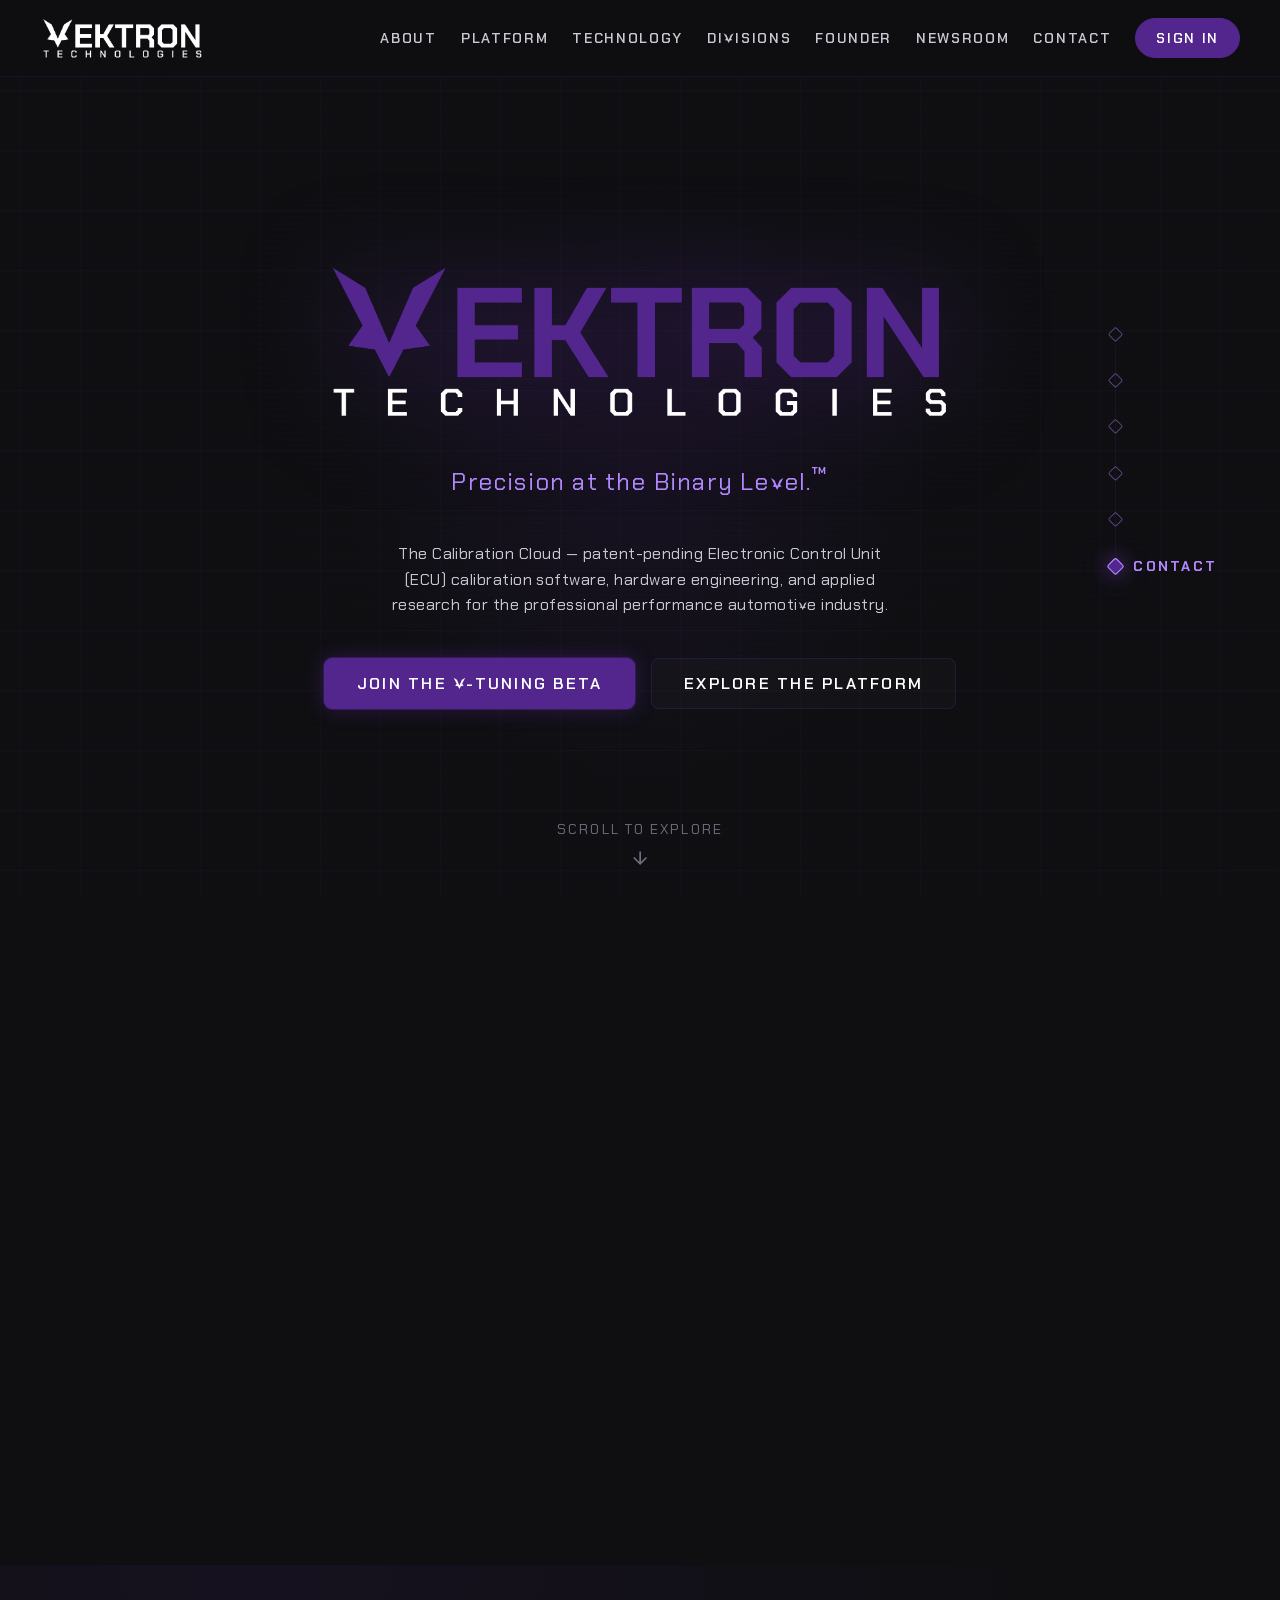
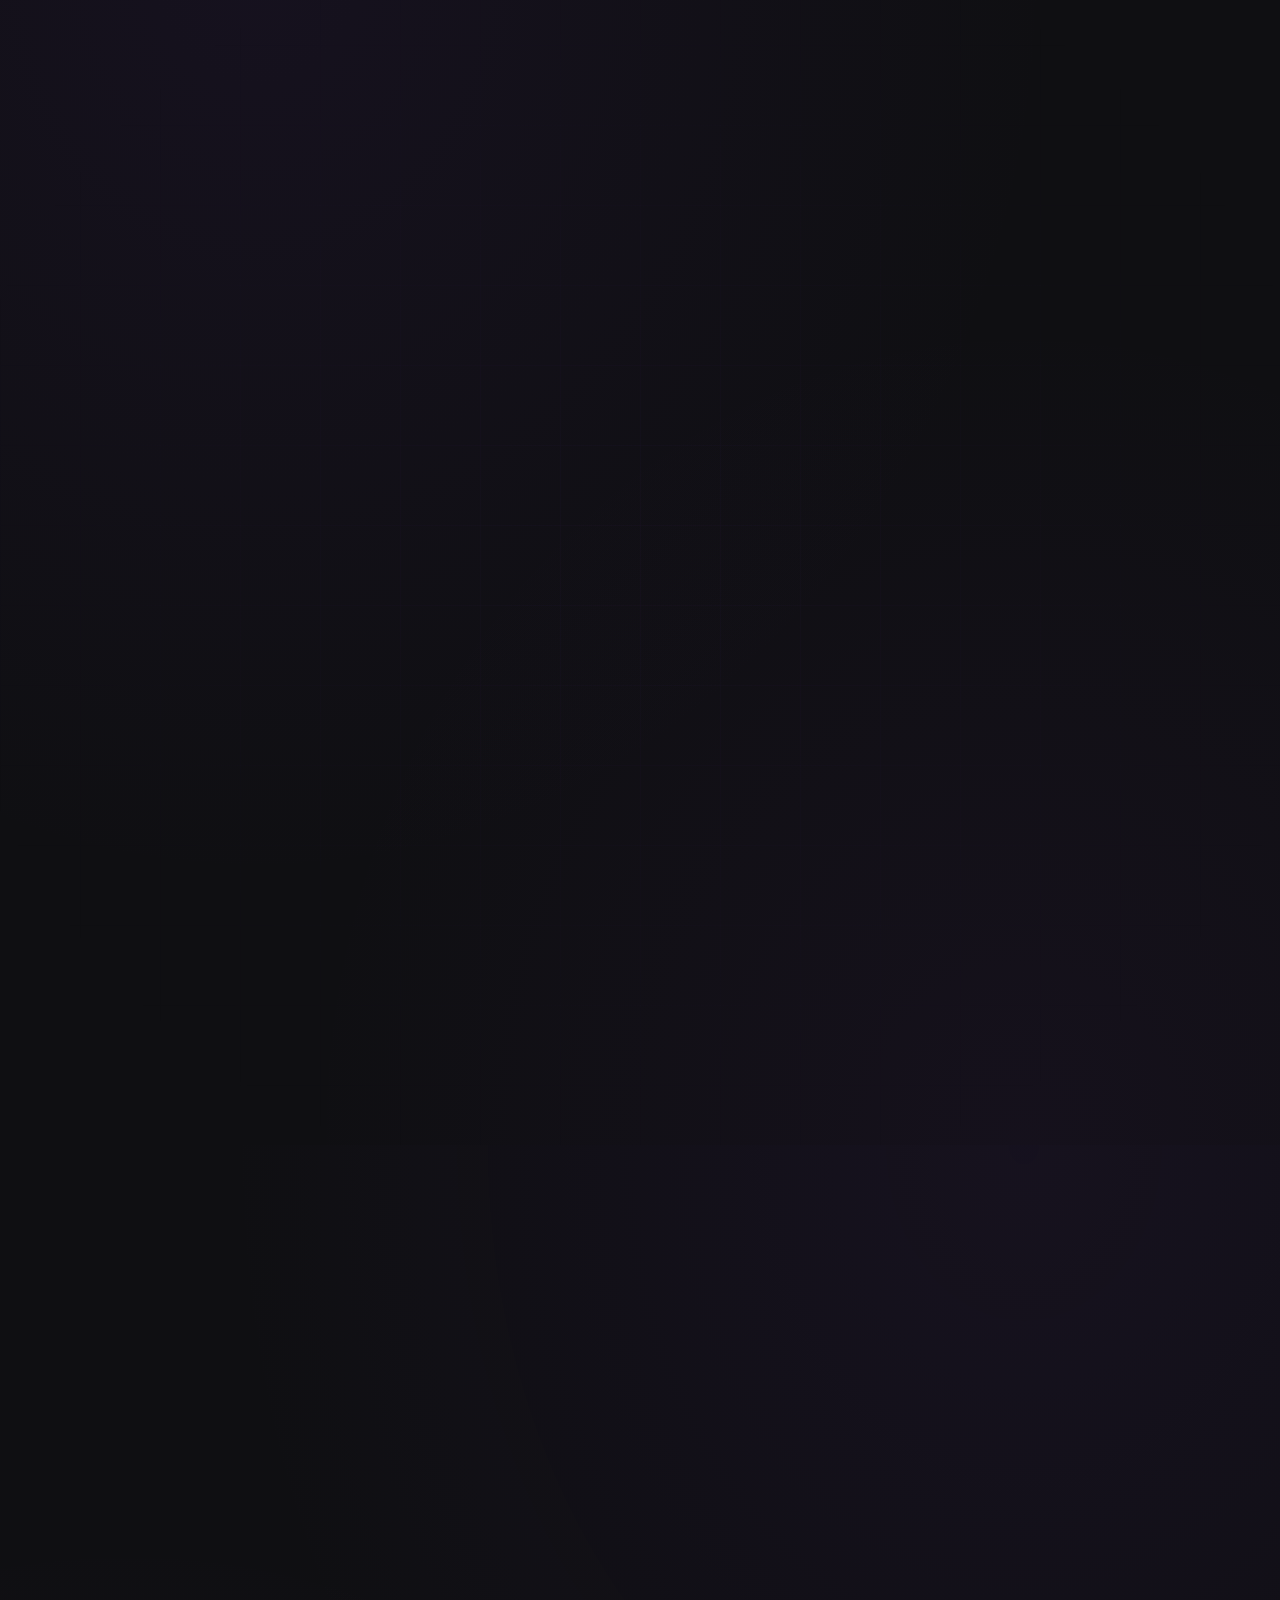
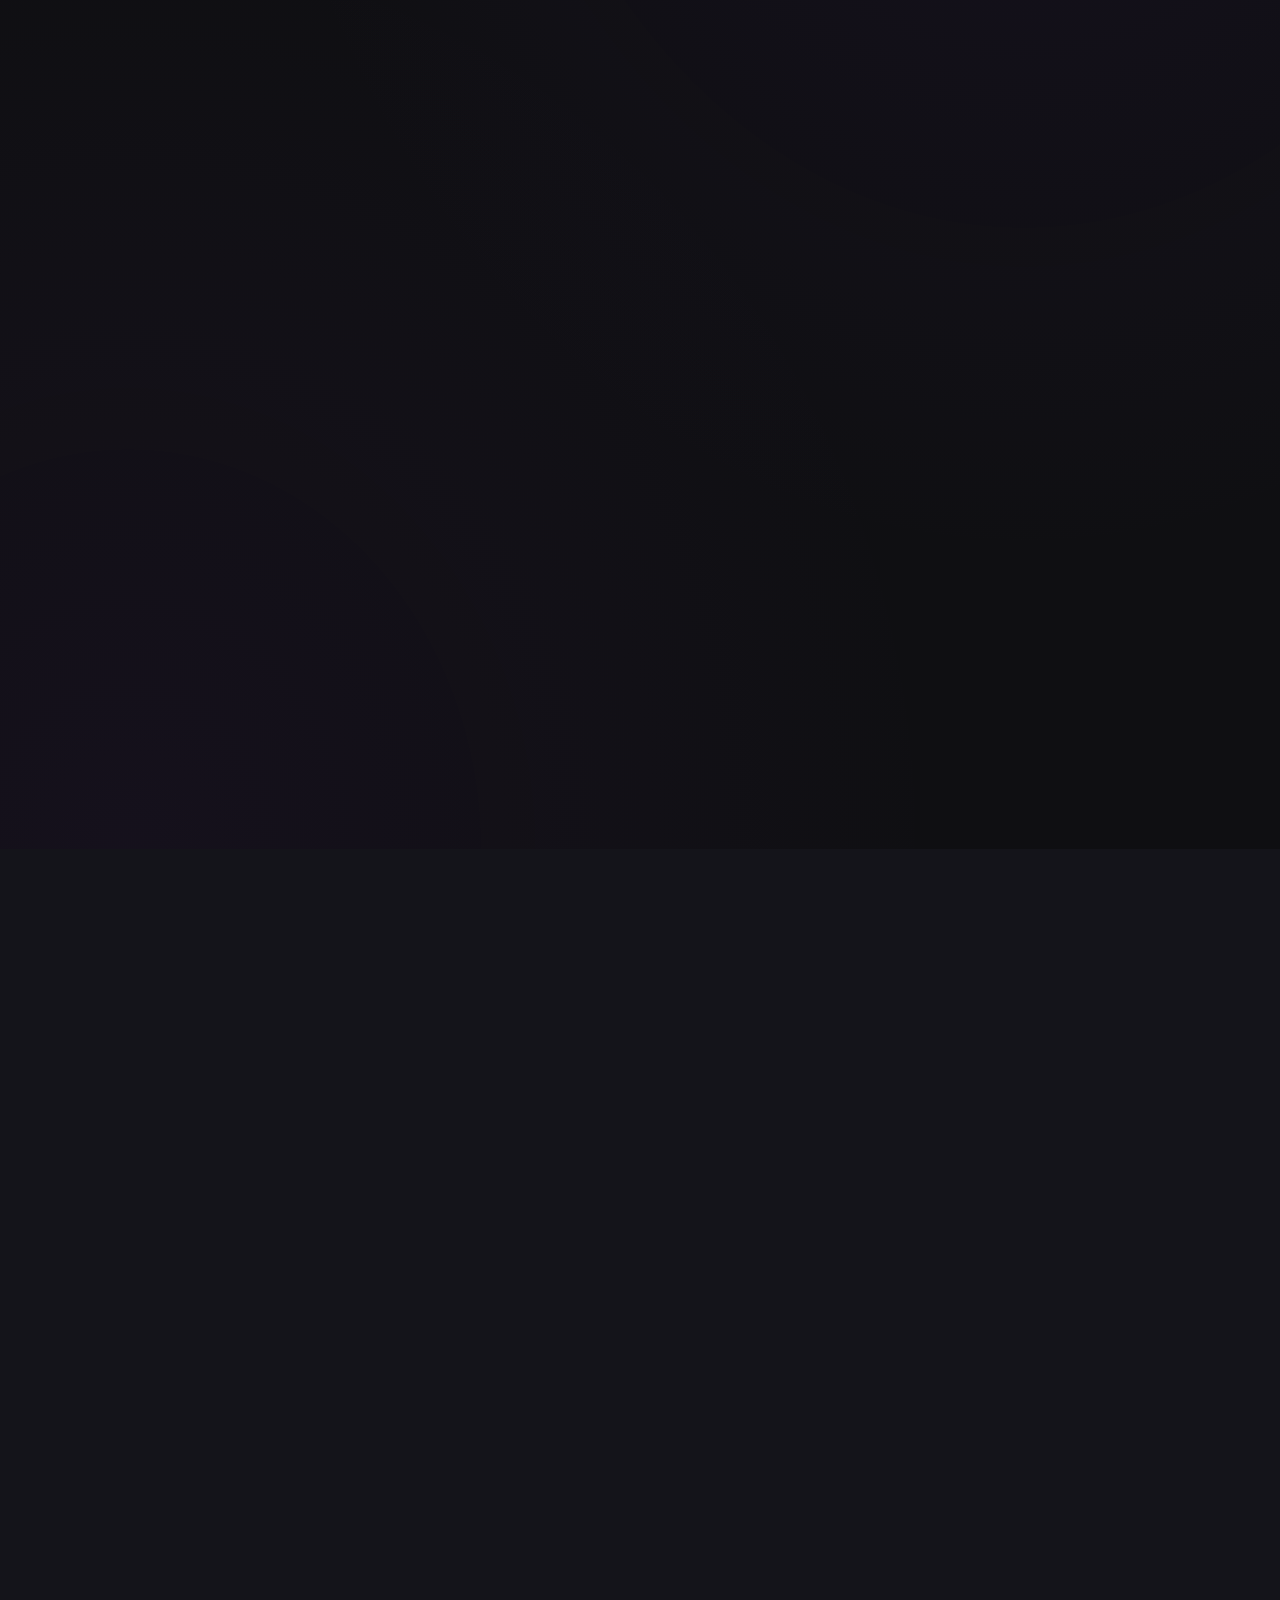
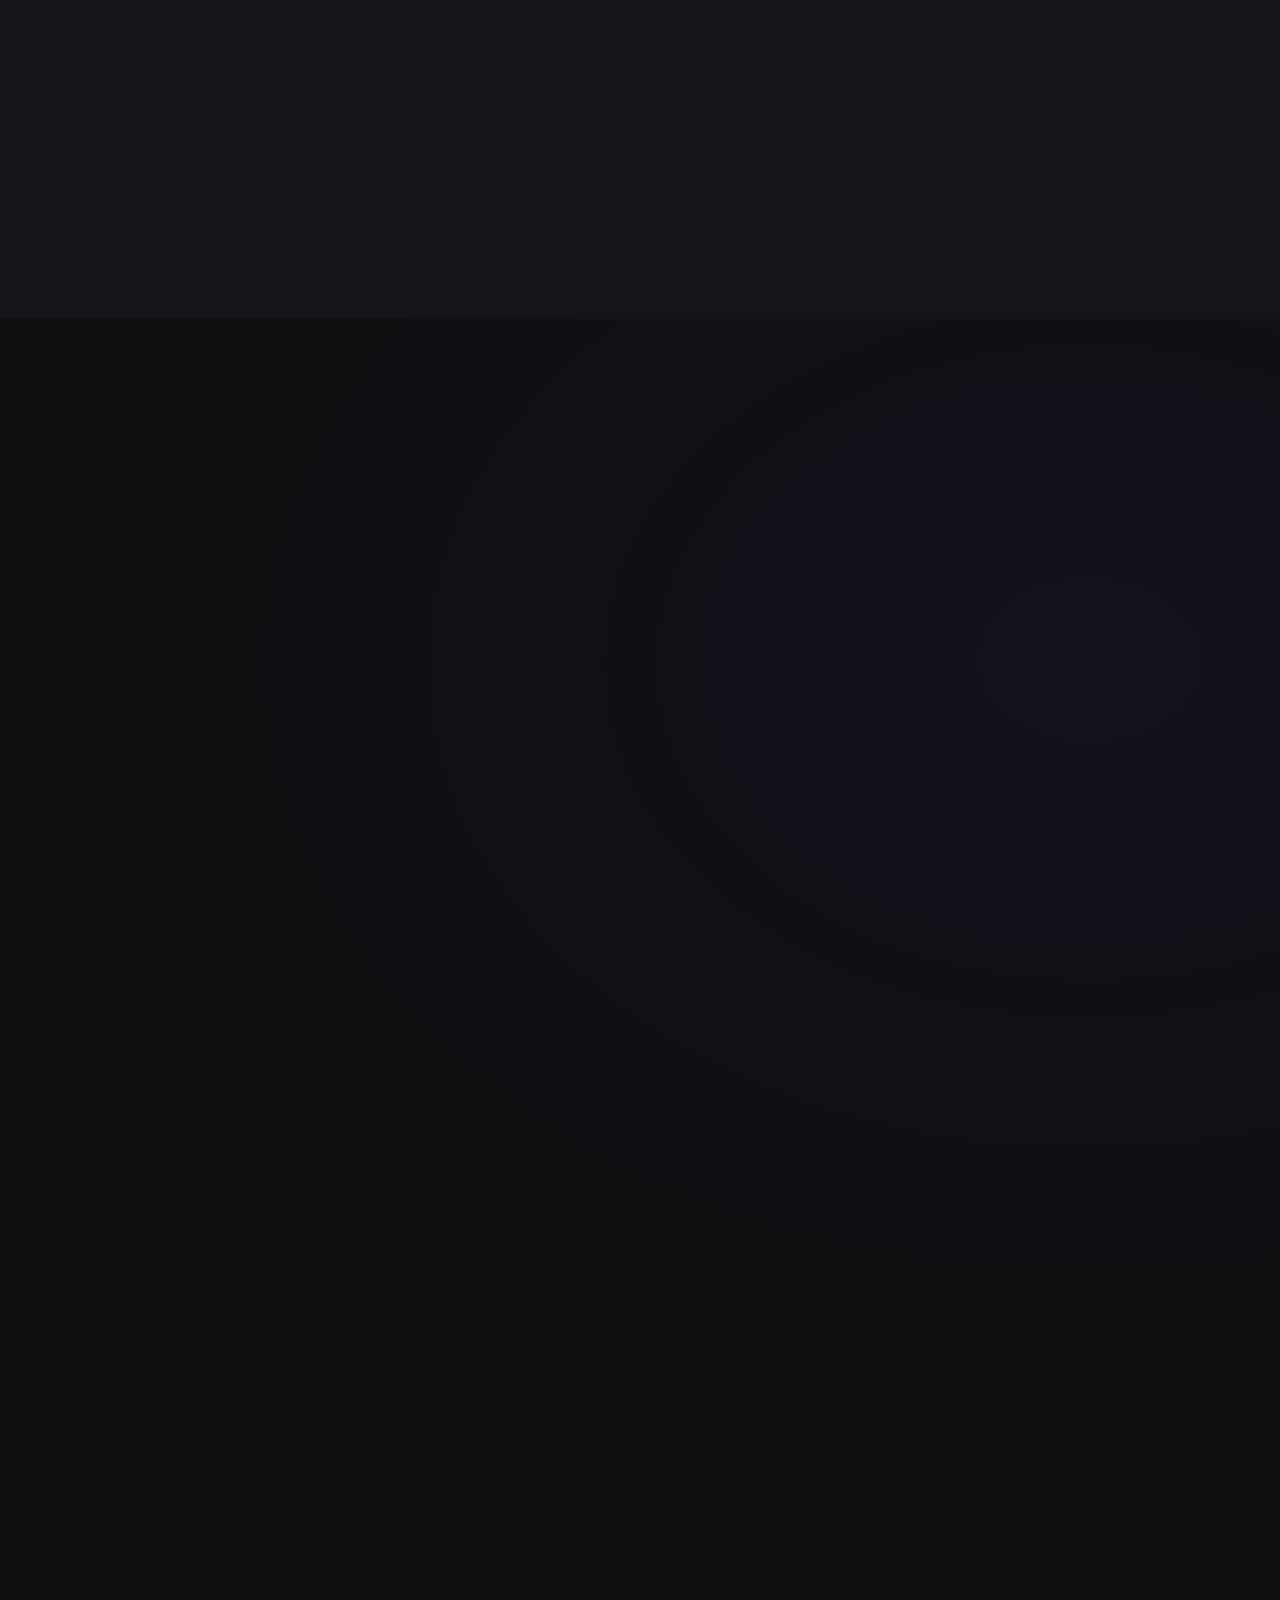
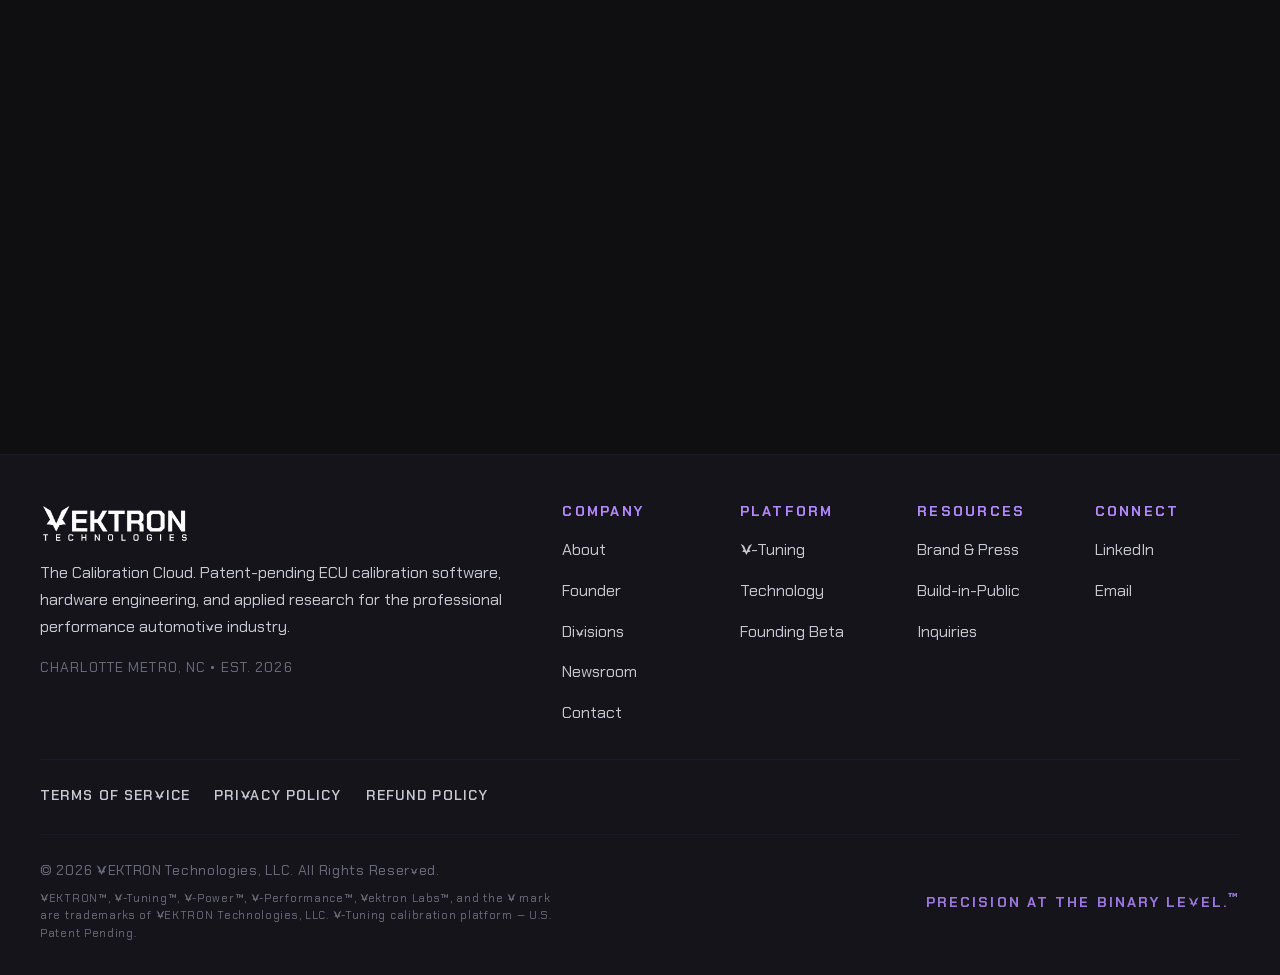
<file: index.html>
<!DOCTYPE html>
<html lang="en" data-theme="dark">
<head>
<meta charset="UTF-8">
<meta name="viewport" content="width=device-width, initial-scale=1.0">
<title>VEKTRON Technologies — Precision at the Binary Level.™</title>
<meta name="description" content="VEKTRON Technologies, LLC is an automotive technology company in the Charlotte Metro area. We build the Calibration Cloud — patent-pending V-Tuning software, V-Power hardware, and engineering services for the performance automotive industry.">
<meta name="theme-color" content="#53268E">

<!-- Canonical -->
<link rel="canonical" href="https://vektrontechnologies.com/">

<!-- Open Graph -->
<meta property="og:title" content="VEKTRON Technologies — Precision at the Binary Level.™">
<meta property="og:description" content="The Calibration Cloud. Patent-pending V-Tuning software, V-Power hardware, and engineering services from VEKTRON Technologies, LLC.">
<meta property="og:type" content="website">
<meta property="og:url" content="https://vektrontechnologies.com/">
<meta property="og:site_name" content="VEKTRON Technologies">
<meta property="og:image" content="https://vektrontechnologies.com/assets/social/og_card.png">
<meta property="og:image:width" content="1200">
<meta property="og:image:height" content="630">
<meta name="twitter:card" content="summary_large_image">
<meta name="twitter:title" content="VEKTRON Technologies — Precision at the Binary Level.™">
<meta name="twitter:description" content="The Calibration Cloud. Patent-pending V-Tuning software and V-Power hardware engineering.">
<meta name="twitter:image" content="https://vektrontechnologies.com/assets/social/og_card.png">

<!-- Favicons (V mark v9 — Obsidian Plate, Vektron Violet V, 14% squircle) -->
<link rel="icon" type="image/x-icon" href="./assets/favicon/favicon.ico?v=21">
<link rel="icon" type="image/svg+xml" href="./assets/brand/v_favicon_obsidian_plate.svg?v=21">
<link rel="icon" type="image/png" sizes="16x16" href="./assets/favicon/favicon-16.png?v=21">
<link rel="icon" type="image/png" sizes="32x32" href="./assets/favicon/favicon-32.png?v=21">
<link rel="icon" type="image/png" sizes="192x192" href="./assets/favicon/favicon-192.png?v=21">
<link rel="icon" type="image/png" sizes="512x512" href="./assets/favicon/favicon-512.png?v=21">
<link rel="apple-touch-icon" sizes="180x180" href="./assets/favicon/apple-touch-icon.png?v=21">

<!-- Stylesheets -->
<link rel="stylesheet" href="./base.css?v=24">
<link rel="stylesheet" href="./style.css?v=24">

<!-- Structured data — Organization schema for richer search results -->
<script type="application/ld+json">
{
  "@context": "https://schema.org",
  "@type": "Organization",
  "name": "VEKTRON Technologies, LLC",
  "alternateName": "VEKTRON",
  "url": "https://vektrontechnologies.com/",
  "logo": "https://vektrontechnologies.com/assets/brand/signature_vektron_violet_tech_white_1600.png",
  "slogan": "Precision at the Binary Level.",
  "description": "VEKTRON Technologies, LLC is an automotive technology company building the Calibration Cloud — patent-pending V-Tuning ECU calibration software, V-Power hardware engineering, and applied research for the professional performance automotive industry.",
  "foundingDate": "2026",
  "founders": [{
    "@type": "Person",
    "name": "Markell Winters-Edwards",
    "jobTitle": "Founder & CEO",
    "sameAs": "https://linkedin.com/in/markellwinters"
  }],
  "address": {
    "@type": "PostalAddress",
    "addressRegion": "NC",
    "addressLocality": "Charlotte Metro",
    "addressCountry": "US"
  },
  "email": "info@vektrontechnologies.com",
  "knowsAbout": ["ECU calibration", "Automotive tuning", "Embedded systems engineering", "Bosch ECU architectures", "Performance automotive software"],
  "sameAs": ["https://linkedin.com/in/markellwinters"]
}
</script>
</head>
<body>

  <!-- ========== HEADER ========== -->
  <header class="site-header" role="banner">
    <div class="header-inner">
      <a href="#hero" class="header-logo" aria-label="VEKTRON Technologies — Home">
        <img src="./assets/brand/signature_transparent_white.png" alt="VEKTRON Technologies" width="180" height="48">
      </a>

      <button class="nav-toggle" aria-label="Toggle navigation" aria-expanded="false">
        <span></span><span></span><span></span>
      </button>

      <nav>
        <ul class="header-nav" role="list">
          <li><a href="#about">About</a></li>
          <li><a href="#platform">Platform</a></li>
          <li><a href="#technology">Technology</a></li>
          <li><a href="#divisions">Divisions</a></li>
          <li><a href="#founder">Founder</a></li>
          <li><a href="./newsroom.html">Newsroom</a></li>
          <li><a href="#contact">Contact</a></li>
          <li class="nav-signin-li"><a href="https://app.vektrontech.dev" class="nav-signin" rel="noopener">Sign In</a></li>
        </ul>
      </nav>
    </div>
    <!-- Scroll progress meter — thin Plasma rail under the header -->
    <div class="scroll-progress" aria-hidden="true"><span class="scroll-progress-bar"></span></div>
  </header>

  <!-- ========== CHAPTER INDEX RAIL (desktop) ==========
       VEKTRON-native vertical waypoint rail. Diamond nodes (the brand's
       45° feature-bullet motif), not numerals — deliberately NOT a
       Perplexity-style numbered TOC. Tracks scroll via IntersectionObserver. -->
  <nav class="chapter-rail" aria-label="Section navigation">
    <ul role="list">
      <li><a href="#about" data-rail="about"><span class="rail-node" aria-hidden="true"></span><span class="rail-label">About</span></a></li>
      <li><a href="#platform" data-rail="platform"><span class="rail-node" aria-hidden="true"></span><span class="rail-label">Platform</span></a></li>
      <li><a href="#technology" data-rail="technology"><span class="rail-node" aria-hidden="true"></span><span class="rail-label">Technology</span></a></li>
      <li><a href="#divisions" data-rail="divisions"><span class="rail-node" aria-hidden="true"></span><span class="rail-label">Divisions</span></a></li>
      <li><a href="#founder" data-rail="founder"><span class="rail-node" aria-hidden="true"></span><span class="rail-label">Founder</span></a></li>
      <li><a href="#contact" data-rail="contact"><span class="rail-node" aria-hidden="true"></span><span class="rail-label">Contact</span></a></li>
    </ul>
  </nav>


  <!-- ========== HERO ========== -->
  <section class="hero scanlines" id="hero" aria-label="Hero">
    <div class="grid-overlay"></div>
    <div class="hero-ambient"></div>

    <div class="hero-content" data-hero-stage>
      <h1 class="sr-only">VEKTRON Technologies — Precision at the Binary Level. The Calibration Cloud for professional ECU tuning.</h1>
      <img src="./assets/brand/signature_vektron_violet_tech_white.png?v=8" alt="VEKTRON Technologies" class="hero-logo" width="800" height="214">
      <p class="hero-tagline"><em>Precision at the Binary <span class="nowrap-tm">Level.<sup aria-label="trademark">™</sup></span></em></p>
      <p class="hero-sub">The Calibration Cloud — patent-pending Electronic Control Unit (ECU) calibration software, hardware engineering, and applied research for the professional performance automotive industry.</p>

      <div class="hero-cta-row">
        <a class="hero-cta hero-cta--primary" href="./beta.html">Join the V-Tuning Beta</a>
        <a class="hero-cta hero-cta--ghost" href="#platform">Explore the Platform</a>
      </div>
    </div>

    <div class="scroll-indicator" aria-hidden="true">
      <span>Scroll to explore</span>
      <svg viewBox="0 0 24 24" fill="none" stroke="currentColor" stroke-width="2" stroke-linecap="round">
        <path d="M12 5v14M5 12l7 7 7-7"/>
      </svg>
    </div>
  </section>


  <!-- ========== ABOUT ========== -->
  <section class="about" id="about" aria-labelledby="about-heading">
    <div class="about-content">
      <div class="reveal">
        <div class="section-label" aria-hidden="true">About Us</div>
        <h2 id="about-heading" class="section-title">Engineering the Future of Calibration</h2>
        <p class="section-desc">
          VEKTRON<sup>™</sup> Technologies, LLC is an automotive technology company founded in 2026 and headquartered in the Charlotte Metro area. We are building a vertically integrated platform for the modern performance industry — a patent-pending software cloud, custom hardware, applied research, and professional services — all under one disciplined brand. We exist to give serious tuners, shops, and OEM partners tools built to a higher standard than the industry has had access to until now.
        </p>
      </div>

      <div class="stats-row reveal">
        <div class="stat-item">
          <div class="stat-value" data-target="4" data-suffix="">0</div>
          <div class="stat-label">Divisions</div>
        </div>
        <div class="stat-item">
          <div class="stat-value" data-target="1" data-suffix="">0</div>
          <div class="stat-label">Patent Pending</div>
        </div>
        <div class="stat-item">
          <div class="stat-value" data-target="5" data-suffix="">0</div>
          <div class="stat-label">Languages</div>
        </div>
        <div class="stat-item">
          <div class="stat-value" data-target="2026" data-suffix="">0</div>
          <div class="stat-label">Established</div>
        </div>
      </div>
    </div>
  </section>


  <!-- ========== PLATFORM / V-TUNING ========== -->
  <section class="platform" id="platform" aria-labelledby="platform-heading">
    <div class="container">
      <div class="platform-grid">

        <div class="reveal">
          <div class="section-label" aria-hidden="true">Flagship Platform</div>
          <h2 id="platform-heading" class="section-title">V-Tuning — The Calibration Cloud</h2>
          <p class="section-desc">
            V-Tuning by VEKTRON is our flagship cloud platform for professional ECU calibration. Built from the binary up by working tuners, it consolidates the workflow that today's industry spreads across half a dozen disconnected tools — into one safety-focused, multi-platform environment designed for shops that need to ship clean tunes every day.
          </p>

          <ul class="platform-features" role="list">
            <li><span class="feature-bullet" aria-hidden="true"></span><div><strong>Patent-Pending Architecture</strong><span>Provisional patent on file with the USPTO — our calibration engine and safety systems are protected intellectual property.</span></div></li>
            <li><span class="feature-bullet" aria-hidden="true"></span><div><strong>Multi-Platform &amp; Multi-Language</strong><span>Cross-platform support designed for a global tuner community, with multi-language UI from day one.</span></div></li>
            <li><span class="feature-bullet" aria-hidden="true"></span><div><strong>Safety-First by Design</strong><span>Guardrails, validation, and rollback baked into the workflow — not added on as an afterthought.</span></div></li>
            <li><span class="feature-bullet" aria-hidden="true"></span><div><strong>Built for Shops</strong><span>Individual and enterprise tiers planned — designed to scale from solo tuner to multi-bay operation.</span></div></li>
          </ul>

          <div class="platform-meta">
            <span class="platform-badge">Patent Pending <span class="cyber-sep" aria-hidden="true">::</span> USPTO</span>
            <span class="platform-badge platform-badge--soft">Launching 2026</span>
          </div>

          <div class="hero-cta-row" style="margin-top:1.6rem">
            <a class="hero-cta hero-cta--primary" href="./beta.html">Reserve Your Founding Beta Seat</a>
          </div>
        </div>

        <aside class="platform-card reveal" aria-label="V-Tuning summary">
          <div class="platform-card-mark platform-card-mark--glitch" aria-hidden="true">
            <img src="./assets/brand/v_mark.svg" alt="" width="160" height="120">
          </div>
          <div class="platform-card-name">V-Tuning</div>
          <div class="platform-card-tagline">The Calibration Cloud.</div>
          <div class="platform-card-stack">
            <div><span>Type</span><strong>SaaS Platform</strong></div>
            <div><span>Audience</span><strong>Pro Tuners &amp; Shops</strong></div>
            <div><span>Status</span><strong>Patent Pending</strong></div>
            <div><span>Launch</span><strong>2026</strong></div>
          </div>
        </aside>

      </div>
    </div>
  </section>


  <!-- ========== TECHNOLOGY / CAPABILITIES ========== -->
  <section class="technology" id="technology" aria-labelledby="technology-heading">
    <div class="container">
      <div class="reveal">
        <div class="section-label" aria-hidden="true">The Engineering</div>
        <h2 id="technology-heading" class="section-title">Built From the Binary Up</h2>
        <p class="section-desc">
          VEKTRON is engineered at the level most tools never reach — the raw calibration binary itself. Where the industry stitches together a half-dozen disconnected utilities, we build one disciplined system around the data. These are the capabilities that define the platform; the methods behind them are protected intellectual property.
        </p>
      </div>

      <div class="tech-grid">
        <article class="tech-card reveal">
          <div class="tech-card-mark" aria-hidden="true">
            <svg viewBox="0 0 24 24" fill="none" stroke="currentColor" stroke-width="1.5" stroke-linecap="round" stroke-linejoin="round"><path d="M9 3H5a2 2 0 0 0-2 2v4m6-6h10a2 2 0 0 1 2 2v4M9 3v18m0 0H5a2 2 0 0 1-2-2v-4m6 6h10a2 2 0 0 0 2-2v-4"/><path d="M3 9h18M3 15h18"/></svg>
          </div>
          <h3 class="tech-card-title">Binary-Level Calibration</h3>
          <p class="tech-card-desc">Direct work with the calibration data inside the ECU — not a thin wrapper over someone else's editor. Maps, scaling, and structure are surfaced as real, human-readable math.</p>
        </article>

        <article class="tech-card reveal">
          <div class="tech-card-mark" aria-hidden="true">
            <svg viewBox="0 0 24 24" fill="none" stroke="currentColor" stroke-width="1.5" stroke-linecap="round" stroke-linejoin="round"><path d="M12 22s8-4 8-10V5l-8-3-8 3v7c0 6 8 10 8 10z"/><path d="m9 12 2 2 4-4"/></svg>
          </div>
          <h3 class="tech-card-title">Safety Systems by Design</h3>
          <p class="tech-card-desc">Validation, guardrails, and integrity checks are part of the workflow itself — not bolted on afterward. The platform is built to catch the mistake before it ever reaches the vehicle.</p>
        </article>

        <article class="tech-card reveal">
          <div class="tech-card-mark" aria-hidden="true">
            <svg viewBox="0 0 24 24" fill="none" stroke="currentColor" stroke-width="1.5" stroke-linecap="round" stroke-linejoin="round"><circle cx="12" cy="12" r="10"/><path d="M2 12h20M12 2a15.3 15.3 0 0 1 4 10 15.3 15.3 0 0 1-4 10 15.3 15.3 0 0 1-4-10 15.3 15.3 0 0 1 4-10z"/></svg>
          </div>
          <h3 class="tech-card-title">Multi-Platform Architecture</h3>
          <p class="tech-card-desc">One environment designed to span ECU families and tooling, with multi-language support from day one. Built for a global tuner community, not a single bench.</p>
        </article>

        <article class="tech-card reveal">
          <div class="tech-card-mark" aria-hidden="true">
            <svg viewBox="0 0 24 24" fill="none" stroke="currentColor" stroke-width="1.5" stroke-linecap="round" stroke-linejoin="round"><path d="M21 16V8a2 2 0 0 0-1-1.73l-7-4a2 2 0 0 0-2 0l-7 4A2 2 0 0 0 3 8v8a2 2 0 0 0 1 1.73l7 4a2 2 0 0 0 2 0l7-4A2 2 0 0 0 21 16z"/><path d="m3.3 7 8.7 5 8.7-5M12 22V12"/></svg>
          </div>
          <h3 class="tech-card-title">The Calibration Cloud</h3>
          <p class="tech-card-desc">A cloud-native backbone for the entire calibration workflow — project state, history, and collaboration in one place, engineered to scale from a solo tuner to a multi-bay shop.</p>
        </article>
      </div>

      <div class="tech-statement reveal">
        <p>Every layer is held to one standard: <strong>precision at the binary level.</strong> The underlying methods are protected, patent-pending intellectual property.</p>
      </div>
    </div>
  </section>


  <!-- ========== DIVISIONS ========== -->
  <section class="divisions" id="divisions" aria-labelledby="divisions-heading">
    <div class="container">
      <div class="reveal">
        <div class="section-label" aria-hidden="true">Our Divisions</div>
        <h2 id="divisions-heading" class="section-title">One Brand. Four Disciplines.</h2>
        <p class="section-desc">VEKTRON operates as a vertically integrated holding for software, hardware, applied research, and professional services. Each division shares the same engineering standard and the same brand discipline.</p>
      </div>

      <div class="divisions-grid">

        <div class="division-card division-card--v-tuning reveal">
          <div class="division-card-mark" aria-hidden="true">
            <img src="./assets/brand/v_mark.svg" alt="" width="48" height="36">
          </div>
          <h3 class="division-card-name">V-Tuning<sup>™</sup></h3>
          <div class="division-card-subtitle">Calibration Software · SaaS</div>
          <p class="division-card-desc">Our flagship patent-pending ECU calibration platform. Professional-grade workflow, multi-language support, and safety systems engineered for shops that ship daily.</p>
          <div class="division-card-badge">Patent Pending</div>
        </div>

        <div class="division-card division-card--v-power reveal">
          <div class="division-card-mark" aria-hidden="true">
            <img src="./assets/brand/v_mark.svg" alt="" width="48" height="36">
          </div>
          <h3 class="division-card-name">V-Power<sup>™</sup></h3>
          <div class="division-card-subtitle">Hardware Engineering</div>
          <p class="division-card-desc">Custom ECU hardware, retrofit and adapter kits, and fabricated automotive components. Bridging vintage craftsmanship with modern embedded engineering.</p>
        </div>

        <div class="division-card division-card--v-performance reveal">
          <div class="division-card-mark" aria-hidden="true">
            <img src="./assets/brand/v_mark.svg" alt="" width="48" height="36">
          </div>
          <h3 class="division-card-name">V-Performance<sup>™</sup></h3>
          <div class="division-card-subtitle">Training &amp; Certification</div>
          <p class="division-card-desc">Professional tuner education, enterprise licensing for shops and dealerships, and consulting services for the performance automotive industry.</p>
        </div>

        <div class="division-card division-card--labs reveal">
          <div class="division-card-mark" aria-hidden="true">
            <img src="./assets/brand/v_mark.svg" alt="" width="48" height="36">
          </div>
          <h3 class="division-card-name">Vektron Labs<sup>™</sup></h3>
          <div class="division-card-subtitle">Research &amp; Development</div>
          <p class="division-card-desc">Our applied-research division. We prototype the next generation of calibration tooling, embedded systems, and platform abstractions before they ship into product.</p>
        </div>

      </div>
    </div>
  </section>


  <!-- ========== FOUNDER ========== -->
  <section class="founder" id="founder" aria-labelledby="founder-heading">
    <div class="container">
      <div class="founder-grid">
        <div class="founder-photo reveal">
          <img src="./assets/founder/markell_winters_edwards.png" alt="Markell Winters-Edwards, Founder &amp; CEO of VEKTRON Technologies" width="520" height="650" loading="lazy">
        </div>
        <div class="founder-copy reveal">
          <div class="section-label" aria-hidden="true">Founder</div>
          <h2 id="founder-heading" class="section-title">Built by a Tuner. Engineered Like a Defense Contractor.</h2>

          <blockquote class="founder-quote">
            <p>I built VEKTRON because the gap between cars and the people who fix them keeps widening. Mechanics are racing to keep up with technology the OEMs lock down tighter every year, and tuners like me have been stuck with tools that feel like they were designed in another decade. I wanted something simple — sliders, real math, real logs, no guesswork — just to make my Jetta run the way I knew it could. The deeper I went, the more obvious it became: calibration should be intelligent by now. V-Tuning is that future. It’s the dream I’m turning into a platform, so the next generation of tuners and shops doesn’t have to start from scratch the way I did.</p>
            <cite>Markell Winters-Edwards <span class="cyber-sep" aria-hidden="true">::</span> Founder &amp; CEO</cite>
          </blockquote>

          <p class="section-desc">
            VEKTRON Technologies was founded by <strong>Markell Winters-Edwards</strong> — Founder, CEO, and Lead Engineer. Drawing on a background in embedded systems, cybersecurity, and disciplined product development, Markell built VEKTRON to bring professional, vertically integrated tooling to an industry that has been underserved for too long. Every piece of the brand — from the V mark to the Nyctos typeface to the patent-pending calibration architecture — is held to a single standard: precision at the binary level.
          </p>
          <div class="founder-meta">
            <a class="founder-link" href="https://linkedin.com/in/markellwinters" target="_blank" rel="noopener noreferrer">LinkedIn → markellwinters</a>
            <span class="founder-divider" aria-hidden="true"></span>
            <span class="founder-location">Charlotte Metro · NC</span>
          </div>
        </div>
      </div>
    </div>
  </section>


  <!-- ========== CONTACT ========== -->
  <section class="contact-section" id="contact" aria-labelledby="contact-heading">
    <div class="container">
      <div class="reveal">
        <div class="section-label" aria-hidden="true">Get in Touch</div>
        <h2 id="contact-heading" class="section-title">Contact VEKTRON</h2>
        <p class="section-desc">For platform inquiries, enterprise licensing, hardware projects, partnerships, or press — we would love to hear from you.</p>
      </div>

      <div class="contact-grid reveal">
        <div class="contact-card">
          <div class="contact-card-icon">
            <svg viewBox="0 0 24 24" fill="none" stroke="currentColor" stroke-width="1.5" stroke-linecap="round" stroke-linejoin="round">
              <path d="M4 4h16c1.1 0 2 .9 2 2v12c0 1.1-.9 2-2 2H4c-1.1 0-2-.9-2-2V6c0-1.1.9-2 2-2z"/>
              <polyline points="22,6 12,13 2,6"/>
            </svg>
          </div>
          <h3 class="contact-card-title">Email</h3>
          <a href="mailto:info@vektrontechnologies.com" class="contact-card-link">info@vektrontechnologies.com</a>
        </div>

        <div class="contact-card">
          <div class="contact-card-icon">
            <svg viewBox="0 0 24 24" fill="none" stroke="currentColor" stroke-width="1.5" stroke-linecap="round" stroke-linejoin="round">
              <path d="M21 10c0 7-9 13-9 13s-9-6-9-13a9 9 0 0118 0z"/>
              <circle cx="12" cy="10" r="3"/>
            </svg>
          </div>
          <h3 class="contact-card-title">Location</h3>
          <p class="contact-card-text">Charlotte Metro<br>North Carolina, USA</p>
        </div>

        <div class="contact-card">
          <div class="contact-card-icon">
            <svg viewBox="0 0 24 24" fill="none" stroke="currentColor" stroke-width="1.5" stroke-linecap="round" stroke-linejoin="round">
              <rect x="2" y="3" width="20" height="14" rx="2" ry="2"/>
              <line x1="8" y1="21" x2="16" y2="21"/>
              <line x1="12" y1="17" x2="12" y2="21"/>
            </svg>
          </div>
          <h3 class="contact-card-title">Business Hours</h3>
          <p class="contact-card-text">Monday – Friday<br>9:00 AM – 6:00 PM EST</p>
        </div>
      </div>
    </div>
  </section>


  <!-- ========== FOOTER ========== -->
  <footer class="site-footer" role="contentinfo">
    <div class="footer-inner">

      <div class="footer-top">
        <div class="footer-brand-col">
          <a class="footer-brand" href="#hero" aria-label="VEKTRON Technologies — Back to top">
            <img src="./assets/brand/signature_transparent_white.png" alt="VEKTRON Technologies" width="200" height="56" loading="lazy">
          </a>
          <p class="footer-brand-blurb">The Calibration Cloud. Patent-pending ECU calibration software, hardware engineering, and applied research for the professional performance automotive industry.</p>
          <p class="footer-brand-loc">Charlotte Metro, NC &bull; Est. 2026</p>
        </div>

        <nav class="footer-nav" aria-label="Footer">
          <div class="footer-col">
            <h2 class="footer-col-title">Company</h2>
            <ul role="list">
              <li><a href="#about">About</a></li>
              <li><a href="#founder">Founder</a></li>
              <li><a href="#divisions">Divisions</a></li>
              <li><a href="./newsroom.html">Newsroom</a></li>
              <li><a href="#contact">Contact</a></li>
            </ul>
          </div>
          <div class="footer-col">
            <h2 class="footer-col-title">Platform</h2>
            <ul role="list">
              <li><a href="#platform">V-Tuning</a></li>
              <li><a href="#technology">Technology</a></li>
              <li><a href="./beta.html">Founding Beta</a></li>
            </ul>
          </div>
          <div class="footer-col">
            <h2 class="footer-col-title">Resources</h2>
            <ul role="list">
              <li><a href="./brand.html">Brand &amp; Press</a></li>
              <li><a href="./newsroom.html">Build-in-Public</a></li>
              <li><a href="mailto:info@vektrontechnologies.com">Inquiries</a></li>
            </ul>
          </div>
          <div class="footer-col">
            <h2 class="footer-col-title">Connect</h2>
            <ul role="list">
              <li><a href="https://linkedin.com/in/markellwinters" target="_blank" rel="noopener noreferrer">LinkedIn</a></li>
              <li><a href="mailto:info@vektrontechnologies.com">Email</a></li>
            </ul>
          </div>
        </nav>
      </div>

      <div class="footer-divider"></div>

      <div class="footer-links">
        <a href="./terms.html">Terms of Service</a>
        <a href="./privacy.html">Privacy Policy</a>
        <a href="./refund.html">Refund Policy</a>
      </div>

      <div class="footer-divider"></div>

      <div class="footer-bottom">
        <div class="footer-legal">&copy; 2026 VEKTRON Technologies, LLC. All Rights Reserved. <span class="footer-tm">VEKTRON™, V-Tuning™, V-Power™, V-Performance™, Vektron Labs™, and the V mark are trademarks of VEKTRON Technologies, LLC. V-Tuning calibration platform — U.S. Patent Pending.</span></div>
        <div class="footer-classified">Precision at the Binary Level.<sup>™</sup></div>
      </div>

    </div>
  </footer>

  <!-- Scripts (deferred) -->
  <script src="./app.js?v=24" defer></script>

</body>
</html>
</file>
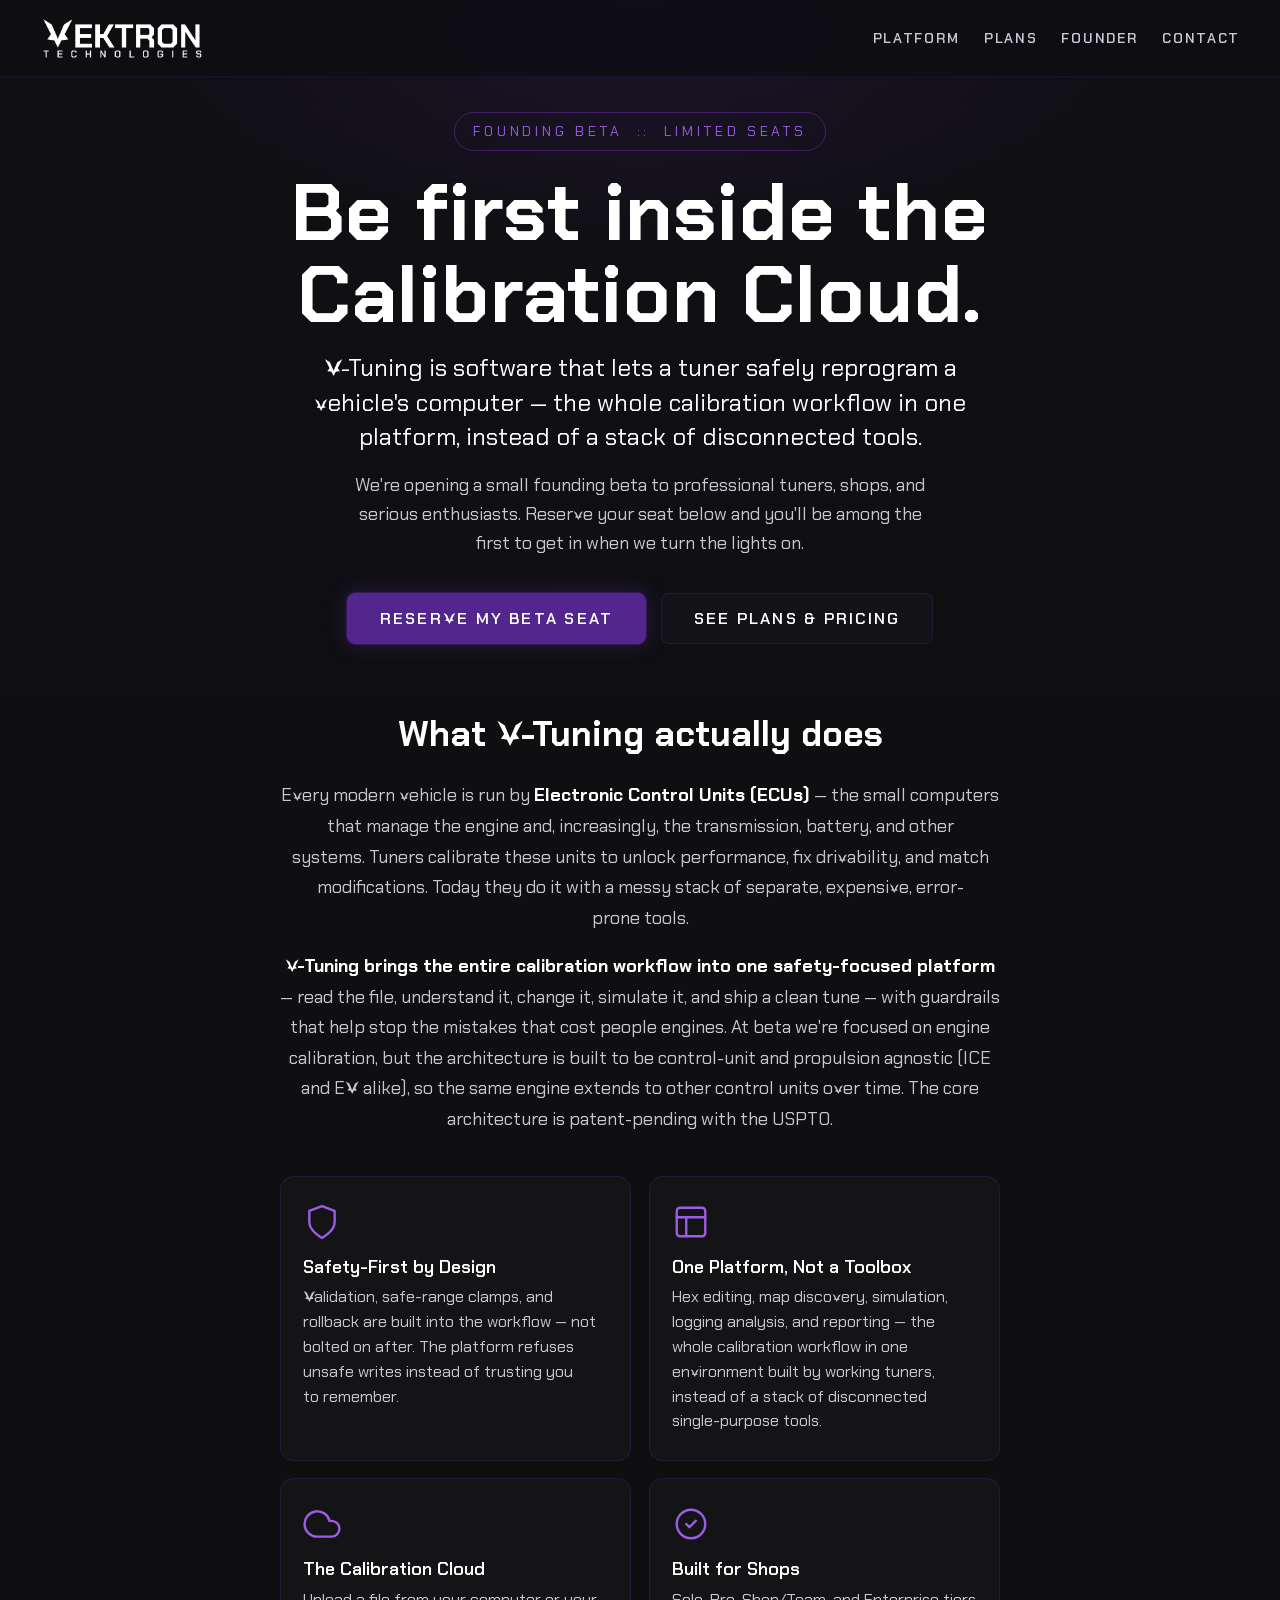
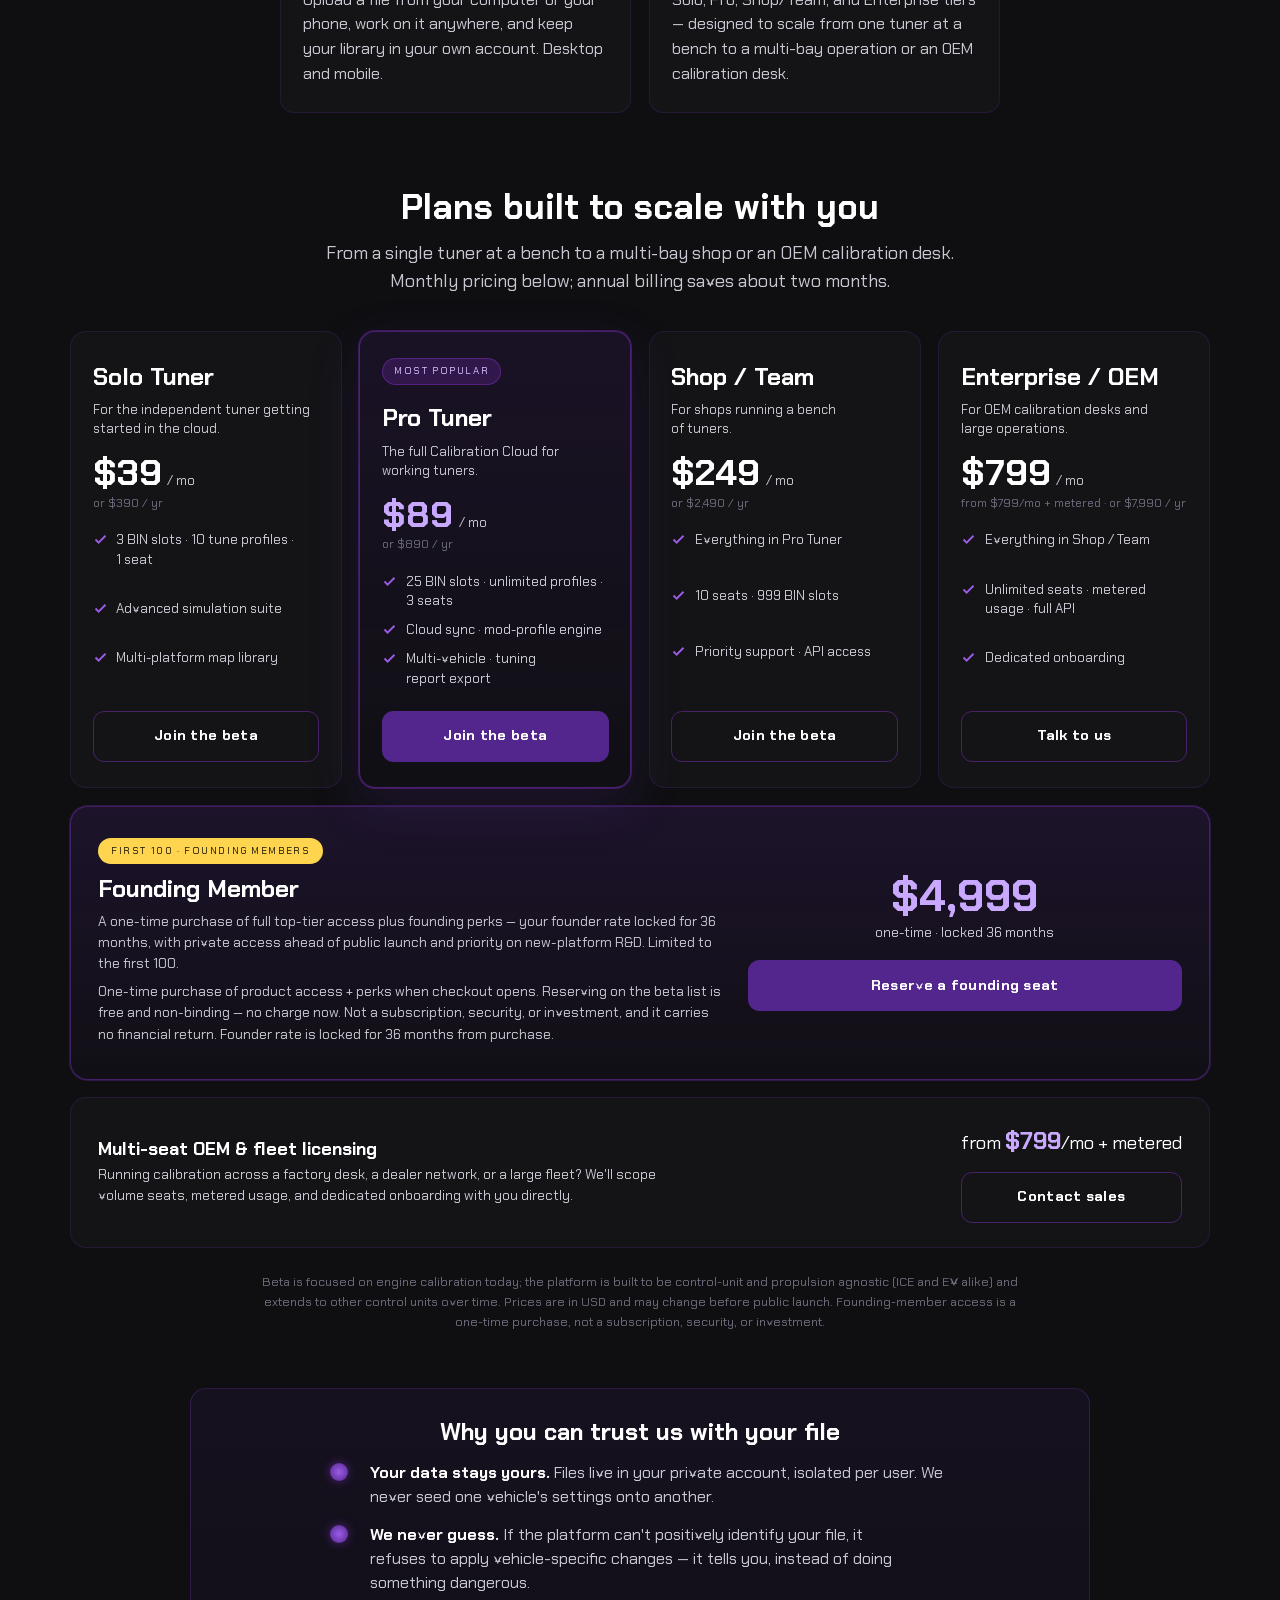
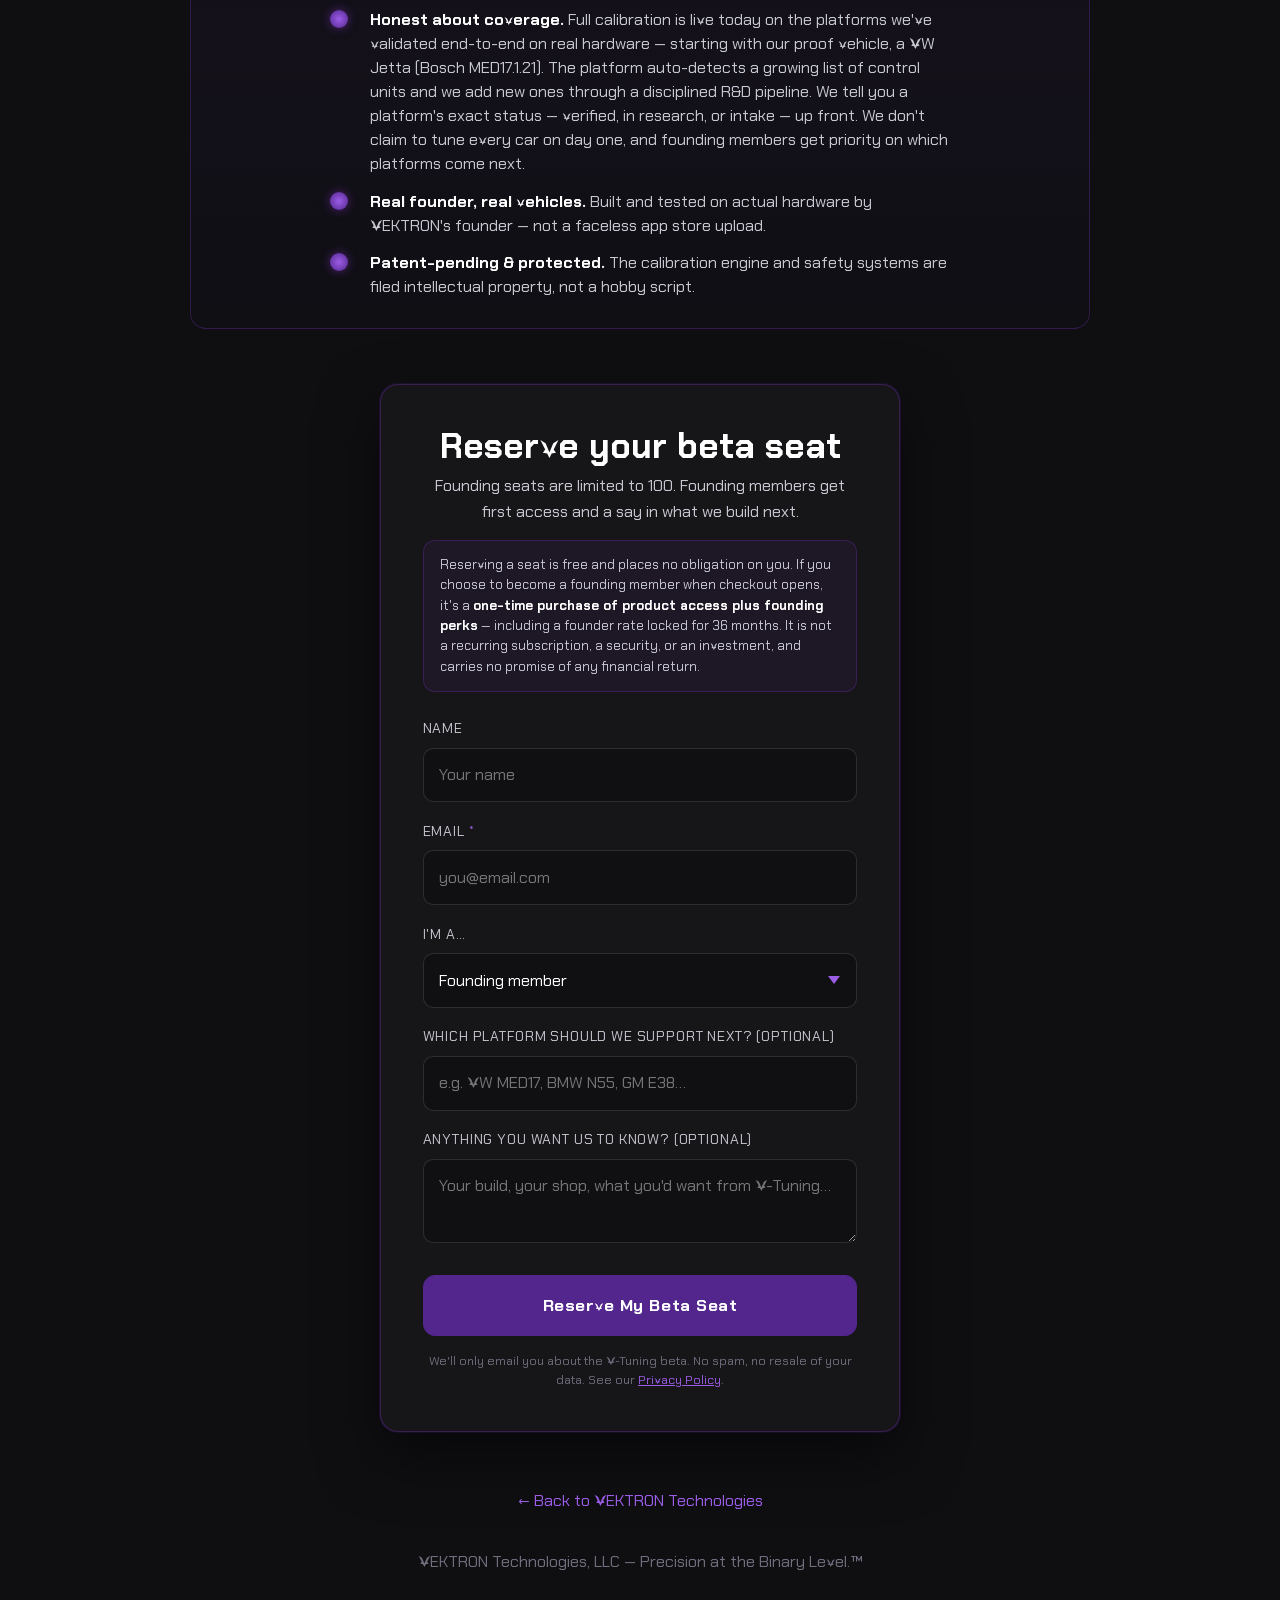
<file: beta.html>
<!DOCTYPE html>
<html lang="en" data-theme="dark">
<head>
<meta charset="UTF-8">
<meta name="viewport" content="width=device-width, initial-scale=1.0">
<title>Join the V-Tuning Beta — VEKTRON Technologies</title>
<meta name="description" content="Be a founding member of V-Tuning by VEKTRON — the Calibration Cloud. Software that lets professional tuners safely modify a vehicle's computer, all in one place. Reserve your beta seat.">
<meta name="theme-color" content="#53268E">

<!-- Canonical -->
<link rel="canonical" href="https://vektrontechnologies.com/beta.html">

<!-- Open Graph -->
<meta property="og:title" content="Join the V-Tuning Beta — VEKTRON Technologies">
<meta property="og:description" content="Reserve a founding seat in the V-Tuning beta. The Calibration Cloud — safe, professional ECU calibration software from VEKTRON Technologies.">
<meta property="og:type" content="website">
<meta property="og:url" content="https://vektrontechnologies.com/beta.html">
<meta property="og:site_name" content="VEKTRON Technologies">
<meta property="og:image" content="https://vektrontechnologies.com/assets/social/og_card.png">
<meta property="og:image:width" content="1200">
<meta property="og:image:height" content="630">
<meta name="twitter:card" content="summary_large_image">
<meta name="twitter:title" content="Join the V-Tuning Beta — VEKTRON Technologies">
<meta name="twitter:description" content="Reserve a founding seat in the V-Tuning beta. The Calibration Cloud from VEKTRON Technologies.">
<meta name="twitter:image" content="https://vektrontechnologies.com/assets/social/og_card.png">

<!-- Favicons -->
<link rel="icon" type="image/x-icon" href="./assets/favicon/favicon.ico?v=21">
<link rel="icon" type="image/svg+xml" href="./assets/brand/v_favicon_obsidian_plate.svg?v=21">
<link rel="icon" type="image/png" sizes="32x32" href="./assets/favicon/favicon-32.png?v=21">
<link rel="icon" type="image/png" sizes="192x192" href="./assets/favicon/favicon-192.png?v=21">
<link rel="apple-touch-icon" sizes="180x180" href="./assets/favicon/apple-touch-icon.png?v=21">

<!-- Stylesheets -->
<link rel="stylesheet" href="./base.css?v=24">
<link rel="stylesheet" href="./style.css?v=24">

<style>
/* ===== Beta page — scoped, reuses canonical tokens from style.css ===== */
.beta-hero{position:relative;padding:clamp(7rem,12vh,11rem) 0 clamp(3rem,6vh,5rem);text-align:center;overflow:hidden}
.beta-hero .hero-ambient{position:absolute;inset:0;background:radial-gradient(60% 50% at 50% 0%,rgba(83,38,142,.28),transparent 70%);pointer-events:none}
.beta-kicker{display:inline-block;font-family:'Nyctos',system-ui,sans-serif;font-size:var(--text-xs);letter-spacing:.28em;text-transform:uppercase;color:var(--color-circuit-violet);border:1px solid rgba(123,47,190,.45);border-radius:999px;padding:.45rem 1.1rem;margin-bottom:1.4rem}
.beta-title{font-family:'Nyctos',system-ui,sans-serif;font-weight:700;font-size:clamp(2.4rem,1rem + 5vw,5rem);line-height:1.02;letter-spacing:.01em;margin:0 auto .9rem;max-width:16ch}
.beta-lede{font-size:var(--text-lg);color:var(--color-text);max-width:46ch;margin:0 auto 1rem;line-height:1.45}
.beta-sub{font-size:var(--text-base);color:var(--color-text-muted);max-width:54ch;margin:0 auto 2.2rem;line-height:1.6}
.beta-cta-row{display:flex;gap:.9rem;justify-content:center;flex-wrap:wrap}

/* what-it-is plain language band */
.beta-plain{max-width:760px;margin:0 auto;padding:0 1.25rem}
.beta-plain h2{font-family:'Nyctos',system-ui,sans-serif;font-weight:700;font-size:var(--text-xl);text-align:center;margin:0 0 1.6rem}
.beta-plain p{font-size:var(--text-base);color:var(--color-text-muted);line-height:1.7;margin:0 0 1.1rem;text-align:center}
.beta-plain strong{color:var(--color-text)}

/* value grid */
.beta-grid{display:grid;grid-template-columns:repeat(2,1fr);gap:1.1rem;max-width:760px;margin:2.6rem auto 0;padding:0 1.25rem}
@media (max-width:640px){.beta-grid{grid-template-columns:1fr}}
.beta-card{background:rgba(255,255,255,.025);border:1px solid var(--color-border,rgba(255,255,255,.08));border-radius:14px;padding:1.6rem 1.4rem;transition:transform .25s ease,border-color .25s ease}
.beta-card:hover{transform:translateY(-3px);border-color:rgba(123,47,190,.5)}
.beta-card-ico{width:38px;height:38px;color:var(--color-circuit-violet);margin-bottom:1rem}
.beta-card h3{font-family:'Nyctos',system-ui,sans-serif;font-weight:600;font-size:var(--text-base);margin:0 0 .5rem;color:var(--color-text)}
.beta-card p{font-size:var(--text-sm);color:var(--color-text-muted);line-height:1.55;margin:0}

/* trust band */
.beta-trust{max-width:900px;margin:3.4rem auto 0;padding:1.8rem 1.6rem;border-radius:16px;background:linear-gradient(180deg,rgba(83,38,142,.10),rgba(83,38,142,.02));border:1px solid rgba(123,47,190,.30)}
.beta-trust h2{font-family:'Nyctos',system-ui,sans-serif;font-weight:700;font-size:var(--text-lg);margin:0 0 1rem;text-align:center}
.beta-trust ul{list-style:none;margin:0;padding:0;display:grid;gap:.85rem;max-width:620px;margin-inline:auto}
.beta-trust li{display:flex;gap:.7rem;align-items:flex-start;font-size:var(--text-sm);color:var(--color-text-muted);line-height:1.5}
.beta-trust li::before{content:"";flex:0 0 auto;width:18px;height:18px;margin-top:2px;border-radius:50%;background:radial-gradient(circle,#9B5CE6,#53268E);box-shadow:0 0 10px rgba(123,47,190,.6)}
.beta-trust strong{color:var(--color-text)}

/* form */
.beta-form-wrap{max-width:560px;margin:3.4rem auto 0;padding:0 1.25rem}
.beta-form-shell{background:rgba(255,255,255,.03);border:1px solid rgba(123,47,190,.35);border-radius:18px;padding:clamp(1.6rem,4vw,2.6rem);box-shadow:0 0 0 1px rgba(83,38,142,.2),0 24px 60px rgba(0,0,0,.5)}
.beta-form-shell h2{font-family:'Nyctos',system-ui,sans-serif;font-weight:700;font-size:var(--text-xl);margin:0 0 .4rem;text-align:center}
.beta-form-shell .beta-form-note{font-size:var(--text-sm);color:var(--color-text-muted);text-align:center;margin:0 0 1rem}
.beta-form-clarify{font-size:.82rem;line-height:1.55;color:var(--color-text-muted);text-align:left;margin:0 0 1.6rem;padding:.85rem 1rem;background:rgba(83,38,142,.12);border:1px solid rgba(123,47,190,.3);border-radius:12px}
.beta-form-clarify strong{color:var(--color-text)}
.beta-field{margin-bottom:1.1rem}
.beta-field label{display:block;font-family:'Nyctos',system-ui,sans-serif;font-size:var(--text-xs);letter-spacing:.06em;text-transform:uppercase;color:var(--color-text-muted);margin-bottom:.5rem}
.beta-field input,.beta-field select,.beta-field textarea{width:100%;background:rgba(15,15,18,.7);border:1px solid rgba(255,255,255,.12);border-radius:10px;color:var(--color-text);font-family:inherit;font-size:1rem;padding:.85rem .95rem;transition:border-color .2s ease,box-shadow .2s ease}
.beta-field input:focus,.beta-field select:focus,.beta-field textarea:focus{outline:none;border-color:var(--color-circuit-violet);box-shadow:0 0 0 3px rgba(123,47,190,.25)}
.beta-field textarea{resize:vertical;min-height:84px}
.beta-field select{appearance:none;background-image:url("data:image/svg+xml,%3Csvg xmlns='http://www.w3.org/2000/svg' width='12' height='8' viewBox='0 0 12 8'%3E%3Cpath fill='%239B5CE6' d='M6 8 0 0h12z'/%3E%3C/svg%3E");background-repeat:no-repeat;background-position:right 1rem center}
.beta-submit{width:100%;margin-top:.4rem;background:var(--color-primary,#53268E);color:#fff;border:1px solid var(--color-primary,#53268E);border-radius:12px;font-family:'Nyctos',system-ui,sans-serif;font-weight:700;font-size:1.05rem;letter-spacing:.03em;padding:1rem;cursor:pointer;transition:transform .15s ease,box-shadow .2s ease,background .2s ease}
.beta-submit:hover:not(:disabled){transform:translateY(-1px);background:#6a32b0;box-shadow:0 0 24px rgba(123,47,190,.55)}
.beta-submit:disabled{opacity:.6;cursor:not-allowed}
.beta-form-legal{font-size:.78rem;color:var(--color-text-faint);text-align:center;margin:1rem 0 0;line-height:1.5}
.beta-msg{margin-top:1.1rem;padding:.9rem 1rem;border-radius:10px;font-size:var(--text-sm);text-align:center;display:none}
.beta-msg.ok{display:block;background:rgba(83,38,142,.18);border:1px solid rgba(123,47,190,.5);color:#d9c6ff}
.beta-msg.err{display:block;background:rgba(160,40,40,.15);border:1px solid rgba(200,80,80,.5);color:#ffb4b4}
.beta-success{display:none;text-align:center}
.beta-success.show{display:block;animation:betaFade .5s ease}
@keyframes betaFade{from{opacity:0;transform:translateY(8px)}to{opacity:1;transform:none}}
.beta-success .bs-mark{width:64px;height:64px;margin:0 auto 1.2rem;display:block}
.beta-success h2{font-family:'Nyctos',system-ui,sans-serif;font-size:var(--text-xl);margin:0 0 .6rem}
.beta-success p{color:var(--color-text-muted);font-size:var(--text-base);line-height:1.6;max-width:42ch;margin:0 auto}

/* ===== Plans / tier comparison ===== */
#plans{scroll-margin-top:90px}
.beta-plans{max-width:1180px;margin:3.6rem auto 0;padding:0 1.25rem}
.beta-plans-head{text-align:center;max-width:640px;margin:0 auto 2.2rem}
.beta-plans-head h2{font-family:'Nyctos',system-ui,sans-serif;font-weight:700;font-size:var(--text-xl);margin:0 0 .7rem}
.beta-plans-head p{font-size:var(--text-base);color:var(--color-text-muted);line-height:1.6;margin:0}
.beta-tier-grid{display:grid;grid-template-columns:repeat(4,1fr);gap:1.1rem;align-items:stretch}
.beta-tier{display:flex;flex-direction:column;background:rgba(255,255,255,.025);border:1px solid var(--color-border,rgba(255,255,255,.08));border-radius:16px;padding:1.6rem 1.35rem;transition:transform .25s ease,border-color .25s ease}
.beta-tier:hover{transform:translateY(-3px);border-color:rgba(123,47,190,.5)}
.beta-tier--featured{border-color:rgba(123,47,190,.55);background:linear-gradient(180deg,rgba(83,38,142,.16),rgba(83,38,142,.02));box-shadow:0 0 0 1px rgba(123,47,190,.4),0 18px 50px rgba(83,38,142,.22)}
.beta-tier-badge{align-self:flex-start;font-family:'Nyctos',system-ui,sans-serif;font-size:.62rem;letter-spacing:.16em;text-transform:uppercase;color:#d9c6ff;background:rgba(123,47,190,.25);border:1px solid rgba(123,47,190,.5);border-radius:999px;padding:.28rem .7rem;margin-bottom:.9rem}
.beta-tier-name{font-family:'Nyctos',system-ui,sans-serif;font-weight:700;font-size:var(--text-lg);margin:0 0 .25rem;color:var(--color-text)}
.beta-tier-for{font-size:.82rem;color:var(--color-text-muted);line-height:1.45;margin:0 0 1rem;min-height:2.5em}
.beta-tier-price{display:flex;align-items:baseline;gap:.35rem;margin:0 0 .15rem}
.beta-tier-amt{font-family:'Nyctos',system-ui,sans-serif;font-weight:800;font-size:2.3rem;line-height:1;color:var(--color-text)}
.beta-tier--featured .beta-tier-amt{color:#c9a9ff}
.beta-tier-per{font-size:.82rem;color:var(--color-text-muted)}
.beta-tier-sub{font-size:.74rem;color:var(--color-text-faint);margin:0 0 1.1rem}
.beta-tier-feats{list-style:none;margin:0 0 1.4rem;padding:0;display:grid;gap:.6rem;flex:1 1 auto}
.beta-tier-feats li{display:flex;gap:.55rem;align-items:flex-start;font-size:.84rem;color:var(--color-text-muted);line-height:1.45}
.beta-tier-feats li svg{flex:0 0 auto;width:15px;height:15px;margin-top:2px;color:var(--color-circuit-violet)}
.beta-tier-cta{display:block;text-align:center;text-decoration:none;border-radius:11px;font-family:'Nyctos',system-ui,sans-serif;font-weight:700;font-size:.92rem;letter-spacing:.02em;padding:.8rem 1rem;transition:transform .15s ease,box-shadow .2s ease,background .2s ease,border-color .2s ease}
.beta-tier-cta--ghost{background:transparent;color:var(--color-text);border:1px solid rgba(123,47,190,.5)}
.beta-tier-cta--ghost:hover{border-color:var(--color-circuit-violet);box-shadow:0 0 18px rgba(123,47,190,.35);transform:translateY(-1px)}
.beta-tier-cta--solid{background:var(--color-primary,#53268E);color:#fff;border:1px solid var(--color-primary,#53268E)}
.beta-tier-cta--solid:hover{background:#6a32b0;box-shadow:0 0 22px rgba(123,47,190,.5);transform:translateY(-1px)}
/* Founding row */
.beta-founding{margin-top:1.1rem;display:grid;grid-template-columns:1.3fr .9fr;gap:1.4rem;align-items:center;padding:1.7rem 1.7rem;border-radius:18px;background:linear-gradient(180deg,rgba(83,38,142,.20),rgba(83,38,142,.03));border:1px solid rgba(123,47,190,.45);box-shadow:0 0 0 1px rgba(123,47,190,.3)}
.beta-founding-badge{display:inline-block;font-family:'Nyctos',system-ui,sans-serif;font-size:.62rem;letter-spacing:.16em;text-transform:uppercase;color:#1a1400;background:var(--color-cta,#FFD54F);border-radius:999px;padding:.3rem .8rem;margin-bottom:.7rem}
.beta-founding h3{font-family:'Nyctos',system-ui,sans-serif;font-weight:700;font-size:var(--text-lg);margin:0 0 .5rem}
.beta-founding p{font-size:.86rem;color:var(--color-text-muted);line-height:1.55;margin:0 0 .4rem}
.beta-founding-fine{font-size:.72rem;color:var(--color-text-faint);line-height:1.5;margin:.6rem 0 0}
.beta-founding-right{text-align:center}
.beta-founding-amt{font-family:'Nyctos',system-ui,sans-serif;font-weight:800;font-size:2.8rem;line-height:1;color:#c9a9ff}
.beta-founding-per{font-size:.85rem;color:var(--color-text-muted);display:block;margin:.2rem 0 1rem}
/* Enterprise band */
.beta-ent{margin-top:1.1rem;display:flex;flex-wrap:wrap;gap:1.2rem;align-items:center;justify-content:space-between;padding:1.5rem 1.7rem;border-radius:16px;background:rgba(255,255,255,.025);border:1px solid var(--color-border,rgba(255,255,255,.08))}
.beta-ent-text h3{font-family:'Nyctos',system-ui,sans-serif;font-weight:700;font-size:var(--text-base);margin:0 0 .35rem}
.beta-ent-text p{font-size:.85rem;color:var(--color-text-muted);line-height:1.5;margin:0;max-width:62ch}
.beta-ent-right{text-align:right;white-space:nowrap}
.beta-ent-amt{font-family:'Nyctos',system-ui,sans-serif;font-size:1.15rem;color:var(--color-text)}
.beta-ent-amt b{color:#c9a9ff;font-size:1.5rem}
.beta-plans-note{text-align:center;font-size:.78rem;color:var(--color-text-faint);line-height:1.6;margin:1.6rem auto 0;max-width:760px}
@media (max-width:880px){
  .beta-tier-grid{grid-template-columns:repeat(2,1fr)}
  .beta-tier-for{min-height:0}
  .beta-founding{grid-template-columns:1fr;text-align:center}
  .beta-founding-badge{margin-inline:auto}
  .beta-ent{flex-direction:column;align-items:flex-start}
  .beta-ent-right{text-align:left}
}
@media (max-width:560px){
  .beta-tier-grid{grid-template-columns:1fr}
}

.beta-foot{text-align:center;padding:3.5rem 1.25rem 4rem;color:var(--color-text-faint);font-size:var(--text-sm)}
.beta-foot a{color:var(--color-circuit-violet);text-decoration:none}
.beta-back{display:inline-flex;align-items:center;gap:.4rem;color:var(--color-text-muted);font-size:var(--text-sm);text-decoration:none;margin-bottom:2.2rem}
.beta-back:hover{color:var(--color-circuit-violet)}
</style>
</head>
<body>

  <!-- ===== HEADER (matches main site) ===== -->
  <header class="site-header" role="banner">
    <div class="header-inner">
      <a href="./index.html" class="header-logo" aria-label="VEKTRON Technologies — Home">
        <img src="./assets/brand/signature_transparent_white.png" alt="VEKTRON Technologies" width="180" height="48">
      </a>
      <nav>
        <ul class="header-nav" role="list">
          <li><a href="./index.html#platform">Platform</a></li>
          <li><a href="#plans">Plans</a></li>
          <li><a href="./index.html#founder">Founder</a></li>
          <li><a href="./index.html#contact">Contact</a></li>
        </ul>
      </nav>
    </div>
  </header>

  <main>
    <!-- ===== HERO ===== -->
    <section class="beta-hero" aria-label="V-Tuning Beta">
      <div class="hero-ambient" aria-hidden="true"></div>
      <div class="container" style="position:relative">
        <span class="beta-kicker" data-founder-seats-kicker>Founding Beta &nbsp;::&nbsp; Limited Seats</span>
        <h1 class="beta-title">Be first inside the Calibration Cloud.</h1>
        <p class="beta-lede">V-Tuning is software that lets a tuner safely reprogram a vehicle's computer — the whole calibration workflow in one platform, instead of a stack of disconnected tools.</p>
        <p class="beta-sub">We're opening a small founding beta to professional tuners, shops, and serious enthusiasts. Reserve your seat below and you'll be among the first to get in when we turn the lights on.</p>
        <div class="beta-cta-row">
          <a class="hero-cta hero-cta--primary" href="#join">Reserve My Beta Seat</a>
          <a class="hero-cta hero-cta--ghost" href="#plans">See plans &amp; pricing</a>
        </div>
      </div>
    </section>

    <!-- ===== WHAT IT IS (smart-stranger test) ===== -->
    <section id="what" style="padding:1rem 0 1rem">
      <div class="beta-plain">
        <h2>What V-Tuning actually does</h2>
        <p>Every modern vehicle is run by <strong>Electronic Control Units (ECUs)</strong> — the small computers that manage the engine and, increasingly, the transmission, battery, and other systems. Tuners calibrate these units to unlock performance, fix drivability, and match modifications. Today they do it with a messy stack of separate, expensive, error-prone tools.</p>
        <p><strong>V-Tuning brings the entire calibration workflow into one safety-focused platform</strong> — read the file, understand it, change it, simulate it, and ship a clean tune — with guardrails that help stop the mistakes that cost people engines. At beta we're focused on engine calibration, but the architecture is built to be control-unit and propulsion agnostic (ICE and EV alike), so the same engine extends to other control units over time. The core architecture is patent-pending with the USPTO.</p>
      </div>

      <div class="beta-grid">
        <div class="beta-card">
          <svg class="beta-card-ico" viewBox="0 0 24 24" fill="none" stroke="currentColor" stroke-width="1.5" stroke-linecap="round" stroke-linejoin="round"><path d="M12 22s8-4 8-10V5l-8-3-8 3v7c0 6 8 10 8 10z"/></svg>
          <h3>Safety-First by Design</h3>
          <p>Validation, safe-range clamps, and rollback are built into the workflow — not bolted on after. The platform refuses unsafe writes instead of trusting you to remember.</p>
        </div>
        <div class="beta-card">
          <svg class="beta-card-ico" viewBox="0 0 24 24" fill="none" stroke="currentColor" stroke-width="1.5" stroke-linecap="round" stroke-linejoin="round"><rect x="3" y="3" width="18" height="18" rx="2"/><path d="M3 9h18M9 21V9"/></svg>
          <h3>One Platform, Not a Toolbox</h3>
          <p>Hex editing, map discovery, simulation, logging analysis, and reporting — the whole calibration workflow in one environment built by working tuners, instead of a stack of disconnected single-purpose tools.</p>
        </div>
        <div class="beta-card">
          <svg class="beta-card-ico" viewBox="0 0 24 24" fill="none" stroke="currentColor" stroke-width="1.5" stroke-linecap="round" stroke-linejoin="round"><path d="M18 10h-1.26A8 8 0 109 20h9a5 5 0 000-10z"/></svg>
          <h3>The Calibration Cloud</h3>
          <p>Upload a file from your computer or your phone, work on it anywhere, and keep your library in your own account. Desktop and mobile.</p>
        </div>
        <div class="beta-card">
          <svg class="beta-card-ico" viewBox="0 0 24 24" fill="none" stroke="currentColor" stroke-width="1.5" stroke-linecap="round" stroke-linejoin="round"><path d="M9 12l2 2 4-4"/><circle cx="12" cy="12" r="9"/></svg>
          <h3>Built for Shops</h3>
          <p>Solo, Pro, Shop/Team, and Enterprise tiers — designed to scale from one tuner at a bench to a multi-bay operation or an OEM calibration desk.</p>
        </div>
      </div>
    </section>

    <!-- ===== PLANS / TIER COMPARISON ===== -->
    <section id="plans" aria-labelledby="plans-heading">
      <div class="beta-plans">
        <div class="beta-plans-head">
          <h2 id="plans-heading">Plans built to scale with you</h2>
          <p>From a single tuner at a bench to a multi-bay shop or an OEM calibration desk. Monthly pricing below; annual billing saves about two months.</p>
        </div>

        <div class="beta-tier-grid">

          <!-- SOLO -->
          <div class="beta-tier">
            <div class="beta-tier-name">Solo Tuner</div>
            <p class="beta-tier-for">For the independent tuner getting started in the cloud.</p>
            <div class="beta-tier-price"><span class="beta-tier-amt">$39</span><span class="beta-tier-per">/ mo</span></div>
            <p class="beta-tier-sub">or $390 / yr</p>
            <ul class="beta-tier-feats">
              <li><svg viewBox="0 0 24 24" fill="none" stroke="currentColor" stroke-width="3"><path d="M20 6L9 17l-5-5"/></svg>3 BIN slots &middot; 10 tune profiles &middot; 1 seat</li>
              <li><svg viewBox="0 0 24 24" fill="none" stroke="currentColor" stroke-width="3"><path d="M20 6L9 17l-5-5"/></svg>Advanced simulation suite</li>
              <li><svg viewBox="0 0 24 24" fill="none" stroke="currentColor" stroke-width="3"><path d="M20 6L9 17l-5-5"/></svg>Multi-platform map library</li>
            </ul>
            <a class="beta-tier-cta beta-tier-cta--ghost" href="#join">Join the beta</a>
          </div>

          <!-- PRO (featured) -->
          <div class="beta-tier beta-tier--featured">
            <span class="beta-tier-badge">Most popular</span>
            <div class="beta-tier-name">Pro Tuner</div>
            <p class="beta-tier-for">The full Calibration Cloud for working tuners.</p>
            <div class="beta-tier-price"><span class="beta-tier-amt">$89</span><span class="beta-tier-per">/ mo</span></div>
            <p class="beta-tier-sub">or $890 / yr</p>
            <ul class="beta-tier-feats">
              <li><svg viewBox="0 0 24 24" fill="none" stroke="currentColor" stroke-width="3"><path d="M20 6L9 17l-5-5"/></svg>25 BIN slots &middot; unlimited profiles &middot; 3 seats</li>
              <li><svg viewBox="0 0 24 24" fill="none" stroke="currentColor" stroke-width="3"><path d="M20 6L9 17l-5-5"/></svg>Cloud sync &middot; mod-profile engine</li>
              <li><svg viewBox="0 0 24 24" fill="none" stroke="currentColor" stroke-width="3"><path d="M20 6L9 17l-5-5"/></svg>Multi-vehicle &middot; tuning report export</li>
            </ul>
            <a class="beta-tier-cta beta-tier-cta--solid" href="#join">Join the beta</a>
          </div>

          <!-- SHOP / TEAM -->
          <div class="beta-tier">
            <div class="beta-tier-name">Shop / Team</div>
            <p class="beta-tier-for">For shops running a bench of tuners.</p>
            <div class="beta-tier-price"><span class="beta-tier-amt">$249</span><span class="beta-tier-per">/ mo</span></div>
            <p class="beta-tier-sub">or $2,490 / yr</p>
            <ul class="beta-tier-feats">
              <li><svg viewBox="0 0 24 24" fill="none" stroke="currentColor" stroke-width="3"><path d="M20 6L9 17l-5-5"/></svg>Everything in Pro Tuner</li>
              <li><svg viewBox="0 0 24 24" fill="none" stroke="currentColor" stroke-width="3"><path d="M20 6L9 17l-5-5"/></svg>10 seats &middot; 999 BIN slots</li>
              <li><svg viewBox="0 0 24 24" fill="none" stroke="currentColor" stroke-width="3"><path d="M20 6L9 17l-5-5"/></svg>Priority support &middot; API access</li>
            </ul>
            <a class="beta-tier-cta beta-tier-cta--ghost" href="#join">Join the beta</a>
          </div>

          <!-- ENTERPRISE -->
          <div class="beta-tier">
            <div class="beta-tier-name">Enterprise / OEM</div>
            <p class="beta-tier-for">For OEM calibration desks and large operations.</p>
            <div class="beta-tier-price"><span class="beta-tier-amt">$799</span><span class="beta-tier-per">/ mo</span></div>
            <p class="beta-tier-sub">from $799/mo + metered &middot; or $7,990 / yr</p>
            <ul class="beta-tier-feats">
              <li><svg viewBox="0 0 24 24" fill="none" stroke="currentColor" stroke-width="3"><path d="M20 6L9 17l-5-5"/></svg>Everything in Shop / Team</li>
              <li><svg viewBox="0 0 24 24" fill="none" stroke="currentColor" stroke-width="3"><path d="M20 6L9 17l-5-5"/></svg>Unlimited seats &middot; metered usage &middot; full API</li>
              <li><svg viewBox="0 0 24 24" fill="none" stroke="currentColor" stroke-width="3"><path d="M20 6L9 17l-5-5"/></svg>Dedicated onboarding</li>
            </ul>
            <a class="beta-tier-cta beta-tier-cta--ghost" href="mailto:info@vektrontechnologies.com?subject=Enterprise%2FOEM%20licensing">Talk to us</a>
          </div>

        </div>

        <!-- FOUNDING MEMBER -->
        <div class="beta-founding">
          <div class="beta-founding-left">
            <span class="beta-founding-badge">First 100 &middot; founding members</span>
            <h3>Founding Member</h3>
            <p>A one-time purchase of full top-tier access plus founding perks &mdash; your founder rate locked for 36 months, with private access ahead of public launch and priority on new-platform R&amp;D. Limited to the first 100.</p>
            <p class="beta-founding-fine">One-time purchase of product access + perks when checkout opens. Reserving on the beta list is free and non-binding &mdash; no charge now. Not a subscription, security, or investment, and it carries no financial return. Founder rate is locked for 36 months from purchase.</p>
          </div>
          <div class="beta-founding-right">
            <div class="beta-founding-amt">$4,999</div>
            <span class="beta-founding-per">one-time &middot; locked 36 months</span>
            <a class="beta-tier-cta beta-tier-cta--solid" href="#join">Reserve a founding seat</a>
          </div>
        </div>

        <!-- OEM / FLEET BAND -->
        <div class="beta-ent">
          <div class="beta-ent-text">
            <h3>Multi-seat OEM &amp; fleet licensing</h3>
            <p>Running calibration across a factory desk, a dealer network, or a large fleet? We'll scope volume seats, metered usage, and dedicated onboarding with you directly.</p>
          </div>
          <div class="beta-ent-right">
            <div class="beta-ent-amt">from <b>$799</b>/mo + metered</div>
            <a class="beta-tier-cta beta-tier-cta--ghost" href="mailto:info@vektrontechnologies.com?subject=OEM%2Ffleet%20licensing" style="margin-top:.7rem;">Contact sales</a>
          </div>
        </div>

        <p class="beta-plans-note">Beta is focused on engine calibration today; the platform is built to be control-unit and propulsion agnostic (ICE and EV alike) and extends to other control units over time. Prices are in USD and may change before public launch. Founding-member access is a one-time purchase, not a subscription, security, or investment.</p>
      </div>
    </section>

    <!-- ===== TRUST BAND ===== -->
    <div class="container">
      <div class="beta-trust">
        <h2>Why you can trust us with your file</h2>
        <ul>
          <li><span></span><div><strong>Your data stays yours.</strong> Files live in your private account, isolated per user. We never seed one vehicle's settings onto another.</div></li>
          <li><span></span><div><strong>We never guess.</strong> If the platform can't positively identify your file, it refuses to apply vehicle-specific changes — it tells you, instead of doing something dangerous.</div></li>
          <li><span></span><div><strong>Honest about coverage.</strong> Full calibration is live today on the platforms we've validated end-to-end on real hardware — starting with our proof vehicle, a VW Jetta (Bosch MED17.1.21). The platform auto-detects a growing list of control units and we add new ones through a disciplined R&amp;D pipeline. We tell you a platform's exact status — verified, in research, or intake — up front. We don't claim to tune every car on day one, and founding members get priority on which platforms come next.</div></li>
          <li><span></span><div><strong>Real founder, real vehicles.</strong> Built and tested on actual hardware by VEKTRON's founder — not a faceless app store upload.</div></li>
          <li><span></span><div><strong>Patent-pending &amp; protected.</strong> The calibration engine and safety systems are filed intellectual property, not a hobby script.</div></li>
        </ul>
      </div>
    </div>

    <!-- ===== JOIN FORM ===== -->
    <section id="join" class="beta-form-wrap">
      <div class="beta-form-shell">
        <!-- success state -->
        <div class="beta-success" id="betaSuccess">
          <img class="bs-mark" src="./assets/brand/v_mark.svg" alt="VEKTRON" width="64" height="48">
          <h2>You're on the list.</h2>
          <p>Welcome to the founding beta, <span id="bsName">tuner</span>. We'll email you at the address you gave us the moment your seat is ready. Precision at the Binary Level.™</p>
        </div>

        <!-- form state -->
        <form id="betaForm" novalidate>
          <h2>Reserve your beta seat</h2>
          <p class="beta-form-note"><span data-founder-seats>Founding seats are limited to 100.</span> Founding members get first access and a say in what we build next.</p>
          <p class="beta-form-clarify">Reserving a seat is free and places no obligation on you. If you choose to become a founding member when checkout opens, it's a <strong>one-time purchase of product access plus founding perks</strong> — including a founder rate locked for 36 months. It is not a recurring subscription, a security, or an investment, and carries no promise of any financial return.</p>

          <div class="beta-field">
            <label for="bf-name">Name</label>
            <input type="text" id="bf-name" name="full_name" autocomplete="name" placeholder="Your name">
          </div>
          <div class="beta-field">
            <label for="bf-email">Email <span aria-hidden="true" style="color:var(--color-circuit-violet)">*</span></label>
            <input type="email" id="bf-email" name="email" autocomplete="email" required placeholder="you@email.com">
          </div>
          <div class="beta-field">
            <label for="bf-interest">I'm a…</label>
            <select id="bf-interest" name="interest">
              <option value="founding_subscriber">Founding member</option>
              <option value="pro_tuner">Professional tuner</option>
              <option value="shop">Tuning shop / business</option>
              <option value="enthusiast">Serious enthusiast</option>
              <option value="press_partner">Press / partner</option>
            </select>
          </div>
          <div class="beta-field">
            <label for="bf-vote">Which platform should we support next? (optional)</label>
            <input type="text" id="bf-vote" name="platform_vote" placeholder="e.g. VW MED17, BMW N55, GM E38…">
          </div>
          <div class="beta-field">
            <label for="bf-msg">Anything you want us to know? (optional)</label>
            <textarea id="bf-msg" name="message" placeholder="Your build, your shop, what you'd want from V-Tuning…"></textarea>
          </div>

          <button type="submit" class="beta-submit" id="betaSubmit">Reserve My Beta Seat</button>
          <p class="beta-form-legal">We'll only email you about the V-Tuning beta. No spam, no resale of your data. See our <a href="./privacy.html" style="color:var(--color-circuit-violet)">Privacy Policy</a>.</p>
          <div class="beta-msg" id="betaMsg" role="status" aria-live="polite"></div>
        </form>
      </div>
    </section>

    <div class="beta-foot">
      <a class="beta-back" href="./index.html">← Back to VEKTRON Technologies</a><br>
      <span>VEKTRON Technologies, LLC — Precision at the Binary Level.™</span>
    </div>
  </main>

  <!-- Waitlist capture: direct PostgREST insert, apikey-only header (no SDK, no Authorization bearer) -->
  <script src="./beta.js?v=22" defer></script>
</body>
</html>
</file>
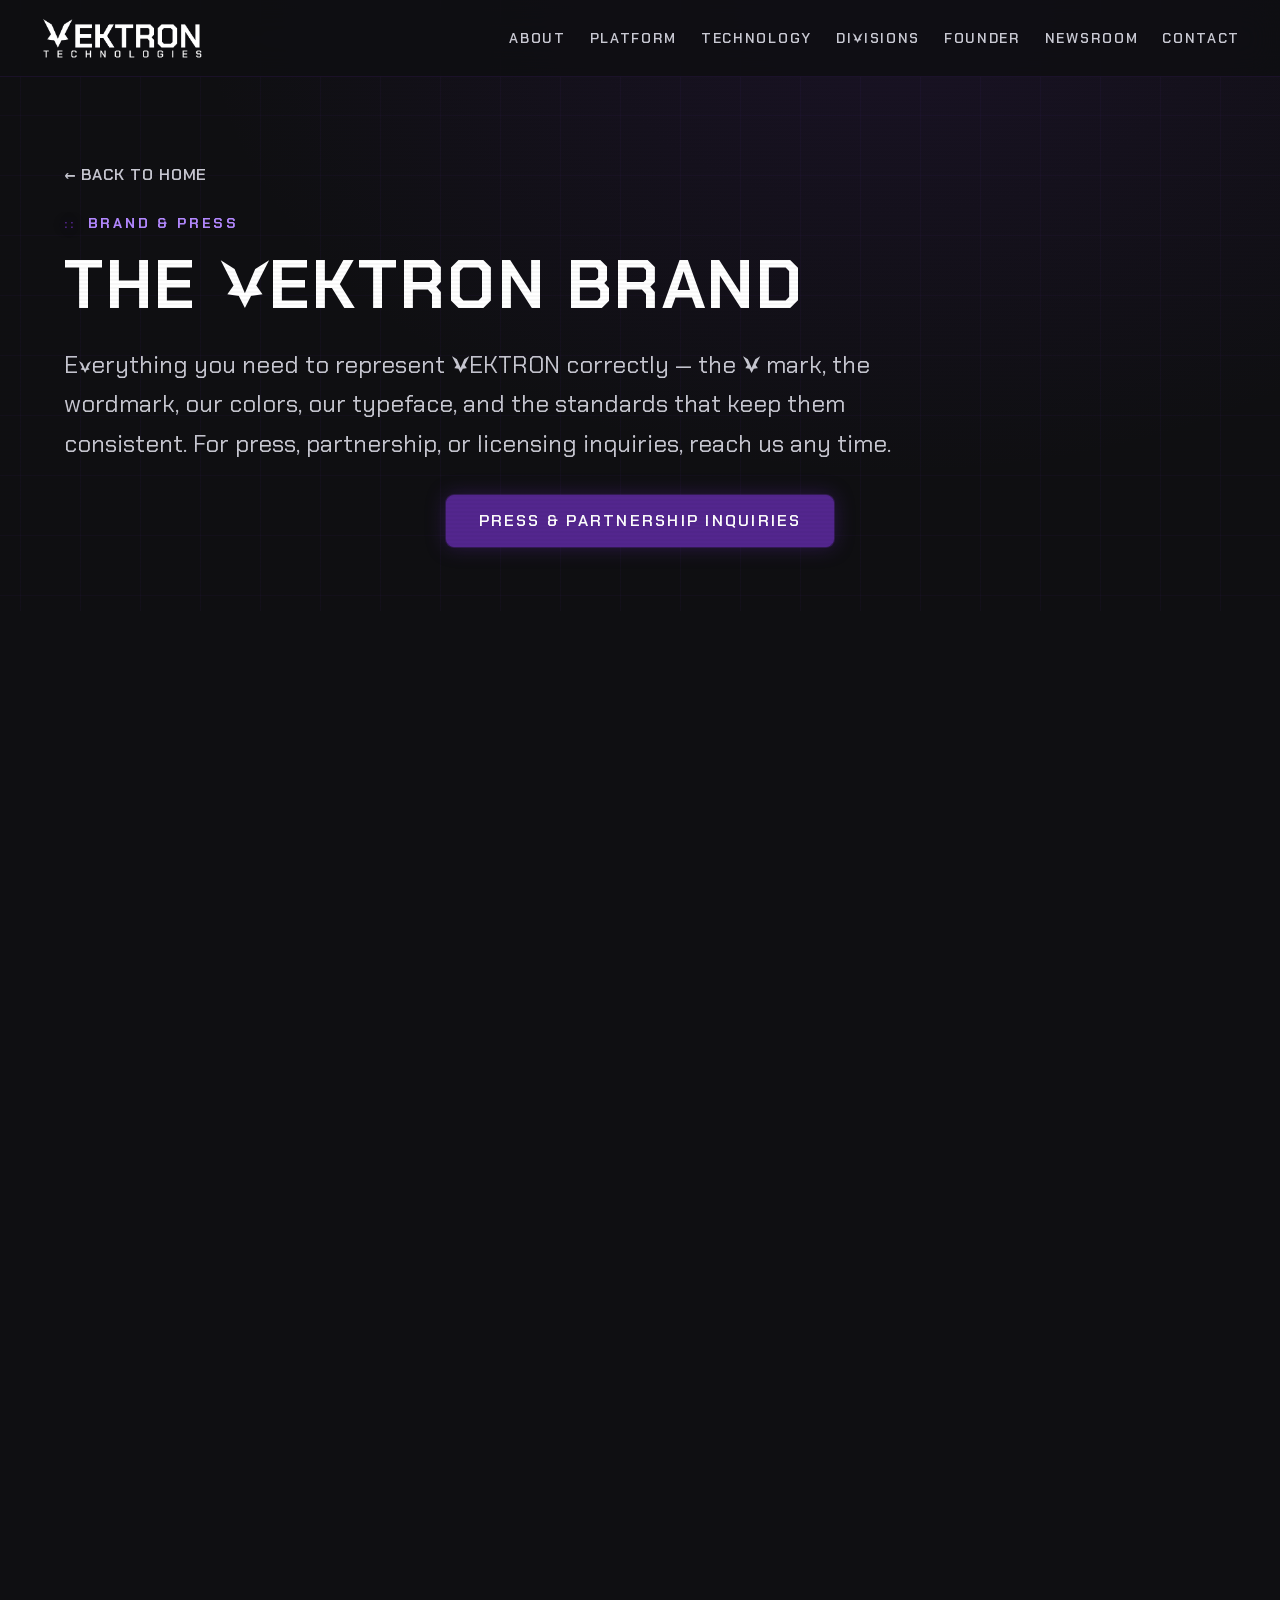
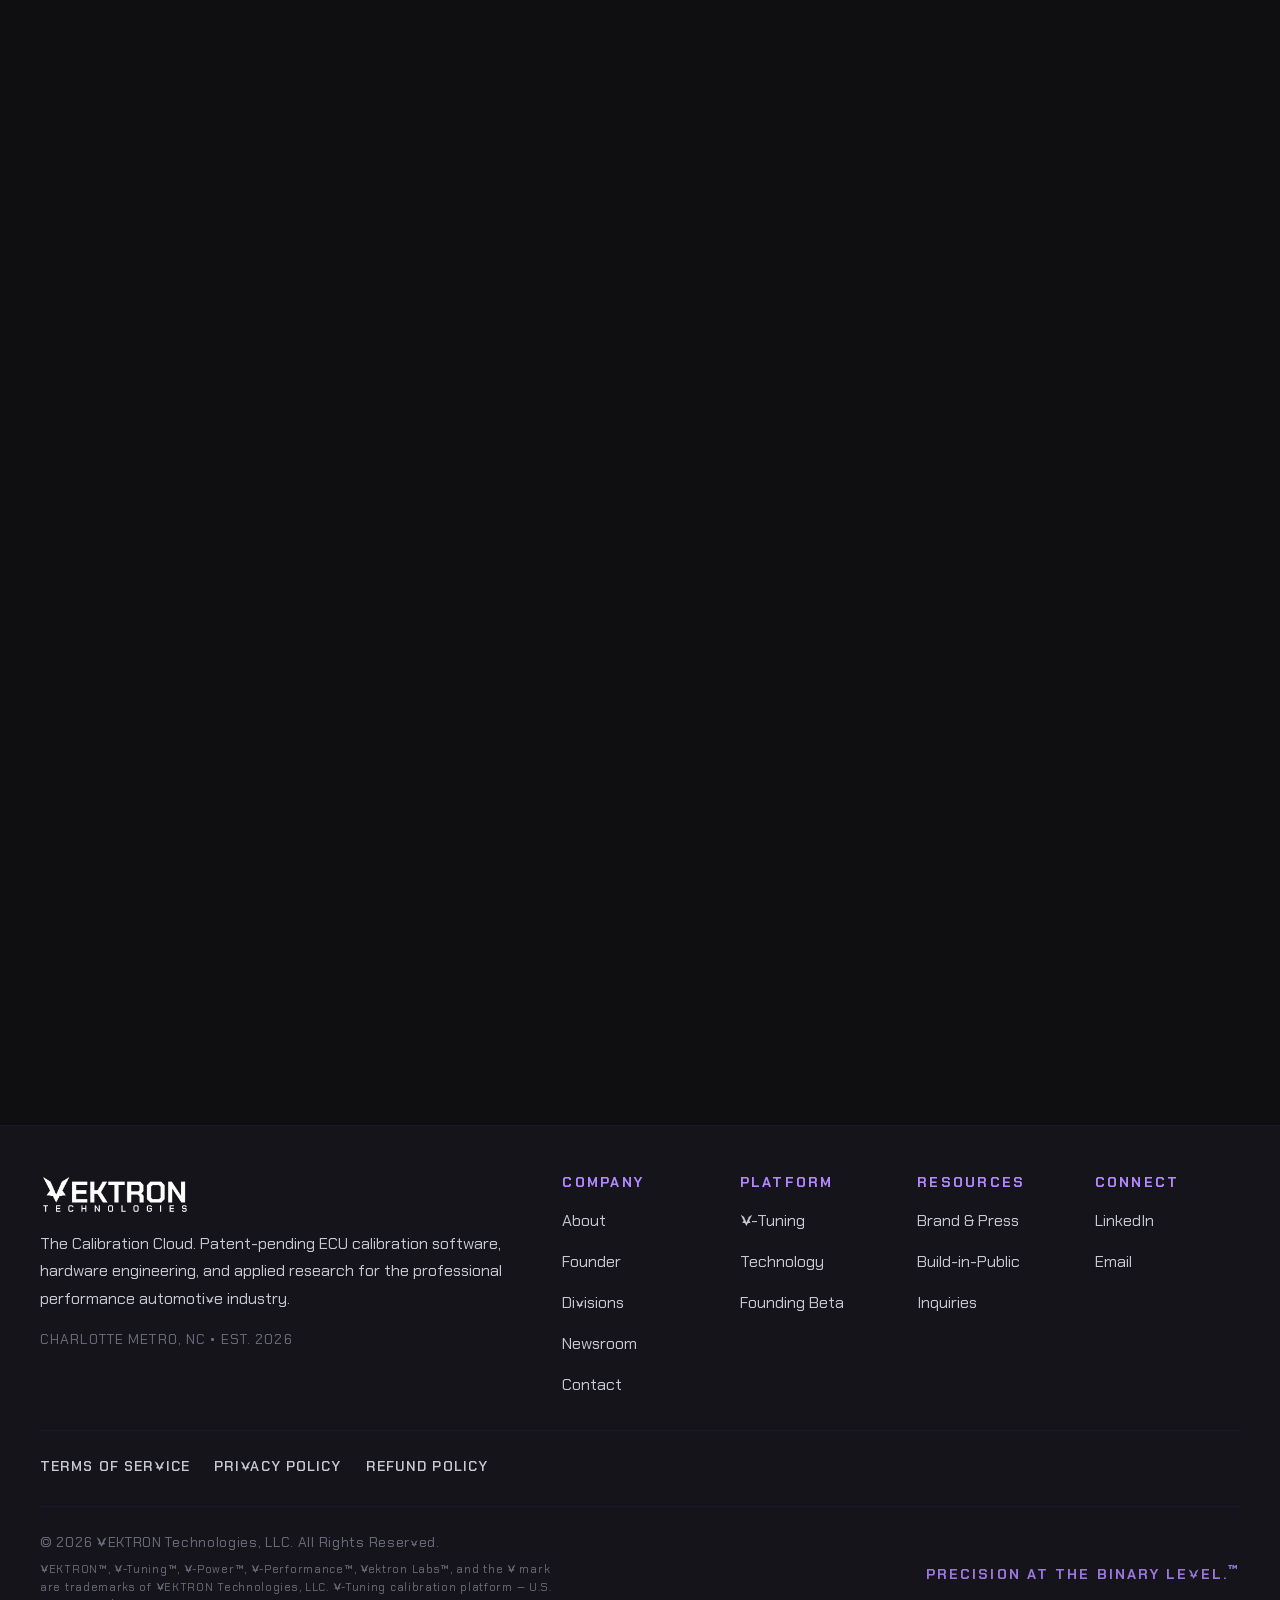
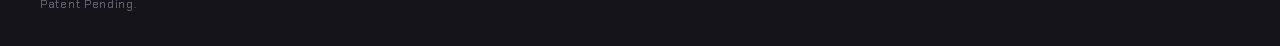
<file: brand.html>
<!DOCTYPE html>
<html lang="en" data-theme="dark">
<head>
<meta charset="UTF-8">
<meta name="viewport" content="width=device-width, initial-scale=1.0">
<title>Brand &amp; Press — VEKTRON Technologies</title>
<meta name="description" content="The VEKTRON Technologies brand and press resource. Logos, the V mark, brand colors (Vektron Violet #53268E), typography, usage guidance, and company facts for media and partners.">
<meta name="theme-color" content="#53268E">

<!-- Canonical -->
<link rel="canonical" href="https://vektrontechnologies.com/brand.html">

<!-- Open Graph -->
<meta property="og:title" content="Brand &amp; Press — VEKTRON Technologies">
<meta property="og:description" content="Logos, the V mark, brand colors, typography, usage guidance, and company facts for media and partners.">
<meta property="og:type" content="website">
<meta property="og:url" content="https://vektrontechnologies.com/brand.html">
<meta property="og:site_name" content="VEKTRON Technologies">
<meta property="og:image" content="https://vektrontechnologies.com/assets/social/og_card.png">
<meta property="og:image:width" content="1200">
<meta property="og:image:height" content="630">
<meta name="twitter:card" content="summary_large_image">
<meta name="twitter:title" content="Brand &amp; Press — VEKTRON Technologies">
<meta name="twitter:description" content="Logos, the V mark, brand colors, typography, and company facts.">
<meta name="twitter:image" content="https://vektrontechnologies.com/assets/social/og_card.png">

<!-- Favicons -->
<link rel="icon" type="image/x-icon" href="./assets/favicon/favicon.ico?v=21">
<link rel="icon" type="image/svg+xml" href="./assets/brand/v_favicon_obsidian_plate.svg?v=21">
<link rel="icon" type="image/png" sizes="16x16" href="./assets/favicon/favicon-16.png?v=21">
<link rel="icon" type="image/png" sizes="32x32" href="./assets/favicon/favicon-32.png?v=21">
<link rel="icon" type="image/png" sizes="192x192" href="./assets/favicon/favicon-192.png?v=21">
<link rel="icon" type="image/png" sizes="512x512" href="./assets/favicon/favicon-512.png?v=21">
<link rel="apple-touch-icon" sizes="180x180" href="./assets/favicon/apple-touch-icon.png?v=21">

<!-- Stylesheets -->
<link rel="stylesheet" href="./base.css?v=24">
<link rel="stylesheet" href="./style.css?v=24">
</head>
<body>

  <!-- ========== HEADER ========== -->
  <header class="site-header" role="banner">
    <div class="header-inner">
      <a href="./index.html#hero" class="header-logo" aria-label="VEKTRON Technologies — Home">
        <img src="./assets/brand/signature_transparent_white.png" alt="VEKTRON Technologies" width="180" height="48">
      </a>

      <button class="nav-toggle" aria-label="Toggle navigation" aria-expanded="false">
        <span></span><span></span><span></span>
      </button>

      <nav>
        <ul class="header-nav" role="list">
          <li><a href="./index.html#about">About</a></li>
          <li><a href="./index.html#platform">Platform</a></li>
          <li><a href="./index.html#technology">Technology</a></li>
          <li><a href="./index.html#divisions">Divisions</a></li>
          <li><a href="./index.html#founder">Founder</a></li>
          <li><a href="./newsroom.html">Newsroom</a></li>
          <li><a href="./index.html#contact">Contact</a></li>
        </ul>
      </nav>
    </div>
    <div class="scroll-progress" aria-hidden="true"><span class="scroll-progress-bar"></span></div>
  </header>

  <main>
    <!-- ========== SUBPAGE HERO ========== -->
    <section class="subpage-hero scanlines">
      <div class="grid-overlay"></div>
      <div class="container">
        <a class="subpage-back" href="./index.html">&larr; Back to Home</a>
        <div class="subpage-eyebrow">Brand &amp; Press</div>
        <h1 class="subpage-title">The VEKTRON Brand</h1>
        <p class="subpage-lead">
          Everything you need to represent VEKTRON correctly — the V mark, the wordmark, our colors, our typeface, and the standards that keep them consistent. For press, partnership, or licensing inquiries, reach us any time.
        </p>
        <div class="hero-cta-row" style="margin-top:2rem;">
          <a class="hero-cta hero-cta--primary" href="mailto:info@vektrontechnologies.com?subject=Press%20Inquiry">Press &amp; Partnership Inquiries</a>
        </div>
      </div>
    </section>

    <!-- ========== BRAND BODY ========== -->
    <section class="subpage-body">
      <div class="container">

        <!-- LOGO SYSTEM -->
        <div class="brand-section">
          <div class="brand-section-head reveal">
            <div class="section-label" aria-hidden="true">The Marks</div>
            <h2 class="section-title">Logo System</h2>
            <p class="section-desc">
              The corporate signature is our primary lockup. The V mark stands alone for icons and avatars. Always use the official files — never re-trace, recolor, or recreate the geometry.
            </p>
          </div>

          <div class="brand-grid-2 reveal">
            <div>
              <div class="logo-tile logo-tile--obsidian">
                <img src="./assets/brand/signature_transparent_white.png" alt="VEKTRON corporate signature, white, on obsidian background">
              </div>
              <p class="logo-caption">Corporate Signature &middot; On Obsidian</p>
            </div>
            <div>
              <div class="logo-tile logo-tile--violet">
                <img src="./assets/brand/signature_transparent_white.png" alt="VEKTRON corporate signature, white, on Vektron Violet background">
              </div>
              <p class="logo-caption">Corporate Signature &middot; On Vektron Violet</p>
            </div>
            <div>
              <div class="logo-tile logo-tile--obsidian">
                <img src="./assets/brand/v_mark.svg" alt="VEKTRON V mark, Vektron Violet" style="max-height:120px;">
              </div>
              <p class="logo-caption">V Mark &middot; Vektron Violet</p>
            </div>
            <div>
              <div class="logo-tile logo-tile--obsidian">
                <img src="./assets/brand/v_chromatic_burst_on_obsidian_512.png" alt="VEKTRON V mark with chromatic burst treatment" style="max-height:120px;">
              </div>
              <p class="logo-caption">V Mark &middot; Chromatic Burst (expressive)</p>
            </div>
          </div>
        </div>

        <!-- COLOR -->
        <div class="brand-section">
          <div class="brand-section-head reveal">
            <div class="section-label" aria-hidden="true">The Palette</div>
            <h2 class="section-title">Brand Colors</h2>
            <p class="section-desc">
              Vektron Violet is the one canonical brand color. Obsidian is the foundation, with Gunmetal and Dim White as supporting neutrals. The plasma and amber accents are atmospheric and functional respectively — never substitutes for the violet mark. No teal, green, or red appears anywhere.
            </p>
          </div>

          <div class="swatch-grid reveal">
            <div class="swatch">
              <div class="swatch-chip" style="background:#53268E;"></div>
              <div class="swatch-meta">
                <div class="swatch-name">Vektron Violet</div>
                <div class="swatch-hex">#53268E</div>
                <span class="swatch-role">Primary — the only canonical brand color.</span>
              </div>
            </div>
            <div class="swatch">
              <div class="swatch-chip" style="background:#0F0F12;border-bottom:1px solid rgba(83,38,142,0.28);"></div>
              <div class="swatch-meta">
                <div class="swatch-name">Obsidian</div>
                <div class="swatch-hex">#0F0F12</div>
                <span class="swatch-role">Background — the canonical surface.</span>
              </div>
            </div>
            <div class="swatch">
              <div class="swatch-chip" style="background:#B388FF;"></div>
              <div class="swatch-meta">
                <div class="swatch-name">Plasma Glow</div>
                <div class="swatch-hex">#B388FF</div>
                <span class="swatch-role">Atmospheric accent only — never the mark fill.</span>
              </div>
            </div>
            <div class="swatch">
              <div class="swatch-chip" style="background:#FFD54F;"></div>
              <div class="swatch-meta">
                <div class="swatch-name">Command Amber</div>
                <div class="swatch-hex">#FFD54F</div>
                <span class="swatch-role">Call-to-action only — never decorative.</span>
              </div>
            </div>
            <div class="swatch">
              <div class="swatch-chip" style="background:#2D2D32;border-bottom:1px solid rgba(83,38,142,0.28);"></div>
              <div class="swatch-meta">
                <div class="swatch-name">Gunmetal</div>
                <div class="swatch-hex">#2D2D32</div>
                <span class="swatch-role">Secondary surface — cards and panels.</span>
              </div>
            </div>
            <div class="swatch">
              <div class="swatch-chip" style="background:#C8C8D2;"></div>
              <div class="swatch-meta">
                <div class="swatch-name">Dim White</div>
                <div class="swatch-hex">#C8C8D2</div>
                <span class="swatch-role">Tertiary — secondary text on dark surfaces.</span>
              </div>
            </div>
            <div class="swatch">
              <div class="swatch-chip" style="background:#FFFFFF;"></div>
              <div class="swatch-meta">
                <div class="swatch-name">White</div>
                <div class="swatch-hex">#FFFFFF</div>
                <span class="swatch-role">Primary foreground / wordmark.</span>
              </div>
            </div>
          </div>
        </div>

        <!-- TYPOGRAPHY -->
        <div class="brand-section">
          <div class="brand-section-head reveal">
            <div class="section-label" aria-hidden="true">The Typeface</div>
            <h2 class="section-title">Typography — Nyctos</h2>
            <p class="section-desc">
              Nyctos is VEKTRON's proprietary display typeface. Every capital V renders as the wing mark — that is intentional, a brand signature we call the Universal V Doctrine. Nyctos is used everywhere; Chakra Petch is an exception-only fallback for legal and VIN text.
            </p>
          </div>
          <div class="brand-grid-2 reveal">
            <div class="rule-card">
              <h3>Nyctos &middot; Display</h3>
              <p style="font-size:var(--text-2xl);font-weight:800;letter-spacing:0.05em;text-transform:uppercase;color:var(--color-text);line-height:1.1;">VEKTRON</p>
              <p style="font-size:var(--text-sm);color:var(--color-text-muted);margin-top:1rem;line-height:1.6;">Wordmarks, headlines, UI. Bold at 24px and up. Note the wing-glyph V — that is correct.</p>
            </div>
            <div class="rule-card">
              <h3>Nyctos &middot; Body</h3>
              <p style="font-size:var(--text-lg);color:var(--color-text);line-height:1.5;">Precision at the Binary Level.</p>
              <p style="font-size:var(--text-sm);color:var(--color-text-muted);margin-top:1rem;line-height:1.6;">Body, captions, microcopy. Regular and Light weights. The V wing appears inline by design.</p>
            </div>
          </div>
        </div>

        <!-- USAGE -->
        <div class="brand-section">
          <div class="brand-section-head reveal">
            <div class="section-label" aria-hidden="true">The Standards</div>
            <h2 class="section-title">Usage Guidelines</h2>
            <p class="section-desc">
              The brand is locked. These are the rules that keep it consistent across every surface.
            </p>
          </div>
          <div class="rules-grid reveal">
            <div class="rule-card rule-card--do">
              <h3>Do</h3>
              <ul>
                <li>Use the official logo files exactly as supplied.</li>
                <li>Keep the mark in Vektron Violet (#53268E) or white.</li>
                <li>Give the mark clear space and a dark, uncluttered backdrop.</li>
                <li>Write the company name in all caps: VEKTRON.</li>
                <li>Use the tagline "Precision at the Binary Level."&trade;</li>
              </ul>
            </div>
            <div class="rule-card rule-card--dont">
              <h3>Don't</h3>
              <ul>
                <li>Recolor, re-trace, or AI-generate the V mark.</li>
                <li>Add stroke, glow, bevel, gradient, or shadow to the mark.</li>
                <li>Skew, rotate, stretch, or distort any mark.</li>
                <li>Place the mark on a busy or low-contrast background.</li>
                <li>Use deprecated taglines or alternate spellings.</li>
              </ul>
            </div>
          </div>
        </div>

        <!-- FACT SHEET -->
        <div class="brand-section">
          <div class="brand-section-head reveal">
            <div class="section-label" aria-hidden="true">The Facts</div>
            <h2 class="section-title">Company Fact Sheet</h2>
          </div>
          <dl class="fact-sheet reveal">
            <div class="fact-row"><dt>Legal Name</dt><dd>VEKTRON Technologies, LLC</dd></div>
            <div class="fact-row"><dt>Founded</dt><dd>2026</dd></div>
            <div class="fact-row"><dt>Headquarters</dt><dd>Charlotte Metro, North Carolina, USA</dd></div>
            <div class="fact-row"><dt>Founder &amp; CEO</dt><dd>Markell Winters-Edwards</dd></div>
            <div class="fact-row"><dt>Flagship Product</dt><dd>V-Tuning — The Calibration Cloud</dd></div>
            <div class="fact-row"><dt>Industry</dt><dd>Automotive Technology &middot; ECU Calibration Software</dd></div>
            <div class="fact-row"><dt>IP Status</dt><dd>U.S. Patent Pending (Provisional Filed)</dd></div>
            <div class="fact-row"><dt>Ownership</dt><dd>100% Founder-Owned</dd></div>
          </dl>
        </div>

        <!-- PRESS CONTACT -->
        <div class="follow-card reveal">
          <h2>Press &amp; Partnership</h2>
          <p>For media requests, interviews, brand-asset packages, enterprise licensing, or partnership conversations, reach out directly. We respond personally.</p>
          <div class="hero-cta-row" style="justify-content:center;">
            <a class="hero-cta hero-cta--primary" href="mailto:info@vektrontechnologies.com?subject=Press%20Inquiry">Email the Founder</a>
            <a class="hero-cta hero-cta--ghost" href="https://linkedin.com/in/markellwinters" target="_blank" rel="noopener noreferrer">Connect on LinkedIn</a>
          </div>
        </div>

      </div>
    </section>
  </main>

  <!-- ========== FOOTER ========== -->
  <footer class="site-footer" role="contentinfo">
    <div class="footer-inner">

      <div class="footer-top">
        <div class="footer-brand-col">
          <a class="footer-brand" href="./index.html#hero" aria-label="VEKTRON Technologies — Home">
            <img src="./assets/brand/signature_transparent_white.png" alt="VEKTRON Technologies" width="200" height="56" loading="lazy">
          </a>
          <p class="footer-brand-blurb">The Calibration Cloud. Patent-pending ECU calibration software, hardware engineering, and applied research for the professional performance automotive industry.</p>
          <p class="footer-brand-loc">Charlotte Metro, NC &bull; Est. 2026</p>
        </div>

        <nav class="footer-nav" aria-label="Footer">
          <div class="footer-col">
            <h2 class="footer-col-title">Company</h2>
            <ul role="list">
              <li><a href="./index.html#about">About</a></li>
              <li><a href="./index.html#founder">Founder</a></li>
              <li><a href="./index.html#divisions">Divisions</a></li>
              <li><a href="./newsroom.html">Newsroom</a></li>
              <li><a href="./index.html#contact">Contact</a></li>
            </ul>
          </div>
          <div class="footer-col">
            <h2 class="footer-col-title">Platform</h2>
            <ul role="list">
              <li><a href="./index.html#platform">V-Tuning</a></li>
              <li><a href="./index.html#technology">Technology</a></li>
              <li><a href="./beta.html">Founding Beta</a></li>
            </ul>
          </div>
          <div class="footer-col">
            <h2 class="footer-col-title">Resources</h2>
            <ul role="list">
              <li><a href="./brand.html">Brand &amp; Press</a></li>
              <li><a href="./newsroom.html">Build-in-Public</a></li>
              <li><a href="mailto:info@vektrontechnologies.com">Inquiries</a></li>
            </ul>
          </div>
          <div class="footer-col">
            <h2 class="footer-col-title">Connect</h2>
            <ul role="list">
              <li><a href="https://linkedin.com/in/markellwinters" target="_blank" rel="noopener noreferrer">LinkedIn</a></li>
              <li><a href="mailto:info@vektrontechnologies.com">Email</a></li>
            </ul>
          </div>
        </nav>
      </div>

      <div class="footer-divider"></div>

      <div class="footer-links">
        <a href="./terms.html">Terms of Service</a>
        <a href="./privacy.html">Privacy Policy</a>
        <a href="./refund.html">Refund Policy</a>
      </div>

      <div class="footer-divider"></div>

      <div class="footer-bottom">
        <div class="footer-legal">&copy; 2026 VEKTRON Technologies, LLC. All Rights Reserved. <span class="footer-tm">VEKTRON&trade;, V-Tuning&trade;, V-Power&trade;, V-Performance&trade;, Vektron Labs&trade;, and the V mark are trademarks of VEKTRON Technologies, LLC. V-Tuning calibration platform — U.S. Patent Pending.</span></div>
        <div class="footer-classified">Precision at the Binary Level.<sup>&trade;</sup></div>
      </div>

    </div>
  </footer>

  <!-- Scripts (deferred) -->
  <script src="./app.js?v=24" defer></script>

</body>
</html>
</file>
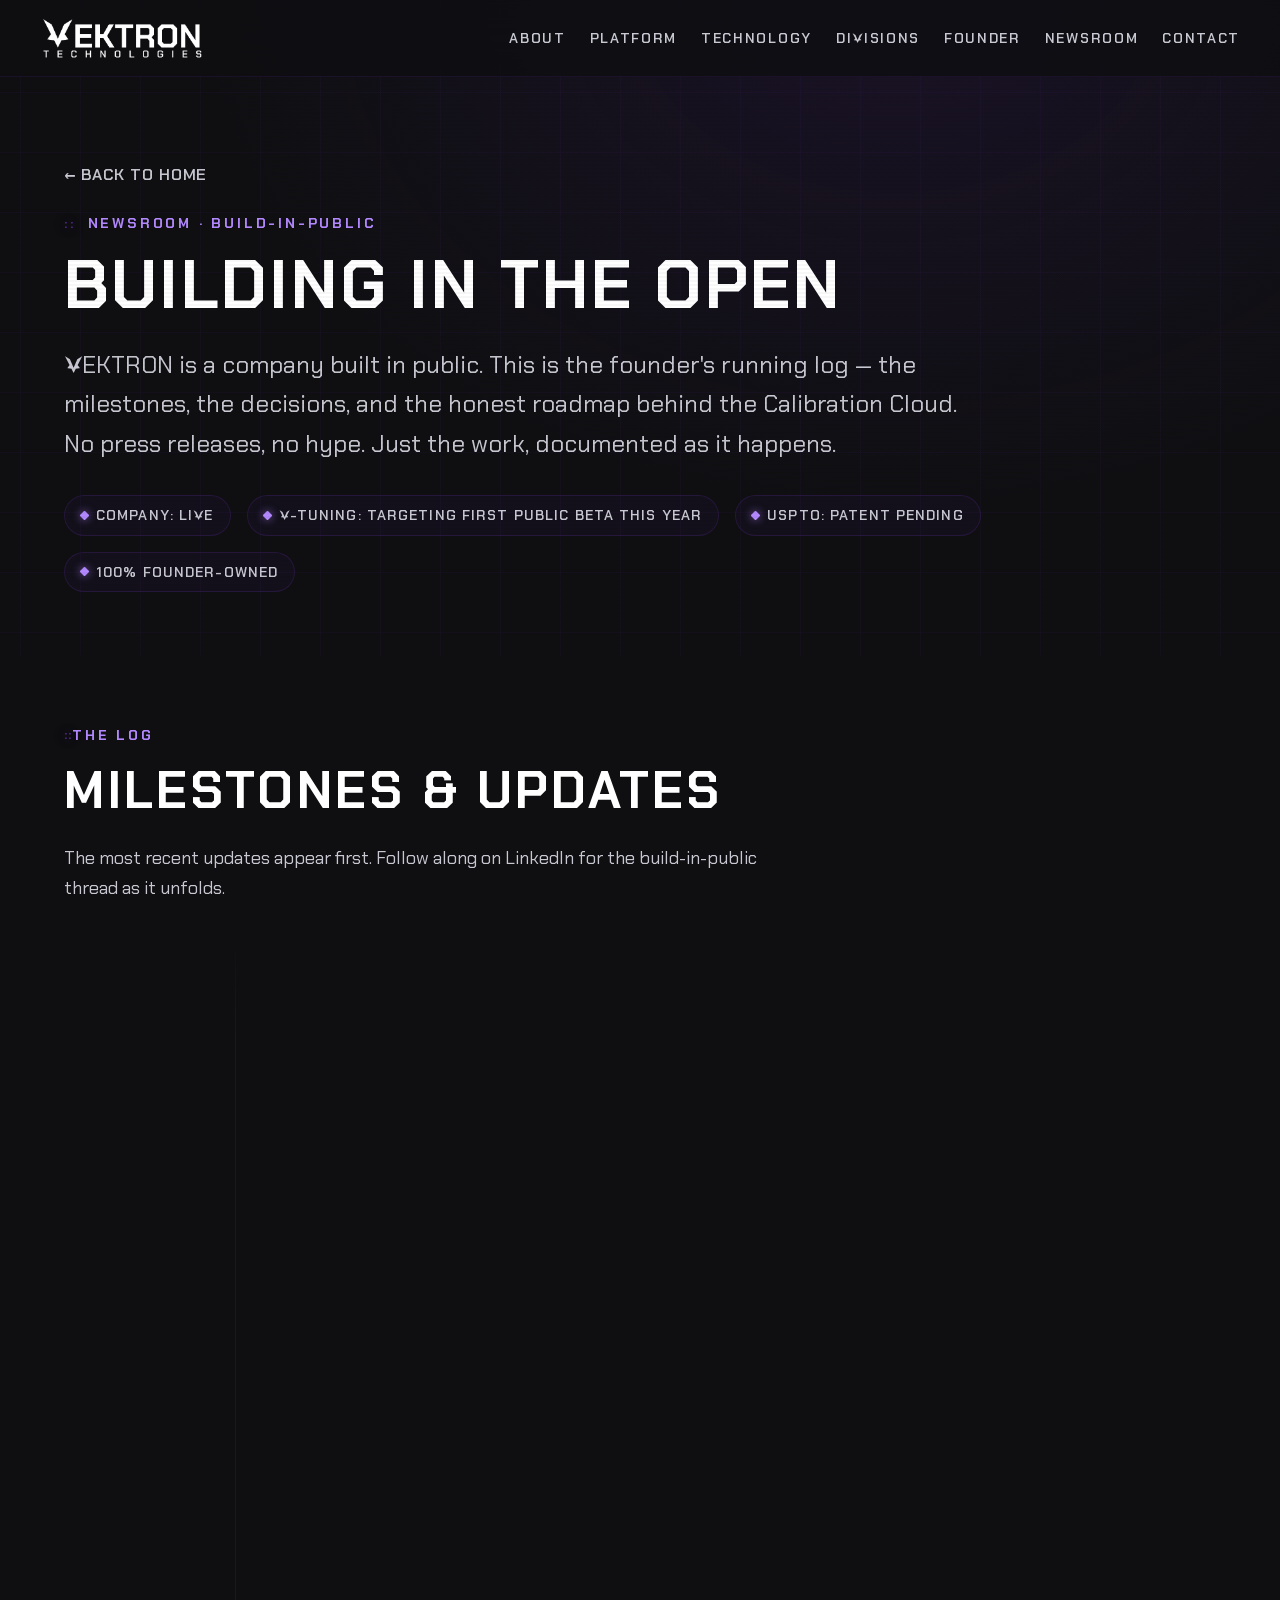
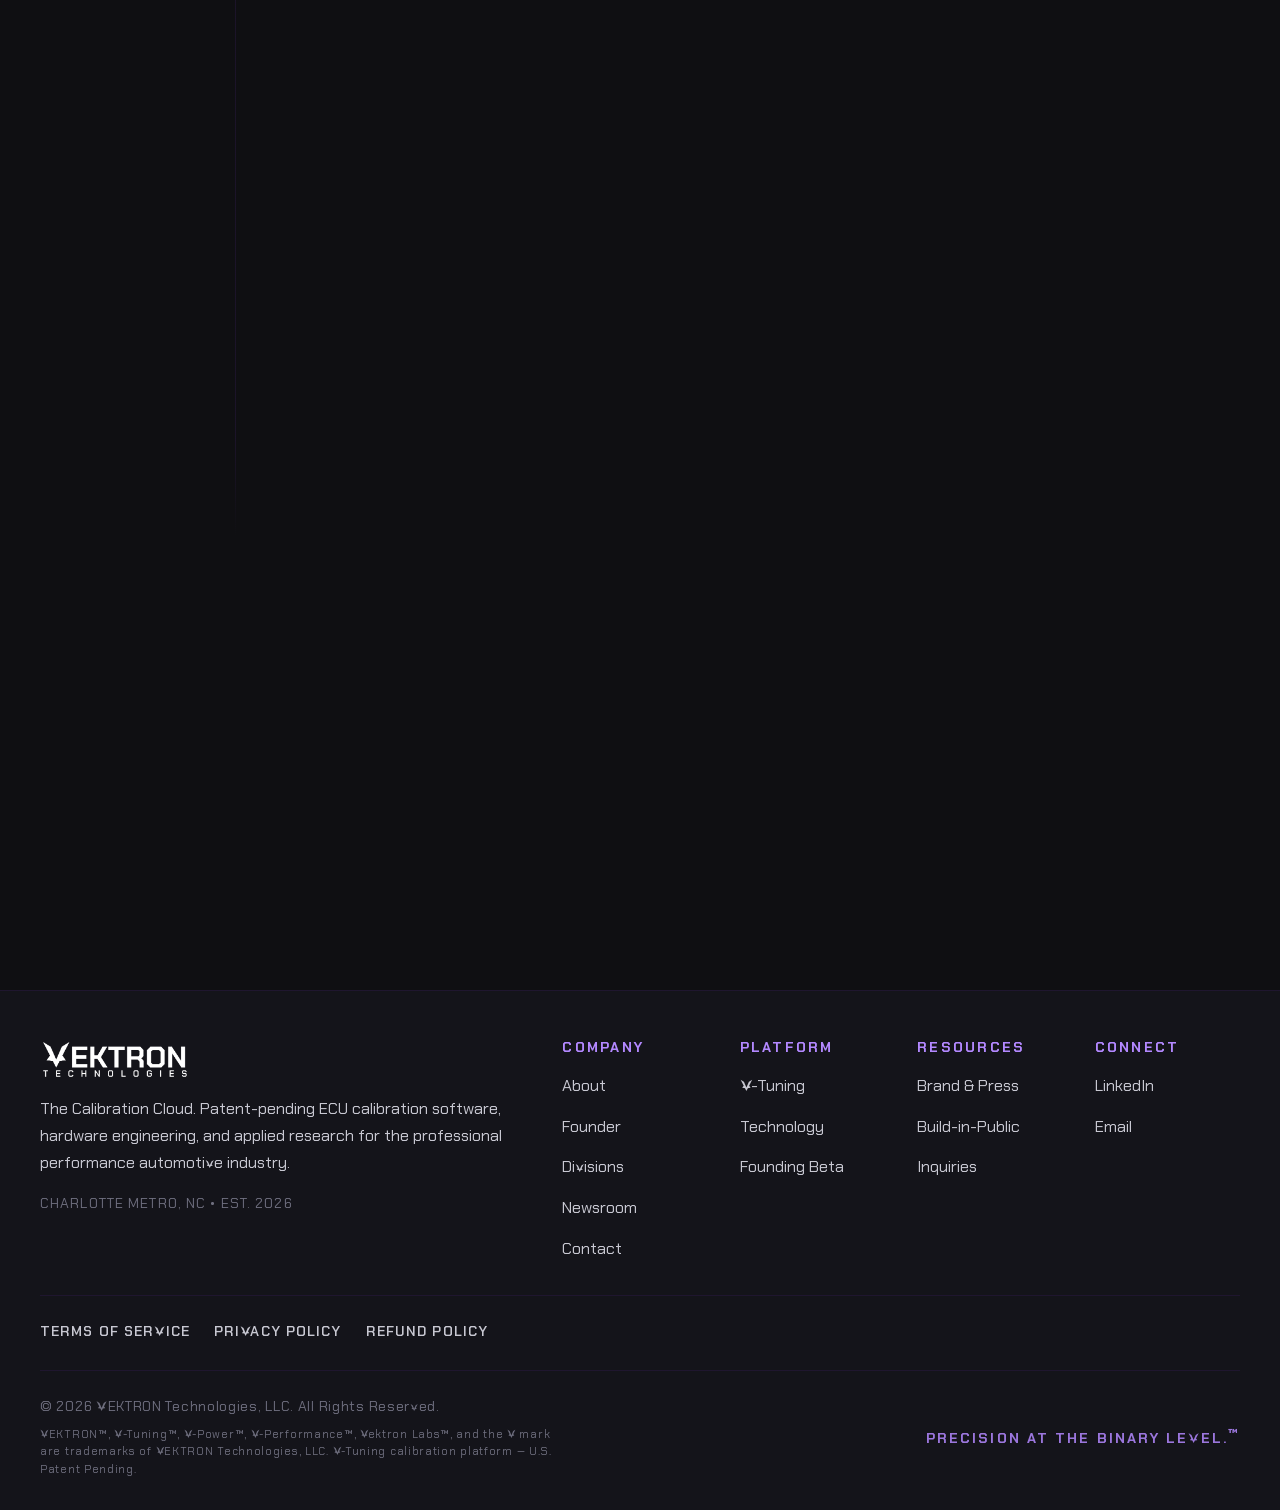
<file: newsroom.html>
<!DOCTYPE html>
<html lang="en" data-theme="dark">
<head>
<meta charset="UTF-8">
<meta name="viewport" content="width=device-width, initial-scale=1.0">
<title>Newsroom &amp; Build-in-Public — VEKTRON Technologies</title>
<meta name="description" content="Build-in-public updates from VEKTRON Technologies — the founder's running log of building the Calibration Cloud. Patent-pending ECU calibration software, hardware engineering, and applied research.">
<meta name="theme-color" content="#53268E">

<!-- Canonical -->
<link rel="canonical" href="https://vektrontechnologies.com/newsroom.html">

<!-- Open Graph -->
<meta property="og:title" content="Newsroom &amp; Build-in-Public — VEKTRON Technologies">
<meta property="og:description" content="The founder's running log of building the Calibration Cloud. Real progress, honest roadmap, no hype.">
<meta property="og:type" content="website">
<meta property="og:url" content="https://vektrontechnologies.com/newsroom.html">
<meta property="og:site_name" content="VEKTRON Technologies">
<meta property="og:image" content="https://vektrontechnologies.com/assets/social/og_card.png">
<meta property="og:image:width" content="1200">
<meta property="og:image:height" content="630">
<meta name="twitter:card" content="summary_large_image">
<meta name="twitter:title" content="Newsroom &amp; Build-in-Public — VEKTRON Technologies">
<meta name="twitter:description" content="The founder's running log of building the Calibration Cloud.">
<meta name="twitter:image" content="https://vektrontechnologies.com/assets/social/og_card.png">

<!-- Favicons -->
<link rel="icon" type="image/x-icon" href="./assets/favicon/favicon.ico?v=21">
<link rel="icon" type="image/svg+xml" href="./assets/brand/v_favicon_obsidian_plate.svg?v=21">
<link rel="icon" type="image/png" sizes="16x16" href="./assets/favicon/favicon-16.png?v=21">
<link rel="icon" type="image/png" sizes="32x32" href="./assets/favicon/favicon-32.png?v=21">
<link rel="icon" type="image/png" sizes="192x192" href="./assets/favicon/favicon-192.png?v=21">
<link rel="icon" type="image/png" sizes="512x512" href="./assets/favicon/favicon-512.png?v=21">
<link rel="apple-touch-icon" sizes="180x180" href="./assets/favicon/apple-touch-icon.png?v=21">

<!-- Stylesheets -->
<link rel="stylesheet" href="./base.css?v=24">
<link rel="stylesheet" href="./style.css?v=24">
</head>
<body>

  <!-- ========== HEADER ========== -->
  <header class="site-header" role="banner">
    <div class="header-inner">
      <a href="./index.html#hero" class="header-logo" aria-label="VEKTRON Technologies — Home">
        <img src="./assets/brand/signature_transparent_white.png" alt="VEKTRON Technologies" width="180" height="48">
      </a>

      <button class="nav-toggle" aria-label="Toggle navigation" aria-expanded="false">
        <span></span><span></span><span></span>
      </button>

      <nav>
        <ul class="header-nav" role="list">
          <li><a href="./index.html#about">About</a></li>
          <li><a href="./index.html#platform">Platform</a></li>
          <li><a href="./index.html#technology">Technology</a></li>
          <li><a href="./index.html#divisions">Divisions</a></li>
          <li><a href="./index.html#founder">Founder</a></li>
          <li><a href="./newsroom.html" aria-current="page">Newsroom</a></li>
          <li><a href="./index.html#contact">Contact</a></li>
        </ul>
      </nav>
    </div>
    <div class="scroll-progress" aria-hidden="true"><span class="scroll-progress-bar"></span></div>
  </header>

  <main>
    <!-- ========== SUBPAGE HERO ========== -->
    <section class="subpage-hero scanlines">
      <div class="grid-overlay"></div>
      <div class="container">
        <a class="subpage-back" href="./index.html">&larr; Back to Home</a>
        <div class="subpage-eyebrow">Newsroom &middot; Build-in-Public</div>
        <h1 class="subpage-title">Building in the Open</h1>
        <p class="subpage-lead">
          VEKTRON is a company built in public. This is the founder's running log — the milestones, the decisions, and the honest roadmap behind the Calibration Cloud. No press releases, no hype. Just the work, documented as it happens.
        </p>
        <div class="status-strip" aria-label="Current company status">
          <span class="status-pill"><span class="dot" aria-hidden="true"></span>Company: Live</span>
          <span class="status-pill"><span class="dot" aria-hidden="true"></span>V-Tuning: Targeting first public beta this year</span>
          <span class="status-pill"><span class="dot" aria-hidden="true"></span>USPTO: Patent Pending</span>
          <span class="status-pill"><span class="dot" aria-hidden="true"></span>100% Founder-Owned</span>
        </div>
      </div>
    </section>

    <!-- ========== TIMELINE ========== -->
    <section class="subpage-body">
      <div class="container">
        <div class="section-label" aria-hidden="true">The Log</div>
        <h2 class="section-title">Milestones &amp; Updates</h2>
        <p class="section-desc">
          The most recent updates appear first. Follow along on LinkedIn for the build-in-public thread as it unfolds.
        </p>

        <ol class="timeline" role="list">

          <li class="timeline-entry reveal">
            <div class="timeline-date">2026 &middot; Founding Beta</div>
            <h3 class="timeline-title">The Founding Beta Opens for Reservations</h3>
            <div class="timeline-body">
              <p>The V-Tuning founding beta is now taking seat reservations. We are targeting our first public beta this year — and the founding cohort gets in first, helps shape the platform, and locks in founder pricing.</p>
              <p>This is the moment the platform stops being a private build and starts being a product the professional tuning community can put their hands on.</p>
            </div>
          </li>

          <li class="timeline-entry reveal">
            <div class="timeline-date">2026 &middot; Platform</div>
            <h3 class="timeline-title">Multi-Language From Day One</h3>
            <div class="timeline-body">
              <p>V-Tuning was designed for a global tuner community, not a single market. Multi-language support is built into the platform from the first release — because the people doing serious calibration work are everywhere, and the tools should meet them where they are.</p>
            </div>
          </li>

          <li class="timeline-entry reveal">
            <div class="timeline-date">2026 &middot; Engineering</div>
            <h3 class="timeline-title">Safety Systems, Built Into the Workflow</h3>
            <div class="timeline-body">
              <p>The riskiest moment in tuning isn't the tune — it's the flash. One wrong move can brick a vehicle's computer. So validation, guardrails, and integrity checks aren't a feature we bolted on at the end; they're part of how the platform works at every step.</p>
              <p>The goal is simple: catch the mistake before it ever reaches the vehicle.</p>
            </div>
          </li>

          <li class="timeline-entry reveal">
            <div class="timeline-date">2026 &middot; Intellectual Property</div>
            <h3 class="timeline-title">Provisional Patent Filed With the USPTO</h3>
            <div class="timeline-body">
              <p>VEKTRON filed a provisional patent on the calibration platform — the capability that makes V-Tuning different is now protected intellectual property, patent-pending. The company is 100% founder-owned.</p>
              <p>We talk about what the platform does. The specifics of how it does it stay where they belong: under protection.</p>
            </div>
          </li>

          <li class="timeline-entry reveal">
            <div class="timeline-date">2026 &middot; Day 0</div>
            <h3 class="timeline-title">VEKTRON Technologies Is Here</h3>
            <div class="timeline-body">
              <p>VEKTRON Technologies, LLC was founded to close the gap between modern vehicles and the people who work on them. The tools serious tuners have lived with for years feel like they were designed in another decade. We are building the standard the industry should have had all along.</p>
              <p>The capability came first. The products are how it ships.</p>
            </div>
          </li>

        </ol>

        <!-- Follow CTA -->
        <div class="follow-card reveal">
          <h2>Follow the Build</h2>
          <p>The full build-in-public thread lives on LinkedIn — technical deep-dives, milestone updates, and the engineering decisions behind the platform as they happen.</p>
          <div class="hero-cta-row" style="justify-content:center;">
            <a class="hero-cta hero-cta--primary" href="https://linkedin.com/in/markellwinters" target="_blank" rel="noopener noreferrer">Follow on LinkedIn</a>
            <a class="hero-cta hero-cta--ghost" href="./beta.html">Reserve a Beta Seat</a>
          </div>
        </div>
      </div>
    </section>
  </main>

  <!-- ========== FOOTER ========== -->
  <footer class="site-footer" role="contentinfo">
    <div class="footer-inner">

      <div class="footer-top">
        <div class="footer-brand-col">
          <a class="footer-brand" href="./index.html#hero" aria-label="VEKTRON Technologies — Home">
            <img src="./assets/brand/signature_transparent_white.png" alt="VEKTRON Technologies" width="200" height="56" loading="lazy">
          </a>
          <p class="footer-brand-blurb">The Calibration Cloud. Patent-pending ECU calibration software, hardware engineering, and applied research for the professional performance automotive industry.</p>
          <p class="footer-brand-loc">Charlotte Metro, NC &bull; Est. 2026</p>
        </div>

        <nav class="footer-nav" aria-label="Footer">
          <div class="footer-col">
            <h2 class="footer-col-title">Company</h2>
            <ul role="list">
              <li><a href="./index.html#about">About</a></li>
              <li><a href="./index.html#founder">Founder</a></li>
              <li><a href="./index.html#divisions">Divisions</a></li>
              <li><a href="./newsroom.html">Newsroom</a></li>
              <li><a href="./index.html#contact">Contact</a></li>
            </ul>
          </div>
          <div class="footer-col">
            <h2 class="footer-col-title">Platform</h2>
            <ul role="list">
              <li><a href="./index.html#platform">V-Tuning</a></li>
              <li><a href="./index.html#technology">Technology</a></li>
              <li><a href="./beta.html">Founding Beta</a></li>
            </ul>
          </div>
          <div class="footer-col">
            <h2 class="footer-col-title">Resources</h2>
            <ul role="list">
              <li><a href="./brand.html">Brand &amp; Press</a></li>
              <li><a href="./newsroom.html">Build-in-Public</a></li>
              <li><a href="mailto:info@vektrontechnologies.com">Inquiries</a></li>
            </ul>
          </div>
          <div class="footer-col">
            <h2 class="footer-col-title">Connect</h2>
            <ul role="list">
              <li><a href="https://linkedin.com/in/markellwinters" target="_blank" rel="noopener noreferrer">LinkedIn</a></li>
              <li><a href="mailto:info@vektrontechnologies.com">Email</a></li>
            </ul>
          </div>
        </nav>
      </div>

      <div class="footer-divider"></div>

      <div class="footer-links">
        <a href="./terms.html">Terms of Service</a>
        <a href="./privacy.html">Privacy Policy</a>
        <a href="./refund.html">Refund Policy</a>
      </div>

      <div class="footer-divider"></div>

      <div class="footer-bottom">
        <div class="footer-legal">&copy; 2026 VEKTRON Technologies, LLC. All Rights Reserved. <span class="footer-tm">VEKTRON&trade;, V-Tuning&trade;, V-Power&trade;, V-Performance&trade;, Vektron Labs&trade;, and the V mark are trademarks of VEKTRON Technologies, LLC. V-Tuning calibration platform — U.S. Patent Pending.</span></div>
        <div class="footer-classified">Precision at the Binary Level.<sup>&trade;</sup></div>
      </div>

    </div>
  </footer>

  <!-- Scripts (deferred) -->
  <script src="./app.js?v=24" defer></script>

</body>
</html>
</file>
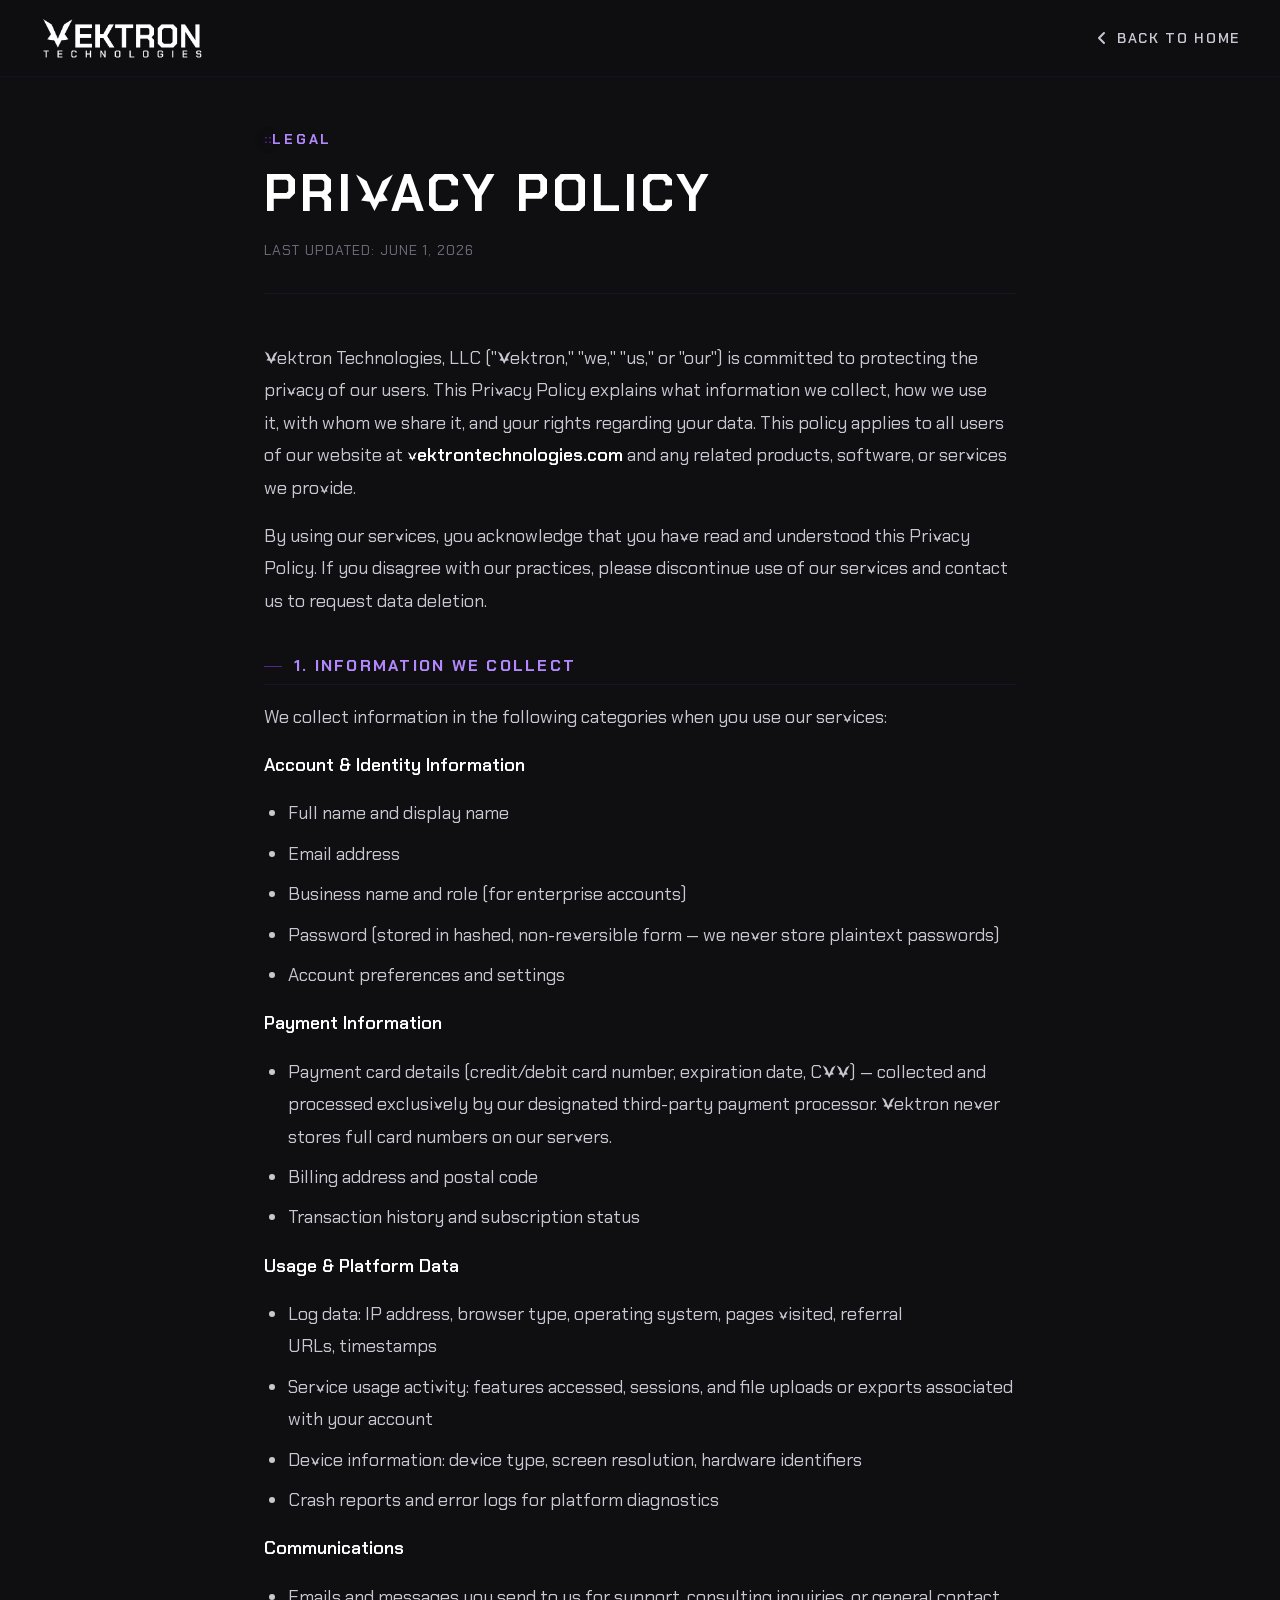
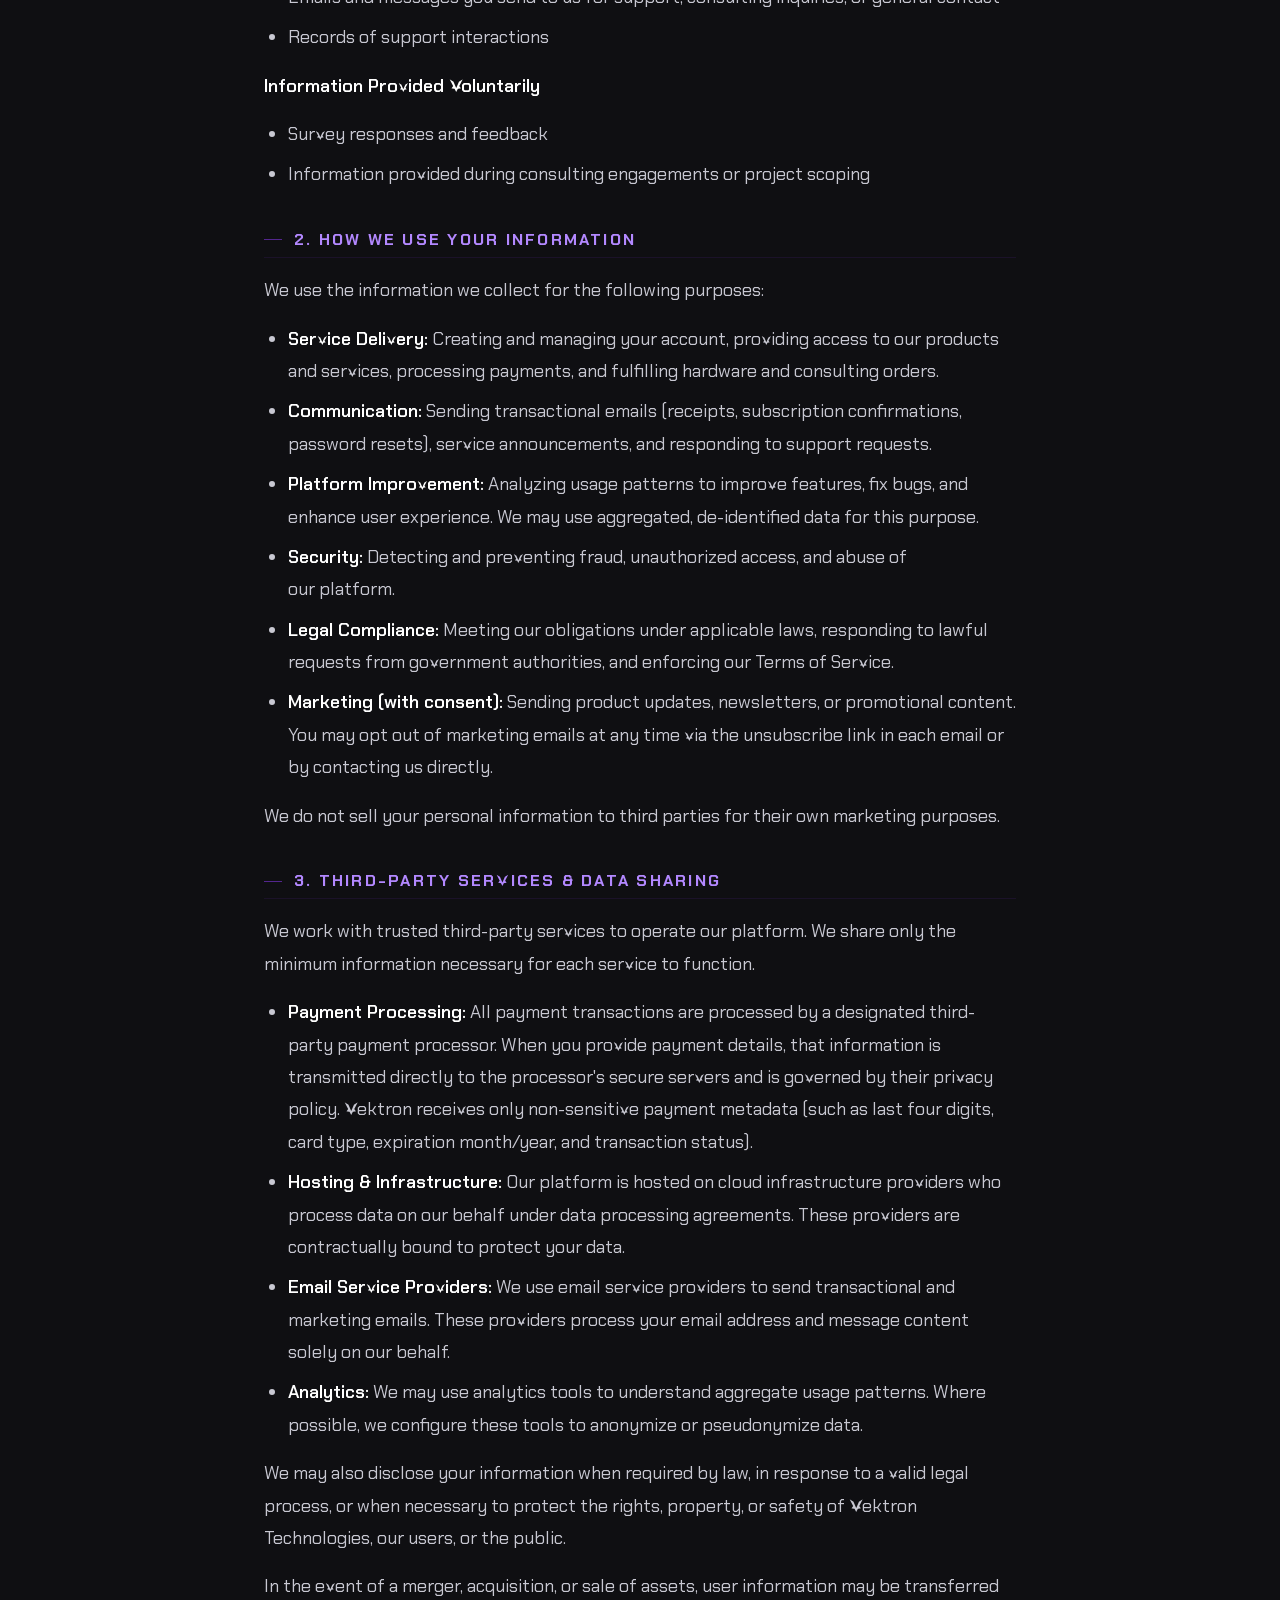
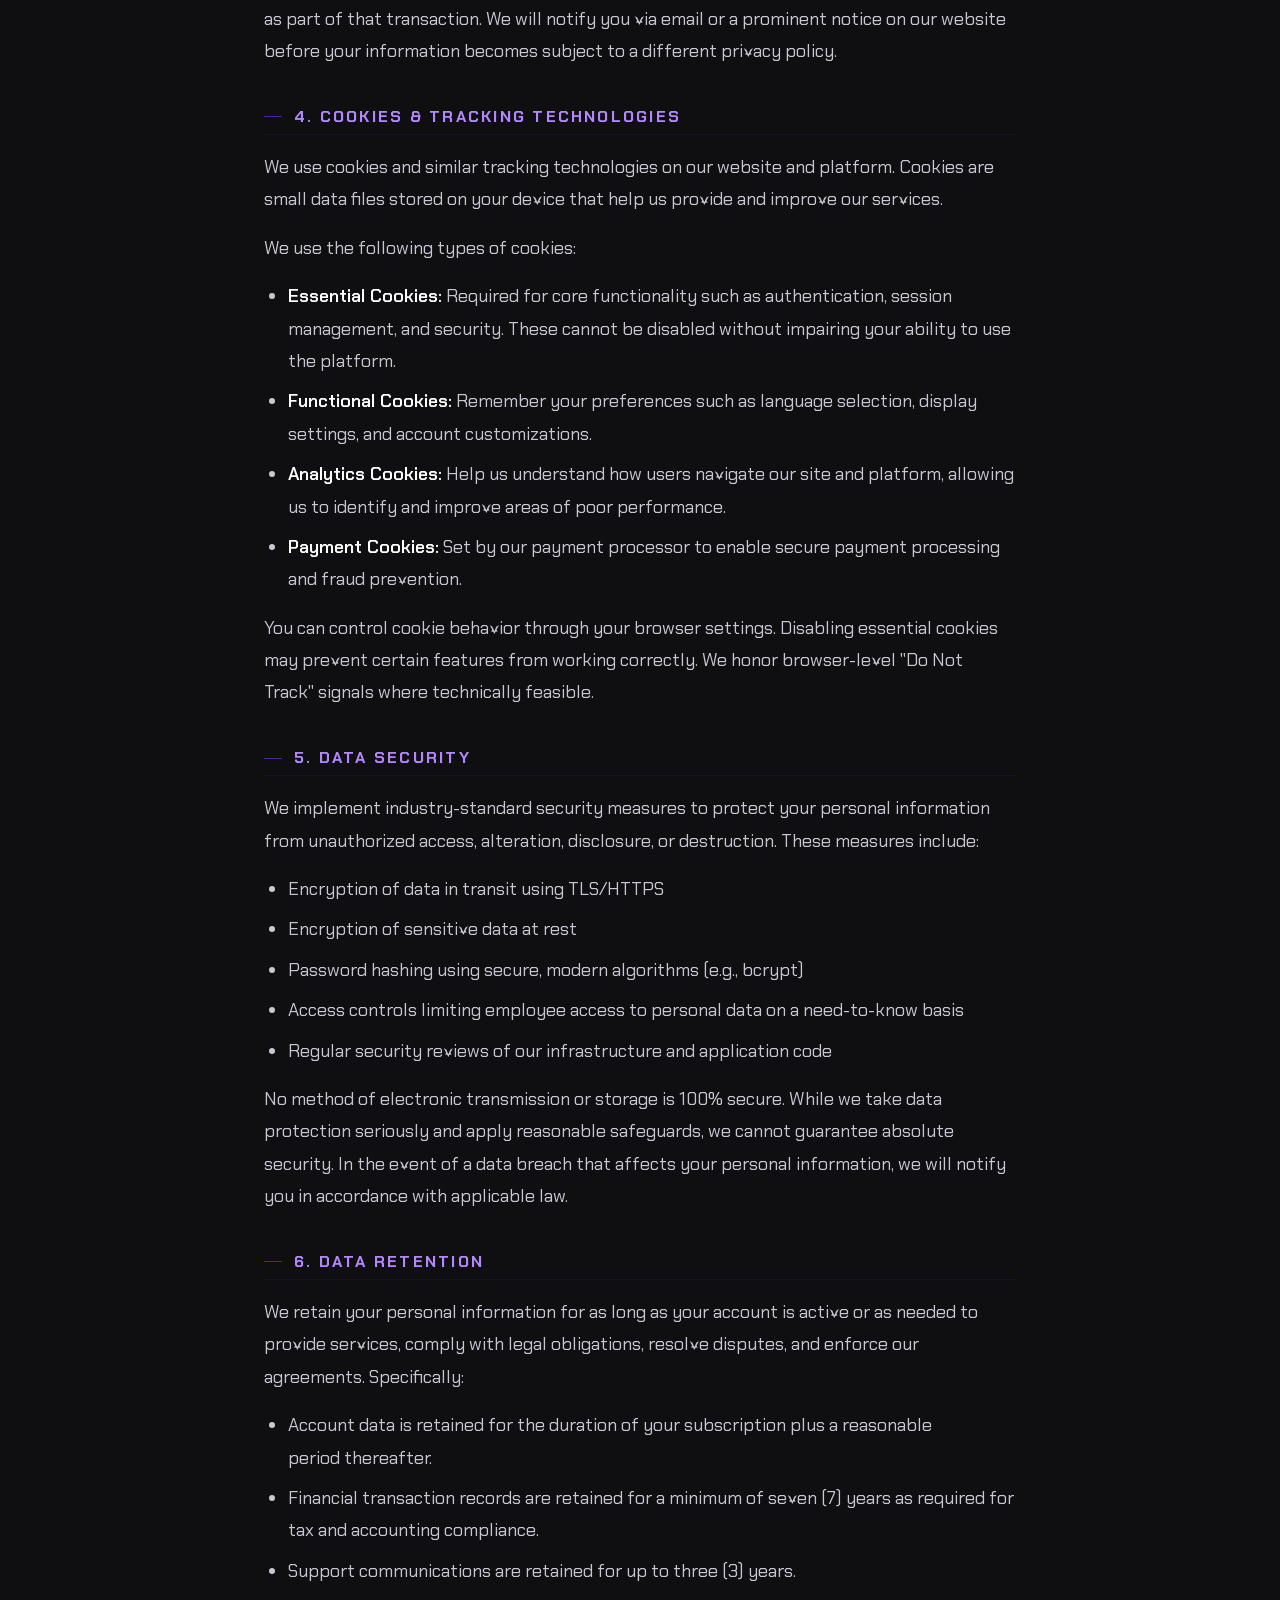
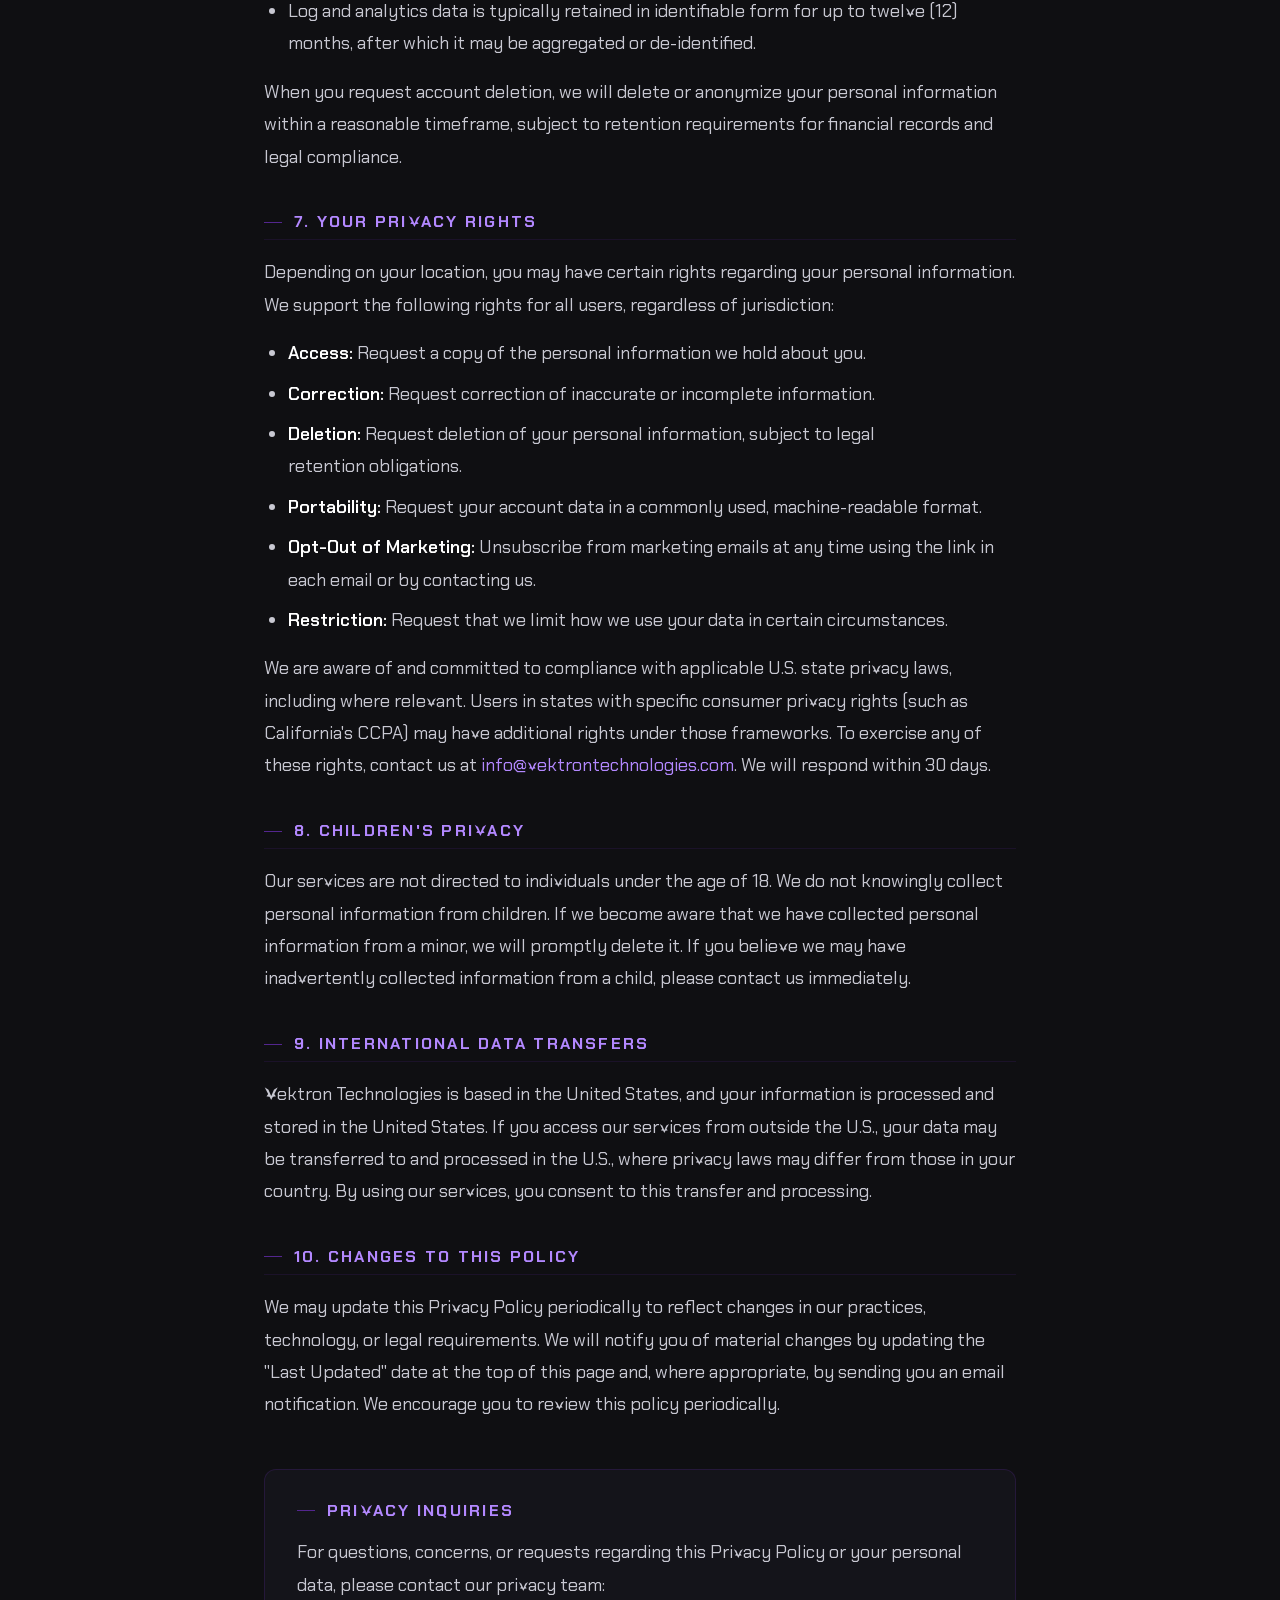
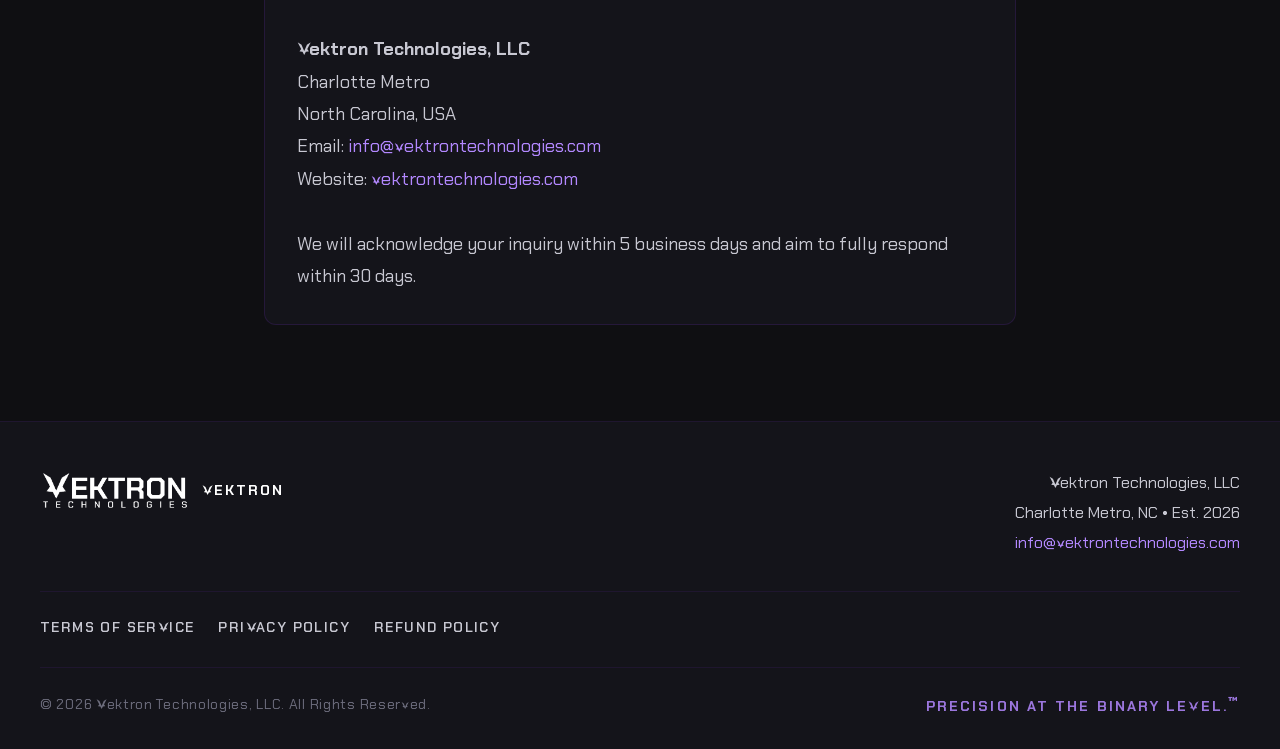
<file: privacy.html>
<!DOCTYPE html>
<html lang="en" data-theme="dark">
<head>
<meta charset="UTF-8">
<meta name="viewport" content="width=device-width, initial-scale=1.0">
<title>Privacy Policy — Vektron Technologies, LLC</title>
<meta name="description" content="Privacy Policy for Vektron Technologies, LLC. Learn how we collect, use, and protect your personal information across our software platform and services.">

<!-- Canonical -->
<link rel="canonical" href="https://vektrontechnologies.com/privacy.html">

<!-- Open Graph -->
<meta property="og:title" content="Privacy Policy — Vektron Technologies, LLC">
<meta property="og:description" content="Privacy Policy describing how Vektron Technologies collects, uses, and protects your personal information.">
<meta property="og:type" content="website">
<meta property="og:url" content="https://vektrontechnologies.com/privacy.html">
<meta property="og:site_name" content="VEKTRON Technologies">

<!-- Favicon -->
<link rel="icon" type="image/png" sizes="16x16" href="./assets/favicon/favicon-16.png">
<link rel="icon" type="image/png" sizes="32x32" href="./assets/favicon/favicon-32.png">
<link rel="icon" type="image/png" sizes="192x192" href="./assets/favicon/favicon-192.png">
<link rel="apple-touch-icon" sizes="180x180" href="./assets/favicon/apple-touch-icon.png">
<meta name="theme-color" content="#53268E">

<!-- Fonts -->
<link rel="preconnect" href="https://fonts.googleapis.com">
<link rel="preconnect" href="https://fonts.gstatic.com" crossorigin>
<link href="https://fonts.googleapis.com/css2?family=Inter:wght@300..800&display=swap" rel="stylesheet">

<!-- Stylesheets -->
<link rel="stylesheet" href="./base.css">
<link rel="stylesheet" href="./style.css?v=24">

<style>
  /* ── Legal Page Layout ── */
  .legal-page {
    padding-top: calc(var(--space-16) + 60px);
    padding-bottom: var(--space-24);
    background: var(--color-bg);
    min-height: 100vh;
  }

  .legal-container {
    max-width: 800px;
    margin-inline: auto;
    padding-inline: var(--space-6);
  }

  /* Page header block */
  .legal-header {
    margin-bottom: var(--space-12);
    padding-bottom: var(--space-8);
    border-bottom: 1px solid var(--color-divider);
  }

  .legal-header .section-label {
    margin-bottom: var(--space-4);
  }

  .legal-page-title {
    font-family: var(--font-display);
    font-size: var(--text-2xl);
    font-weight: 800;
    letter-spacing: 0.06em;
    text-transform: uppercase;
    color: var(--color-text);
    margin-bottom: var(--space-4);
    line-height: 1.1;
  }

  .legal-meta {
    font-size: var(--text-xs);
    color: var(--color-text-faint);
    letter-spacing: 0.08em;
    text-transform: uppercase;
  }

  /* Section headings */
  .legal-section {
    margin-bottom: var(--space-10);
  }

  .legal-section h2 {
    font-family: var(--font-display);
    font-size: var(--text-sm);
    font-weight: 700;
    letter-spacing: 0.14em;
    text-transform: uppercase;
    color: var(--color-primary-glow);
    margin-bottom: var(--space-4);
    padding-bottom: var(--space-2);
    border-bottom: 1px solid var(--color-divider);
    display: flex;
    align-items: center;
    gap: var(--space-3);
  }

  .legal-section h2::before {
    content: '';
    width: 18px;
    height: 1px;
    background: var(--color-primary);
    flex-shrink: 0;
  }

  .legal-section p {
    font-size: var(--text-base);
    color: var(--color-text-muted);
    line-height: 1.8;
    margin-bottom: var(--space-4);
    max-width: none;
  }

  .legal-section p:last-child {
    margin-bottom: 0;
  }

  .legal-section ul,
  .legal-section ol {
    margin: var(--space-3) 0 var(--space-4) var(--space-6);
    color: var(--color-text-muted);
    font-size: var(--text-base);
    line-height: 1.8;
  }

  .legal-section li {
    margin-bottom: var(--space-2);
    max-width: none;
    text-wrap: pretty;
  }

  .legal-section strong {
    color: var(--color-text);
    font-weight: 600;
  }

  .legal-section a {
    color: var(--color-primary-glow);
    text-decoration: none;
    transition: color var(--transition-interactive);
  }

  .legal-section a:hover {
    color: var(--color-cta);
  }

  /* Contact block at bottom */
  .legal-contact-block {
    margin-top: var(--space-12);
    padding: var(--space-8);
    background: var(--color-surface);
    border: 1px solid var(--color-border);
    border-radius: var(--radius-lg);
  }

  .legal-contact-block h2 {
    font-family: var(--font-display);
    font-size: var(--text-sm);
    font-weight: 700;
    letter-spacing: 0.14em;
    text-transform: uppercase;
    color: var(--color-primary-glow);
    margin-bottom: var(--space-4);
    display: flex;
    align-items: center;
    gap: var(--space-3);
  }

  .legal-contact-block h2::before {
    content: '';
    width: 18px;
    height: 1px;
    background: var(--color-primary);
    flex-shrink: 0;
  }

  .legal-contact-block p {
    font-size: var(--text-base);
    color: var(--color-text-muted);
    line-height: 1.8;
    max-width: none;
  }

  .legal-contact-block a {
    color: var(--color-primary-glow);
    text-decoration: none;
    transition: color var(--transition-interactive);
  }

  .legal-contact-block a:hover {
    color: var(--color-cta);
  }

  /* Footer links row */
  .footer-links {
    display: flex;
    flex-wrap: wrap;
    gap: var(--space-6);
    margin-bottom: var(--space-6);
  }

  .footer-links a {
    font-size: var(--text-xs);
    font-weight: 600;
    letter-spacing: 0.1em;
    text-transform: uppercase;
    color: var(--color-text-muted);
    text-decoration: none;
    transition: color var(--transition-interactive);
  }

  .footer-links a:hover {
    color: var(--color-primary-glow);
  }

  /* Simplified header nav for legal pages */
  .legal-nav {
    display: flex;
    align-items: center;
    gap: var(--space-6);
  }

  .legal-nav-back {
    font-size: var(--text-xs);
    font-weight: 600;
    letter-spacing: 0.12em;
    text-transform: uppercase;
    color: var(--color-text-muted);
    text-decoration: none;
    display: flex;
    align-items: center;
    gap: var(--space-2);
    transition: color var(--transition-interactive);
  }

  .legal-nav-back:hover {
    color: var(--color-primary-glow);
  }

  .legal-nav-back svg {
    width: 14px;
    height: 14px;
    flex-shrink: 0;
  }

  /* Data category tags */
  .data-category {
    display: inline-block;
    font-size: var(--text-xs);
    font-weight: 700;
    letter-spacing: 0.1em;
    text-transform: uppercase;
    color: var(--color-primary-glow);
    background: rgba(123, 47, 190, 0.12);
    border: 1px solid rgba(123, 47, 190, 0.2);
    border-radius: var(--radius-sm);
    padding: 2px 8px;
    margin-right: var(--space-2);
    margin-bottom: var(--space-1);
  }
</style>
</head>
<body>

  <!-- ========== HEADER (simplified) ========== -->
  <header class="site-header" role="banner">
    <div class="header-inner">
      <a href="./index.html" class="header-logo" aria-label="VEKTRON Technologies — Home">
        <img src="./assets/brand/signature_transparent_white.png" alt="VEKTRON Technologies" width="180" height="48">
      </a>

      <nav class="legal-nav" aria-label="Legal page navigation">
        <a href="./index.html" class="legal-nav-back">
          <svg viewBox="0 0 14 14" fill="none" stroke="currentColor" stroke-width="2" stroke-linecap="round" stroke-linejoin="round" aria-hidden="true">
            <path d="M9 2L4 7l5 5"/>
          </svg>
          Back to Home
        </a>
      </nav>
    </div>
  </header>


  <!-- ========== LEGAL CONTENT ========== -->
  <main class="legal-page" id="main-content">
    <div class="legal-container">

      <header class="legal-header">
        <div class="section-label" aria-hidden="true">Legal</div>
        <h1 class="legal-page-title">Privacy Policy</h1>
        <p class="legal-meta">Last Updated: June 1, 2026</p>
      </header>

      <section class="legal-section">
        <p>
          Vektron Technologies, LLC ("Vektron," "we," "us," or "our") is committed to protecting the privacy of our users. This Privacy Policy explains what information we collect, how we use it, with whom we share it, and your rights regarding your data. This policy applies to all users of our website at <strong>vektrontechnologies.com</strong> and any related products, software, or services we provide.
        </p>
        <p>
          By using our services, you acknowledge that you have read and understood this Privacy Policy. If you disagree with our practices, please discontinue use of our services and contact us to request data deletion.
        </p>
      </section>

      <section class="legal-section">
        <h2>1. Information We Collect</h2>
        <p>We collect information in the following categories when you use our services:</p>

        <p><strong>Account &amp; Identity Information</strong></p>
        <ul>
          <li>Full name and display name</li>
          <li>Email address</li>
          <li>Business name and role (for enterprise accounts)</li>
          <li>Password (stored in hashed, non-reversible form — we never store plaintext passwords)</li>
          <li>Account preferences and settings</li>
        </ul>

        <p><strong>Payment Information</strong></p>
        <ul>
          <li>Payment card details (credit/debit card number, expiration date, CVV) — collected and processed exclusively by our designated third-party payment processor. Vektron never stores full card numbers on our servers.</li>
          <li>Billing address and postal code</li>
          <li>Transaction history and subscription status</li>
        </ul>

        <p><strong>Usage &amp; Platform Data</strong></p>
        <ul>
          <li>Log data: IP address, browser type, operating system, pages visited, referral URLs, timestamps</li>
          <li>Service usage activity: features accessed, sessions, and file uploads or exports associated with your account</li>
          <li>Device information: device type, screen resolution, hardware identifiers</li>
          <li>Crash reports and error logs for platform diagnostics</li>
        </ul>

        <p><strong>Communications</strong></p>
        <ul>
          <li>Emails and messages you send to us for support, consulting inquiries, or general contact</li>
          <li>Records of support interactions</li>
        </ul>

        <p><strong>Information Provided Voluntarily</strong></p>
        <ul>
          <li>Survey responses and feedback</li>
          <li>Information provided during consulting engagements or project scoping</li>
        </ul>
      </section>

      <section class="legal-section">
        <h2>2. How We Use Your Information</h2>
        <p>We use the information we collect for the following purposes:</p>
        <ul>
          <li><strong>Service Delivery:</strong> Creating and managing your account, providing access to our products and services, processing payments, and fulfilling hardware and consulting orders.</li>
          <li><strong>Communication:</strong> Sending transactional emails (receipts, subscription confirmations, password resets), service announcements, and responding to support requests.</li>
          <li><strong>Platform Improvement:</strong> Analyzing usage patterns to improve features, fix bugs, and enhance user experience. We may use aggregated, de-identified data for this purpose.</li>
          <li><strong>Security:</strong> Detecting and preventing fraud, unauthorized access, and abuse of our platform.</li>
          <li><strong>Legal Compliance:</strong> Meeting our obligations under applicable laws, responding to lawful requests from government authorities, and enforcing our Terms of Service.</li>
          <li><strong>Marketing (with consent):</strong> Sending product updates, newsletters, or promotional content. You may opt out of marketing emails at any time via the unsubscribe link in each email or by contacting us directly.</li>
        </ul>
        <p>
          We do not sell your personal information to third parties for their own marketing purposes.
        </p>
      </section>

      <section class="legal-section">
        <h2>3. Third-Party Services &amp; Data Sharing</h2>
        <p>
          We work with trusted third-party services to operate our platform. We share only the minimum information necessary for each service to function.
        </p>
        <ul>
          <li>
            <strong>Payment Processing:</strong> All payment transactions are processed by a designated third-party payment processor. When you provide payment details, that information is transmitted directly to the processor's secure servers and is governed by their privacy policy. Vektron receives only non-sensitive payment metadata (such as last four digits, card type, expiration month/year, and transaction status).
          </li>
          <li>
            <strong>Hosting &amp; Infrastructure:</strong> Our platform is hosted on cloud infrastructure providers who process data on our behalf under data processing agreements. These providers are contractually bound to protect your data.
          </li>
          <li>
            <strong>Email Service Providers:</strong> We use email service providers to send transactional and marketing emails. These providers process your email address and message content solely on our behalf.
          </li>
          <li>
            <strong>Analytics:</strong> We may use analytics tools to understand aggregate usage patterns. Where possible, we configure these tools to anonymize or pseudonymize data.
          </li>
        </ul>
        <p>
          We may also disclose your information when required by law, in response to a valid legal process, or when necessary to protect the rights, property, or safety of Vektron Technologies, our users, or the public.
        </p>
        <p>
          In the event of a merger, acquisition, or sale of assets, user information may be transferred as part of that transaction. We will notify you via email or a prominent notice on our website before your information becomes subject to a different privacy policy.
        </p>
      </section>

      <section class="legal-section">
        <h2>4. Cookies &amp; Tracking Technologies</h2>
        <p>
          We use cookies and similar tracking technologies on our website and platform. Cookies are small data files stored on your device that help us provide and improve our services.
        </p>
        <p>We use the following types of cookies:</p>
        <ul>
          <li><strong>Essential Cookies:</strong> Required for core functionality such as authentication, session management, and security. These cannot be disabled without impairing your ability to use the platform.</li>
          <li><strong>Functional Cookies:</strong> Remember your preferences such as language selection, display settings, and account customizations.</li>
          <li><strong>Analytics Cookies:</strong> Help us understand how users navigate our site and platform, allowing us to identify and improve areas of poor performance.</li>
          <li><strong>Payment Cookies:</strong> Set by our payment processor to enable secure payment processing and fraud prevention.</li>
        </ul>
        <p>
          You can control cookie behavior through your browser settings. Disabling essential cookies may prevent certain features from working correctly. We honor browser-level "Do Not Track" signals where technically feasible.
        </p>
      </section>

      <section class="legal-section">
        <h2>5. Data Security</h2>
        <p>
          We implement industry-standard security measures to protect your personal information from unauthorized access, alteration, disclosure, or destruction. These measures include:
        </p>
        <ul>
          <li>Encryption of data in transit using TLS/HTTPS</li>
          <li>Encryption of sensitive data at rest</li>
          <li>Password hashing using secure, modern algorithms (e.g., bcrypt)</li>
          <li>Access controls limiting employee access to personal data on a need-to-know basis</li>
          <li>Regular security reviews of our infrastructure and application code</li>
        </ul>
        <p>
          No method of electronic transmission or storage is 100% secure. While we take data protection seriously and apply reasonable safeguards, we cannot guarantee absolute security. In the event of a data breach that affects your personal information, we will notify you in accordance with applicable law.
        </p>
      </section>

      <section class="legal-section">
        <h2>6. Data Retention</h2>
        <p>
          We retain your personal information for as long as your account is active or as needed to provide services, comply with legal obligations, resolve disputes, and enforce our agreements. Specifically:
        </p>
        <ul>
          <li>Account data is retained for the duration of your subscription plus a reasonable period thereafter.</li>
          <li>Financial transaction records are retained for a minimum of seven (7) years as required for tax and accounting compliance.</li>
          <li>Support communications are retained for up to three (3) years.</li>
          <li>Log and analytics data is typically retained in identifiable form for up to twelve (12) months, after which it may be aggregated or de-identified.</li>
        </ul>
        <p>
          When you request account deletion, we will delete or anonymize your personal information within a reasonable timeframe, subject to retention requirements for financial records and legal compliance.
        </p>
      </section>

      <section class="legal-section">
        <h2>7. Your Privacy Rights</h2>
        <p>
          Depending on your location, you may have certain rights regarding your personal information. We support the following rights for all users, regardless of jurisdiction:
        </p>
        <ul>
          <li><strong>Access:</strong> Request a copy of the personal information we hold about you.</li>
          <li><strong>Correction:</strong> Request correction of inaccurate or incomplete information.</li>
          <li><strong>Deletion:</strong> Request deletion of your personal information, subject to legal retention obligations.</li>
          <li><strong>Portability:</strong> Request your account data in a commonly used, machine-readable format.</li>
          <li><strong>Opt-Out of Marketing:</strong> Unsubscribe from marketing emails at any time using the link in each email or by contacting us.</li>
          <li><strong>Restriction:</strong> Request that we limit how we use your data in certain circumstances.</li>
        </ul>
        <p>
          We are aware of and committed to compliance with applicable U.S. state privacy laws, including where relevant. Users in states with specific consumer privacy rights (such as California's CCPA) may have additional rights under those frameworks. To exercise any of these rights, contact us at <a href="mailto:info@vektrontechnologies.com">info@vektrontechnologies.com</a>. We will respond within 30 days.
        </p>
      </section>

      <section class="legal-section">
        <h2>8. Children's Privacy</h2>
        <p>
          Our services are not directed to individuals under the age of 18. We do not knowingly collect personal information from children. If we become aware that we have collected personal information from a minor, we will promptly delete it. If you believe we may have inadvertently collected information from a child, please contact us immediately.
        </p>
      </section>

      <section class="legal-section">
        <h2>9. International Data Transfers</h2>
        <p>
          Vektron Technologies is based in the United States, and your information is processed and stored in the United States. If you access our services from outside the U.S., your data may be transferred to and processed in the U.S., where privacy laws may differ from those in your country. By using our services, you consent to this transfer and processing.
        </p>
      </section>

      <section class="legal-section">
        <h2>10. Changes to This Policy</h2>
        <p>
          We may update this Privacy Policy periodically to reflect changes in our practices, technology, or legal requirements. We will notify you of material changes by updating the "Last Updated" date at the top of this page and, where appropriate, by sending you an email notification. We encourage you to review this policy periodically.
        </p>
      </section>

      <div class="legal-contact-block">
        <h2>Privacy Inquiries</h2>
        <p>
          For questions, concerns, or requests regarding this Privacy Policy or your personal data, please contact our privacy team:<br><br>
          <strong>Vektron Technologies, LLC</strong><br>
          Charlotte Metro<br>North Carolina, USA<br>
          Email: <a href="mailto:info@vektrontechnologies.com">info@vektrontechnologies.com</a><br>
          Website: <a href="https://vektrontechnologies.com">vektrontechnologies.com</a><br><br>
          We will acknowledge your inquiry within 5 business days and aim to fully respond within 30 days.
        </p>
      </div>

    </div>
  </main>


  <!-- ========== FOOTER ========== -->
  <footer class="site-footer" role="contentinfo">
    <div class="footer-inner">

      <div class="footer-top">
        <div class="footer-brand">
          <img src="./assets/brand/signature_transparent_white.png" alt="VEKTRON Technologies" width="200" height="56" loading="lazy">
          <span class="footer-brand-text">VEKTRON</span>
        </div>
        <div class="footer-contact">
          <p>Vektron Technologies, LLC</p>
          <p>Charlotte Metro, NC &bull; Est. 2026</p>
          <p><a href="mailto:info@vektrontechnologies.com">info@vektrontechnologies.com</a></p>
        </div>
      </div>

      <div class="footer-divider"></div>

      <div class="footer-links">
        <a href="./terms.html">Terms of Service</a>
        <a href="./privacy.html" aria-current="page">Privacy Policy</a>
        <a href="./refund.html">Refund Policy</a>
      </div>

      <div class="footer-divider"></div>

      <div class="footer-bottom">
        <div class="footer-legal">&copy; 2026 Vektron Technologies, LLC. All Rights Reserved.</div>
        <div class="footer-classified">Precision at the Binary Level.<sup>™</sup></div>
      </div>

    </div>
  </footer>

</body>
</html>
</file>
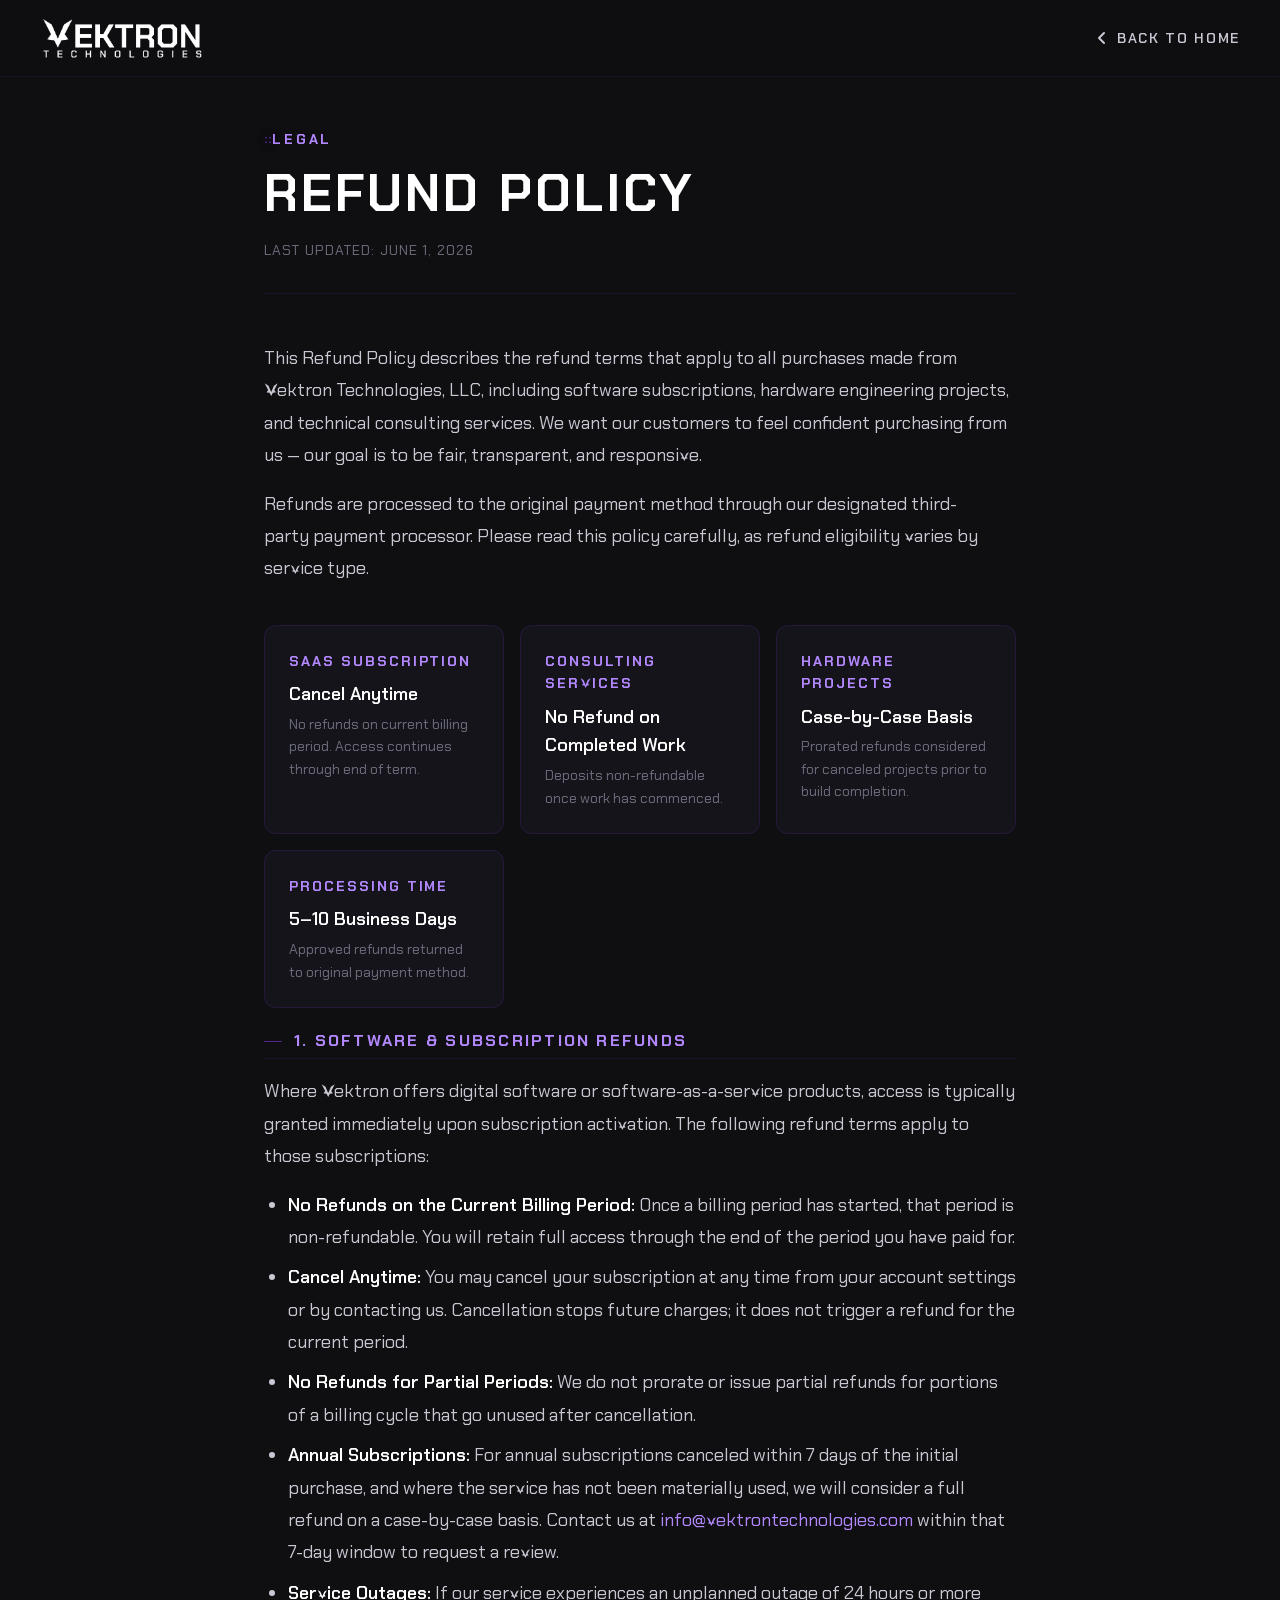
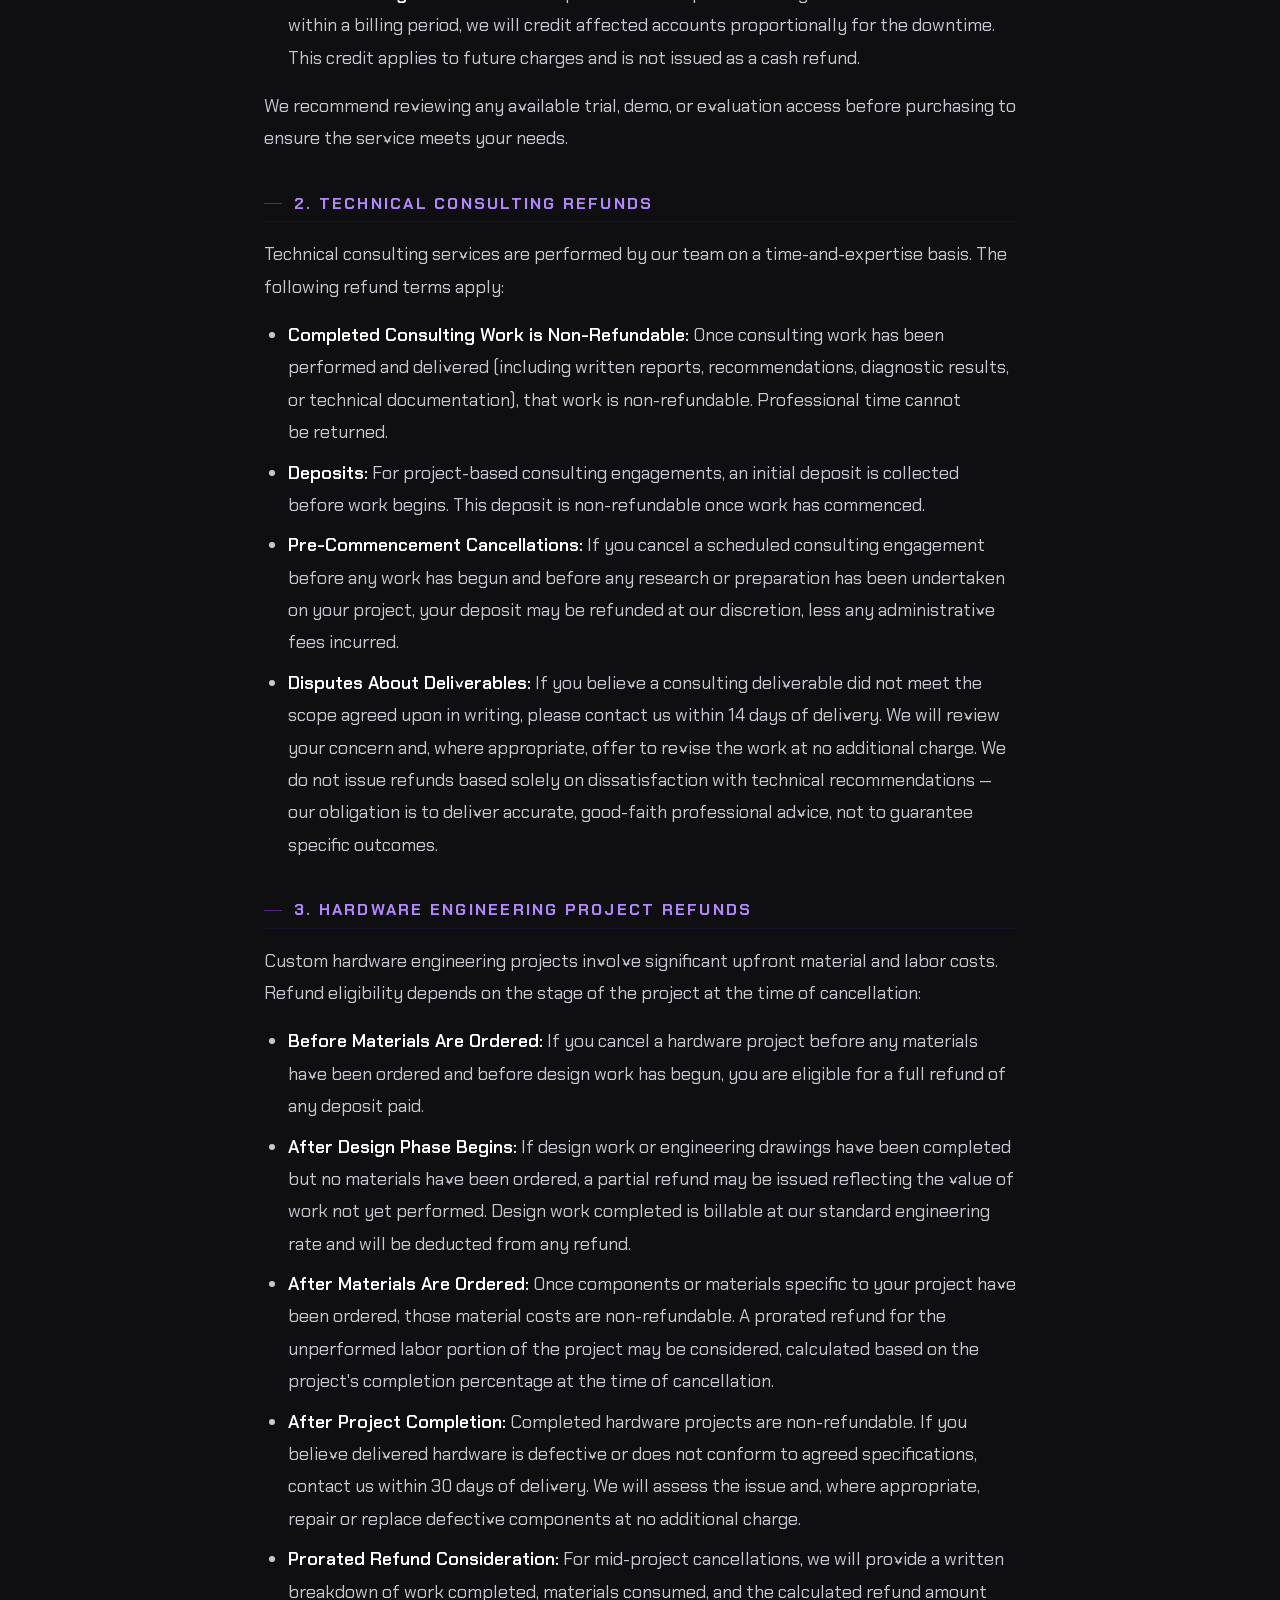
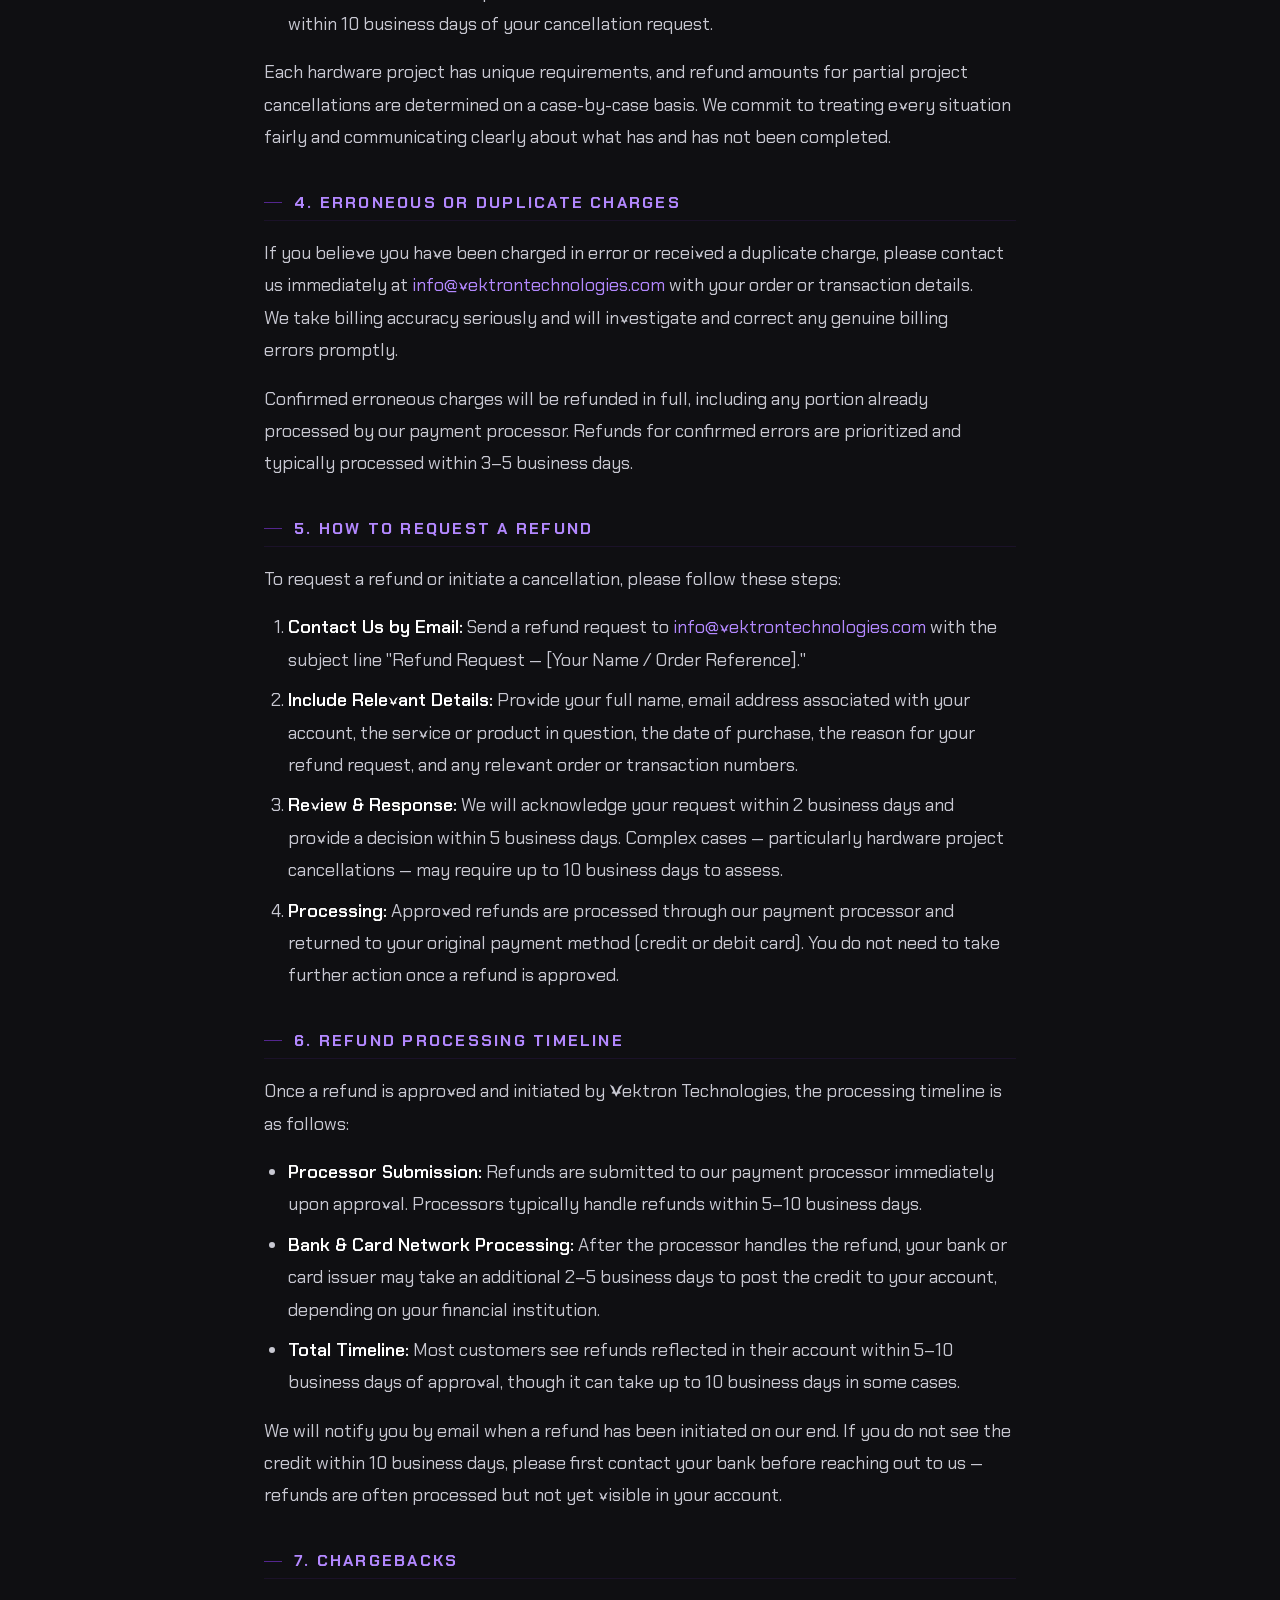
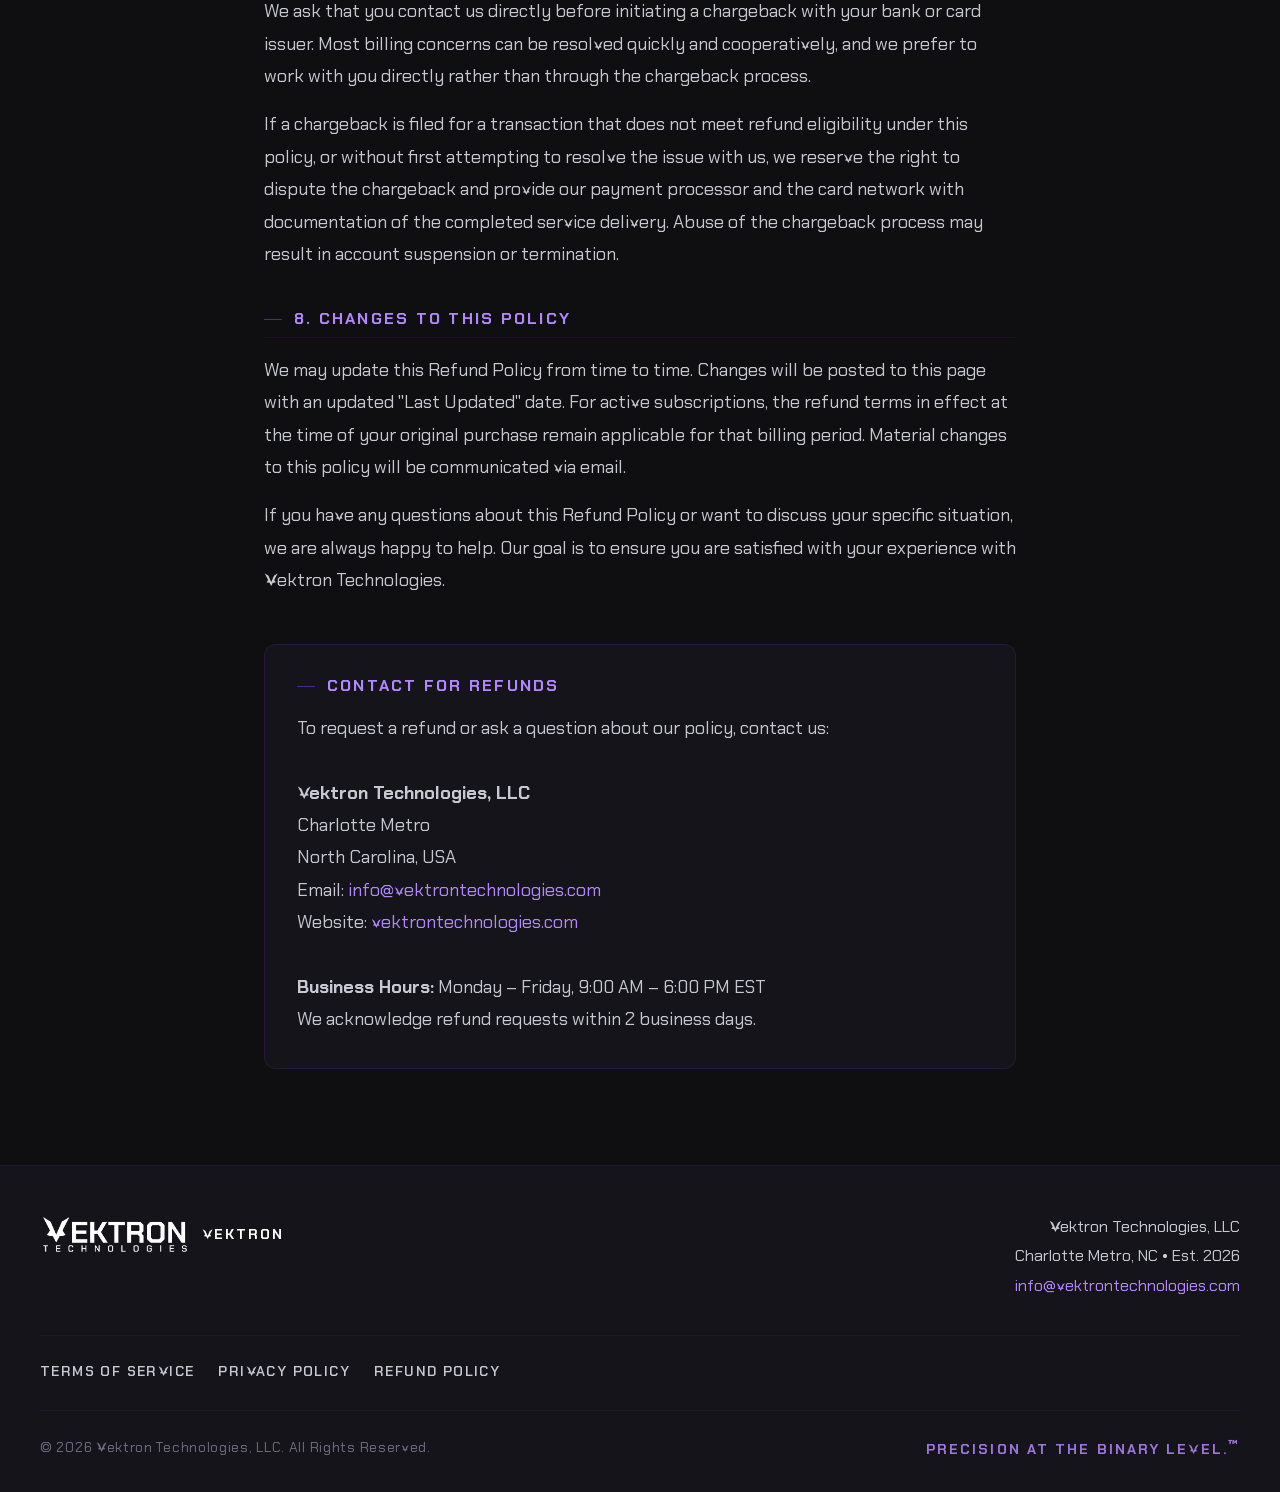
<file: refund.html>
<!DOCTYPE html>
<html lang="en" data-theme="dark">
<head>
<meta charset="UTF-8">
<meta name="viewport" content="width=device-width, initial-scale=1.0">
<title>Refund Policy — Vektron Technologies, LLC</title>
<meta name="description" content="Refund Policy for Vektron Technologies, LLC. Refund terms for software subscriptions, hardware engineering projects, and technical consulting services.">

<!-- Canonical -->
<link rel="canonical" href="https://vektrontechnologies.com/refund.html">

<!-- Open Graph -->
<meta property="og:title" content="Refund Policy — Vektron Technologies, LLC">
<meta property="og:description" content="Refund Policy for software subscriptions, hardware engineering, and consulting services provided by Vektron Technologies, LLC.">
<meta property="og:type" content="website">
<meta property="og:url" content="https://vektrontechnologies.com/refund.html">
<meta property="og:site_name" content="VEKTRON Technologies">

<!-- Favicon -->
<link rel="icon" type="image/png" sizes="16x16" href="./assets/favicon/favicon-16.png">
<link rel="icon" type="image/png" sizes="32x32" href="./assets/favicon/favicon-32.png">
<link rel="icon" type="image/png" sizes="192x192" href="./assets/favicon/favicon-192.png">
<link rel="apple-touch-icon" sizes="180x180" href="./assets/favicon/apple-touch-icon.png">
<meta name="theme-color" content="#53268E">

<!-- Fonts -->
<link rel="preconnect" href="https://fonts.googleapis.com">
<link rel="preconnect" href="https://fonts.gstatic.com" crossorigin>
<link href="https://fonts.googleapis.com/css2?family=Inter:wght@300..800&display=swap" rel="stylesheet">

<!-- Stylesheets -->
<link rel="stylesheet" href="./base.css">
<link rel="stylesheet" href="./style.css?v=24">

<style>
  /* ── Legal Page Layout ── */
  .legal-page {
    padding-top: calc(var(--space-16) + 60px);
    padding-bottom: var(--space-24);
    background: var(--color-bg);
    min-height: 100vh;
  }

  .legal-container {
    max-width: 800px;
    margin-inline: auto;
    padding-inline: var(--space-6);
  }

  /* Page header block */
  .legal-header {
    margin-bottom: var(--space-12);
    padding-bottom: var(--space-8);
    border-bottom: 1px solid var(--color-divider);
  }

  .legal-header .section-label {
    margin-bottom: var(--space-4);
  }

  .legal-page-title {
    font-family: var(--font-display);
    font-size: var(--text-2xl);
    font-weight: 800;
    letter-spacing: 0.06em;
    text-transform: uppercase;
    color: var(--color-text);
    margin-bottom: var(--space-4);
    line-height: 1.1;
  }

  .legal-meta {
    font-size: var(--text-xs);
    color: var(--color-text-faint);
    letter-spacing: 0.08em;
    text-transform: uppercase;
  }

  /* Section headings */
  .legal-section {
    margin-bottom: var(--space-10);
  }

  .legal-section h2 {
    font-family: var(--font-display);
    font-size: var(--text-sm);
    font-weight: 700;
    letter-spacing: 0.14em;
    text-transform: uppercase;
    color: var(--color-primary-glow);
    margin-bottom: var(--space-4);
    padding-bottom: var(--space-2);
    border-bottom: 1px solid var(--color-divider);
    display: flex;
    align-items: center;
    gap: var(--space-3);
  }

  .legal-section h2::before {
    content: '';
    width: 18px;
    height: 1px;
    background: var(--color-primary);
    flex-shrink: 0;
  }

  .legal-section p {
    font-size: var(--text-base);
    color: var(--color-text-muted);
    line-height: 1.8;
    margin-bottom: var(--space-4);
    max-width: none;
  }

  .legal-section p:last-child {
    margin-bottom: 0;
  }

  .legal-section ul,
  .legal-section ol {
    margin: var(--space-3) 0 var(--space-4) var(--space-6);
    color: var(--color-text-muted);
    font-size: var(--text-base);
    line-height: 1.8;
  }

  .legal-section li {
    margin-bottom: var(--space-2);
    max-width: none;
    text-wrap: pretty;
  }

  .legal-section strong {
    color: var(--color-text);
    font-weight: 600;
  }

  .legal-section a {
    color: var(--color-primary-glow);
    text-decoration: none;
    transition: color var(--transition-interactive);
  }

  .legal-section a:hover {
    color: var(--color-cta);
  }

  /* Policy summary cards */
  .policy-cards {
    display: grid;
    grid-template-columns: repeat(auto-fit, minmax(min(240px, 100%), 1fr));
    gap: var(--space-4);
    margin: var(--space-6) 0;
  }

  .policy-card {
    background: var(--color-surface);
    border: 1px solid var(--color-border);
    border-radius: var(--radius-lg);
    padding: var(--space-6);
  }

  .policy-card-label {
    font-size: var(--text-xs);
    font-weight: 700;
    letter-spacing: 0.14em;
    text-transform: uppercase;
    color: var(--color-primary-glow);
    margin-bottom: var(--space-2);
  }

  .policy-card-value {
    font-size: var(--text-base);
    font-weight: 600;
    color: var(--color-text);
    margin-bottom: var(--space-1);
  }

  .policy-card-note {
    font-size: var(--text-xs);
    color: var(--color-text-faint);
    line-height: 1.6;
  }

  /* Contact block at bottom */
  .legal-contact-block {
    margin-top: var(--space-12);
    padding: var(--space-8);
    background: var(--color-surface);
    border: 1px solid var(--color-border);
    border-radius: var(--radius-lg);
  }

  .legal-contact-block h2 {
    font-family: var(--font-display);
    font-size: var(--text-sm);
    font-weight: 700;
    letter-spacing: 0.14em;
    text-transform: uppercase;
    color: var(--color-primary-glow);
    margin-bottom: var(--space-4);
    display: flex;
    align-items: center;
    gap: var(--space-3);
  }

  .legal-contact-block h2::before {
    content: '';
    width: 18px;
    height: 1px;
    background: var(--color-primary);
    flex-shrink: 0;
  }

  .legal-contact-block p {
    font-size: var(--text-base);
    color: var(--color-text-muted);
    line-height: 1.8;
    max-width: none;
  }

  .legal-contact-block a {
    color: var(--color-primary-glow);
    text-decoration: none;
    transition: color var(--transition-interactive);
  }

  .legal-contact-block a:hover {
    color: var(--color-cta);
  }

  /* Footer links row */
  .footer-links {
    display: flex;
    flex-wrap: wrap;
    gap: var(--space-6);
    margin-bottom: var(--space-6);
  }

  .footer-links a {
    font-size: var(--text-xs);
    font-weight: 600;
    letter-spacing: 0.1em;
    text-transform: uppercase;
    color: var(--color-text-muted);
    text-decoration: none;
    transition: color var(--transition-interactive);
  }

  .footer-links a:hover {
    color: var(--color-primary-glow);
  }

  /* Simplified header nav for legal pages */
  .legal-nav {
    display: flex;
    align-items: center;
    gap: var(--space-6);
  }

  .legal-nav-back {
    font-size: var(--text-xs);
    font-weight: 600;
    letter-spacing: 0.12em;
    text-transform: uppercase;
    color: var(--color-text-muted);
    text-decoration: none;
    display: flex;
    align-items: center;
    gap: var(--space-2);
    transition: color var(--transition-interactive);
  }

  .legal-nav-back:hover {
    color: var(--color-primary-glow);
  }

  .legal-nav-back svg {
    width: 14px;
    height: 14px;
    flex-shrink: 0;
  }
</style>
</head>
<body>

  <!-- ========== HEADER (simplified) ========== -->
  <header class="site-header" role="banner">
    <div class="header-inner">
      <a href="./index.html" class="header-logo" aria-label="VEKTRON Technologies — Home">
        <img src="./assets/brand/signature_transparent_white.png" alt="VEKTRON Technologies" width="180" height="48">
      </a>

      <nav class="legal-nav" aria-label="Legal page navigation">
        <a href="./index.html" class="legal-nav-back">
          <svg viewBox="0 0 14 14" fill="none" stroke="currentColor" stroke-width="2" stroke-linecap="round" stroke-linejoin="round" aria-hidden="true">
            <path d="M9 2L4 7l5 5"/>
          </svg>
          Back to Home
        </a>
      </nav>
    </div>
  </header>


  <!-- ========== LEGAL CONTENT ========== -->
  <main class="legal-page" id="main-content">
    <div class="legal-container">

      <header class="legal-header">
        <div class="section-label" aria-hidden="true">Legal</div>
        <h1 class="legal-page-title">Refund Policy</h1>
        <p class="legal-meta">Last Updated: June 1, 2026</p>
      </header>

      <section class="legal-section">
        <p>
          This Refund Policy describes the refund terms that apply to all purchases made from Vektron Technologies, LLC, including software subscriptions, hardware engineering projects, and technical consulting services. We want our customers to feel confident purchasing from us — our goal is to be fair, transparent, and responsive.
        </p>
        <p>
          Refunds are processed to the original payment method through our designated third-party payment processor. Please read this policy carefully, as refund eligibility varies by service type.
        </p>
      </section>

      <!-- Summary Cards -->
      <div class="policy-cards" aria-label="Refund policy summary">
        <div class="policy-card">
          <div class="policy-card-label">SaaS Subscription</div>
          <div class="policy-card-value">Cancel Anytime</div>
          <div class="policy-card-note">No refunds on current billing period. Access continues through end of term.</div>
        </div>
        <div class="policy-card">
          <div class="policy-card-label">Consulting Services</div>
          <div class="policy-card-value">No Refund on Completed Work</div>
          <div class="policy-card-note">Deposits non-refundable once work has commenced.</div>
        </div>
        <div class="policy-card">
          <div class="policy-card-label">Hardware Projects</div>
          <div class="policy-card-value">Case-by-Case Basis</div>
          <div class="policy-card-note">Prorated refunds considered for canceled projects prior to build completion.</div>
        </div>
        <div class="policy-card">
          <div class="policy-card-label">Processing Time</div>
          <div class="policy-card-value">5–10 Business Days</div>
          <div class="policy-card-note">Approved refunds returned to original payment method.</div>
        </div>
      </div>

      <section class="legal-section">
        <h2>1. Software &amp; Subscription Refunds</h2>
        <p>
          Where Vektron offers digital software or software-as-a-service products, access is typically granted immediately upon subscription activation. The following refund terms apply to those subscriptions:
        </p>
        <ul>
          <li><strong>No Refunds on the Current Billing Period:</strong> Once a billing period has started, that period is non-refundable. You will retain full access through the end of the period you have paid for.</li>
          <li><strong>Cancel Anytime:</strong> You may cancel your subscription at any time from your account settings or by contacting us. Cancellation stops future charges; it does not trigger a refund for the current period.</li>
          <li><strong>No Refunds for Partial Periods:</strong> We do not prorate or issue partial refunds for portions of a billing cycle that go unused after cancellation.</li>
          <li><strong>Annual Subscriptions:</strong> For annual subscriptions canceled within 7 days of the initial purchase, and where the service has not been materially used, we will consider a full refund on a case-by-case basis. Contact us at <a href="mailto:info@vektrontechnologies.com">info@vektrontechnologies.com</a> within that 7-day window to request a review.</li>
          <li><strong>Service Outages:</strong> If our service experiences an unplanned outage of 24 hours or more within a billing period, we will credit affected accounts proportionally for the downtime. This credit applies to future charges and is not issued as a cash refund.</li>
        </ul>
        <p>
          We recommend reviewing any available trial, demo, or evaluation access before purchasing to ensure the service meets your needs.
        </p>
      </section>

      <section class="legal-section">
        <h2>2. Technical Consulting Refunds</h2>
        <p>
          Technical consulting services are performed by our team on a time-and-expertise basis. The following refund terms apply:
        </p>
        <ul>
          <li><strong>Completed Consulting Work is Non-Refundable:</strong> Once consulting work has been performed and delivered (including written reports, recommendations, diagnostic results, or technical documentation), that work is non-refundable. Professional time cannot be returned.</li>
          <li><strong>Deposits:</strong> For project-based consulting engagements, an initial deposit is collected before work begins. This deposit is non-refundable once work has commenced.</li>
          <li><strong>Pre-Commencement Cancellations:</strong> If you cancel a scheduled consulting engagement before any work has begun and before any research or preparation has been undertaken on your project, your deposit may be refunded at our discretion, less any administrative fees incurred.</li>
          <li><strong>Disputes About Deliverables:</strong> If you believe a consulting deliverable did not meet the scope agreed upon in writing, please contact us within 14 days of delivery. We will review your concern and, where appropriate, offer to revise the work at no additional charge. We do not issue refunds based solely on dissatisfaction with technical recommendations — our obligation is to deliver accurate, good-faith professional advice, not to guarantee specific outcomes.</li>
        </ul>
      </section>

      <section class="legal-section">
        <h2>3. Hardware Engineering Project Refunds</h2>
        <p>
          Custom hardware engineering projects involve significant upfront material and labor costs. Refund eligibility depends on the stage of the project at the time of cancellation:
        </p>
        <ul>
          <li><strong>Before Materials Are Ordered:</strong> If you cancel a hardware project before any materials have been ordered and before design work has begun, you are eligible for a full refund of any deposit paid.</li>
          <li><strong>After Design Phase Begins:</strong> If design work or engineering drawings have been completed but no materials have been ordered, a partial refund may be issued reflecting the value of work not yet performed. Design work completed is billable at our standard engineering rate and will be deducted from any refund.</li>
          <li><strong>After Materials Are Ordered:</strong> Once components or materials specific to your project have been ordered, those material costs are non-refundable. A prorated refund for the unperformed labor portion of the project may be considered, calculated based on the project's completion percentage at the time of cancellation.</li>
          <li><strong>After Project Completion:</strong> Completed hardware projects are non-refundable. If you believe delivered hardware is defective or does not conform to agreed specifications, contact us within 30 days of delivery. We will assess the issue and, where appropriate, repair or replace defective components at no additional charge.</li>
          <li><strong>Prorated Refund Consideration:</strong> For mid-project cancellations, we will provide a written breakdown of work completed, materials consumed, and the calculated refund amount within 10 business days of your cancellation request.</li>
        </ul>
        <p>
          Each hardware project has unique requirements, and refund amounts for partial project cancellations are determined on a case-by-case basis. We commit to treating every situation fairly and communicating clearly about what has and has not been completed.
        </p>
      </section>

      <section class="legal-section">
        <h2>4. Erroneous or Duplicate Charges</h2>
        <p>
          If you believe you have been charged in error or received a duplicate charge, please contact us immediately at <a href="mailto:info@vektrontechnologies.com">info@vektrontechnologies.com</a> with your order or transaction details. We take billing accuracy seriously and will investigate and correct any genuine billing errors promptly.
        </p>
        <p>
          Confirmed erroneous charges will be refunded in full, including any portion already processed by our payment processor. Refunds for confirmed errors are prioritized and typically processed within 3–5 business days.
        </p>
      </section>

      <section class="legal-section">
        <h2>5. How to Request a Refund</h2>
        <p>To request a refund or initiate a cancellation, please follow these steps:</p>
        <ol>
          <li><strong>Contact Us by Email:</strong> Send a refund request to <a href="mailto:info@vektrontechnologies.com">info@vektrontechnologies.com</a> with the subject line "Refund Request — [Your Name / Order Reference]."</li>
          <li><strong>Include Relevant Details:</strong> Provide your full name, email address associated with your account, the service or product in question, the date of purchase, the reason for your refund request, and any relevant order or transaction numbers.</li>
          <li><strong>Review &amp; Response:</strong> We will acknowledge your request within 2 business days and provide a decision within 5 business days. Complex cases — particularly hardware project cancellations — may require up to 10 business days to assess.</li>
          <li><strong>Processing:</strong> Approved refunds are processed through our payment processor and returned to your original payment method (credit or debit card). You do not need to take further action once a refund is approved.</li>
        </ol>
      </section>

      <section class="legal-section">
        <h2>6. Refund Processing Timeline</h2>
        <p>
          Once a refund is approved and initiated by Vektron Technologies, the processing timeline is as follows:
        </p>
        <ul>
          <li><strong>Processor Submission:</strong> Refunds are submitted to our payment processor immediately upon approval. Processors typically handle refunds within 5–10 business days.</li>
          <li><strong>Bank &amp; Card Network Processing:</strong> After the processor handles the refund, your bank or card issuer may take an additional 2–5 business days to post the credit to your account, depending on your financial institution.</li>
          <li><strong>Total Timeline:</strong> Most customers see refunds reflected in their account within 5–10 business days of approval, though it can take up to 10 business days in some cases.</li>
        </ul>
        <p>
          We will notify you by email when a refund has been initiated on our end. If you do not see the credit within 10 business days, please first contact your bank before reaching out to us — refunds are often processed but not yet visible in your account.
        </p>
      </section>

      <section class="legal-section">
        <h2>7. Chargebacks</h2>
        <p>
          We ask that you contact us directly before initiating a chargeback with your bank or card issuer. Most billing concerns can be resolved quickly and cooperatively, and we prefer to work with you directly rather than through the chargeback process.
        </p>
        <p>
          If a chargeback is filed for a transaction that does not meet refund eligibility under this policy, or without first attempting to resolve the issue with us, we reserve the right to dispute the chargeback and provide our payment processor and the card network with documentation of the completed service delivery. Abuse of the chargeback process may result in account suspension or termination.
        </p>
      </section>

      <section class="legal-section">
        <h2>8. Changes to This Policy</h2>
        <p>
          We may update this Refund Policy from time to time. Changes will be posted to this page with an updated "Last Updated" date. For active subscriptions, the refund terms in effect at the time of your original purchase remain applicable for that billing period. Material changes to this policy will be communicated via email.
        </p>
        <p>
          If you have any questions about this Refund Policy or want to discuss your specific situation, we are always happy to help. Our goal is to ensure you are satisfied with your experience with Vektron Technologies.
        </p>
      </section>

      <div class="legal-contact-block">
        <h2>Contact for Refunds</h2>
        <p>
          To request a refund or ask a question about our policy, contact us:<br><br>
          <strong>Vektron Technologies, LLC</strong><br>
          Charlotte Metro<br>North Carolina, USA<br>
          Email: <a href="mailto:info@vektrontechnologies.com">info@vektrontechnologies.com</a><br>
          Website: <a href="https://vektrontechnologies.com">vektrontechnologies.com</a><br><br>
          <strong>Business Hours:</strong> Monday – Friday, 9:00 AM – 6:00 PM EST<br>
          We acknowledge refund requests within 2 business days.
        </p>
      </div>

    </div>
  </main>


  <!-- ========== FOOTER ========== -->
  <footer class="site-footer" role="contentinfo">
    <div class="footer-inner">

      <div class="footer-top">
        <div class="footer-brand">
          <img src="./assets/brand/signature_transparent_white.png" alt="VEKTRON Technologies" width="200" height="56" loading="lazy">
          <span class="footer-brand-text">VEKTRON</span>
        </div>
        <div class="footer-contact">
          <p>Vektron Technologies, LLC</p>
          <p>Charlotte Metro, NC &bull; Est. 2026</p>
          <p><a href="mailto:info@vektrontechnologies.com">info@vektrontechnologies.com</a></p>
        </div>
      </div>

      <div class="footer-divider"></div>

      <div class="footer-links">
        <a href="./terms.html">Terms of Service</a>
        <a href="./privacy.html">Privacy Policy</a>
        <a href="./refund.html" aria-current="page">Refund Policy</a>
      </div>

      <div class="footer-divider"></div>

      <div class="footer-bottom">
        <div class="footer-legal">&copy; 2026 Vektron Technologies, LLC. All Rights Reserved.</div>
        <div class="footer-classified">Precision at the Binary Level.<sup>™</sup></div>
      </div>

    </div>
  </footer>

</body>
</html>
</file>
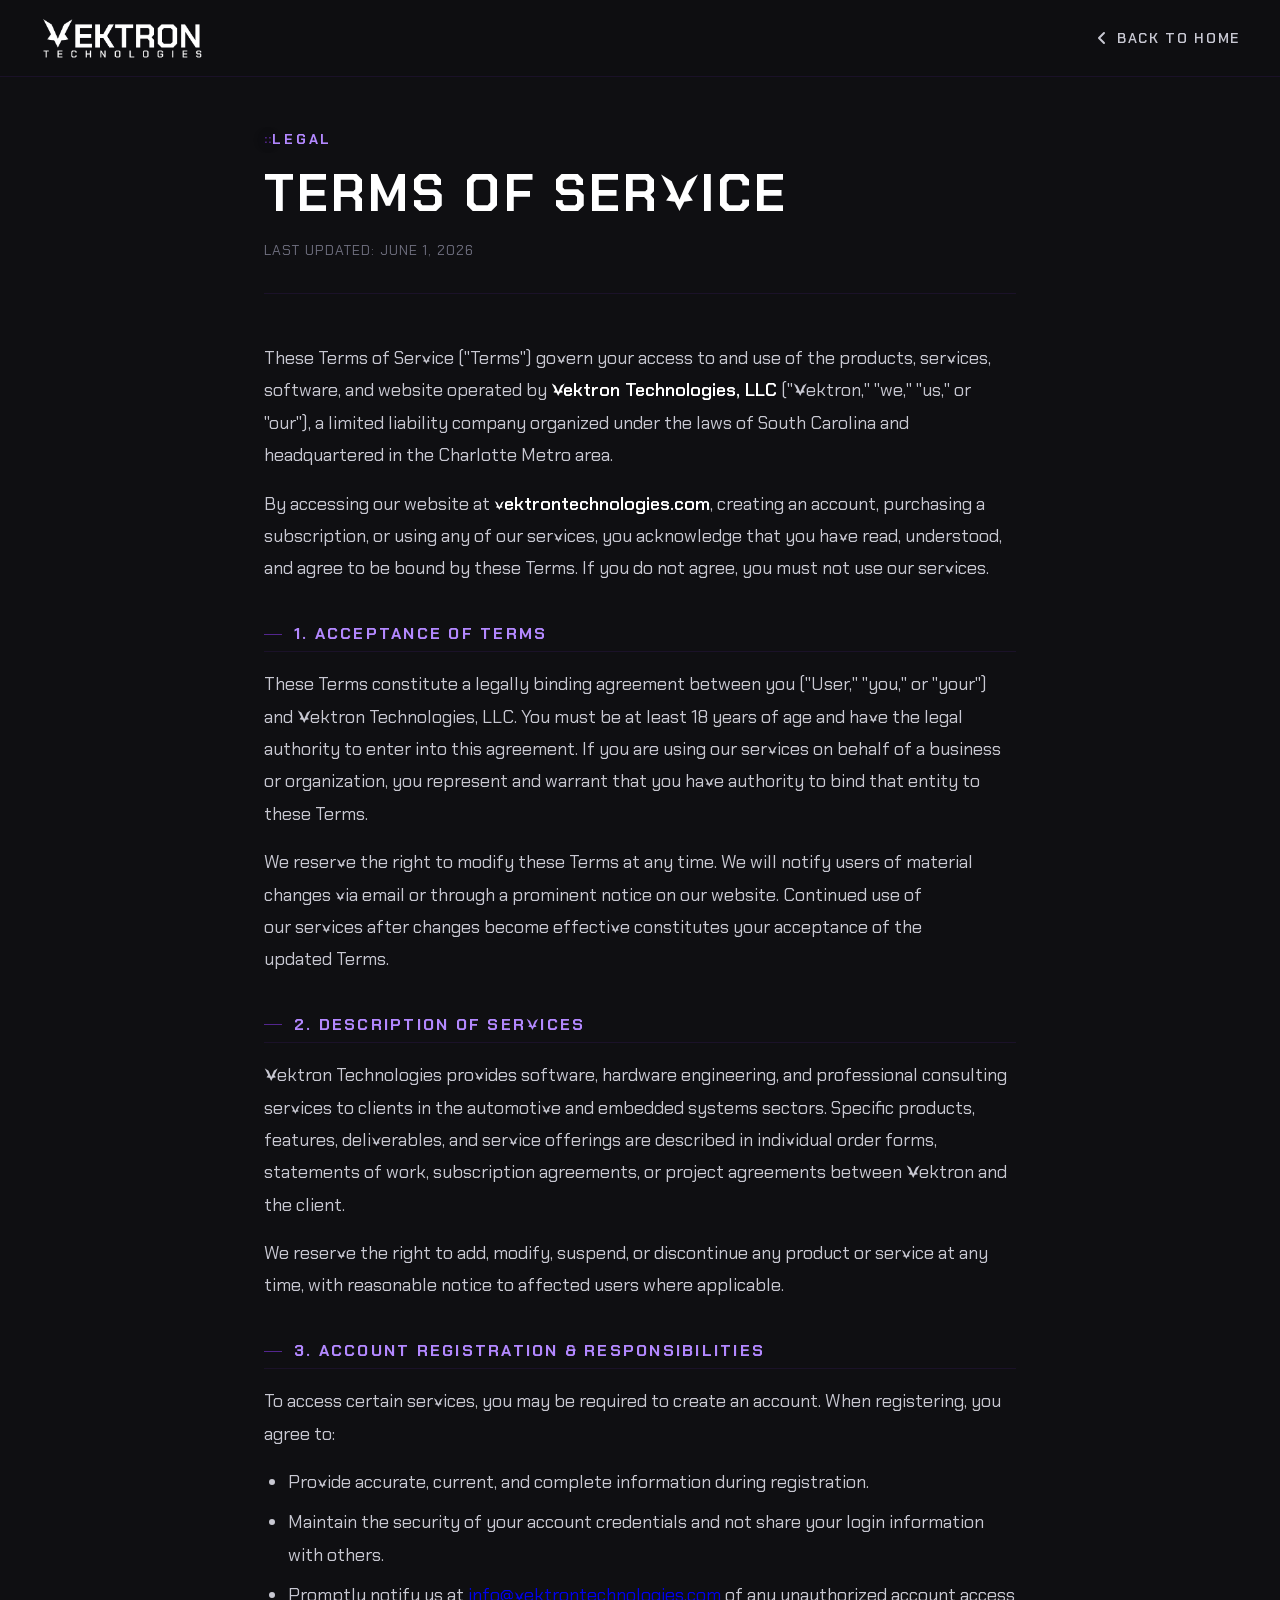
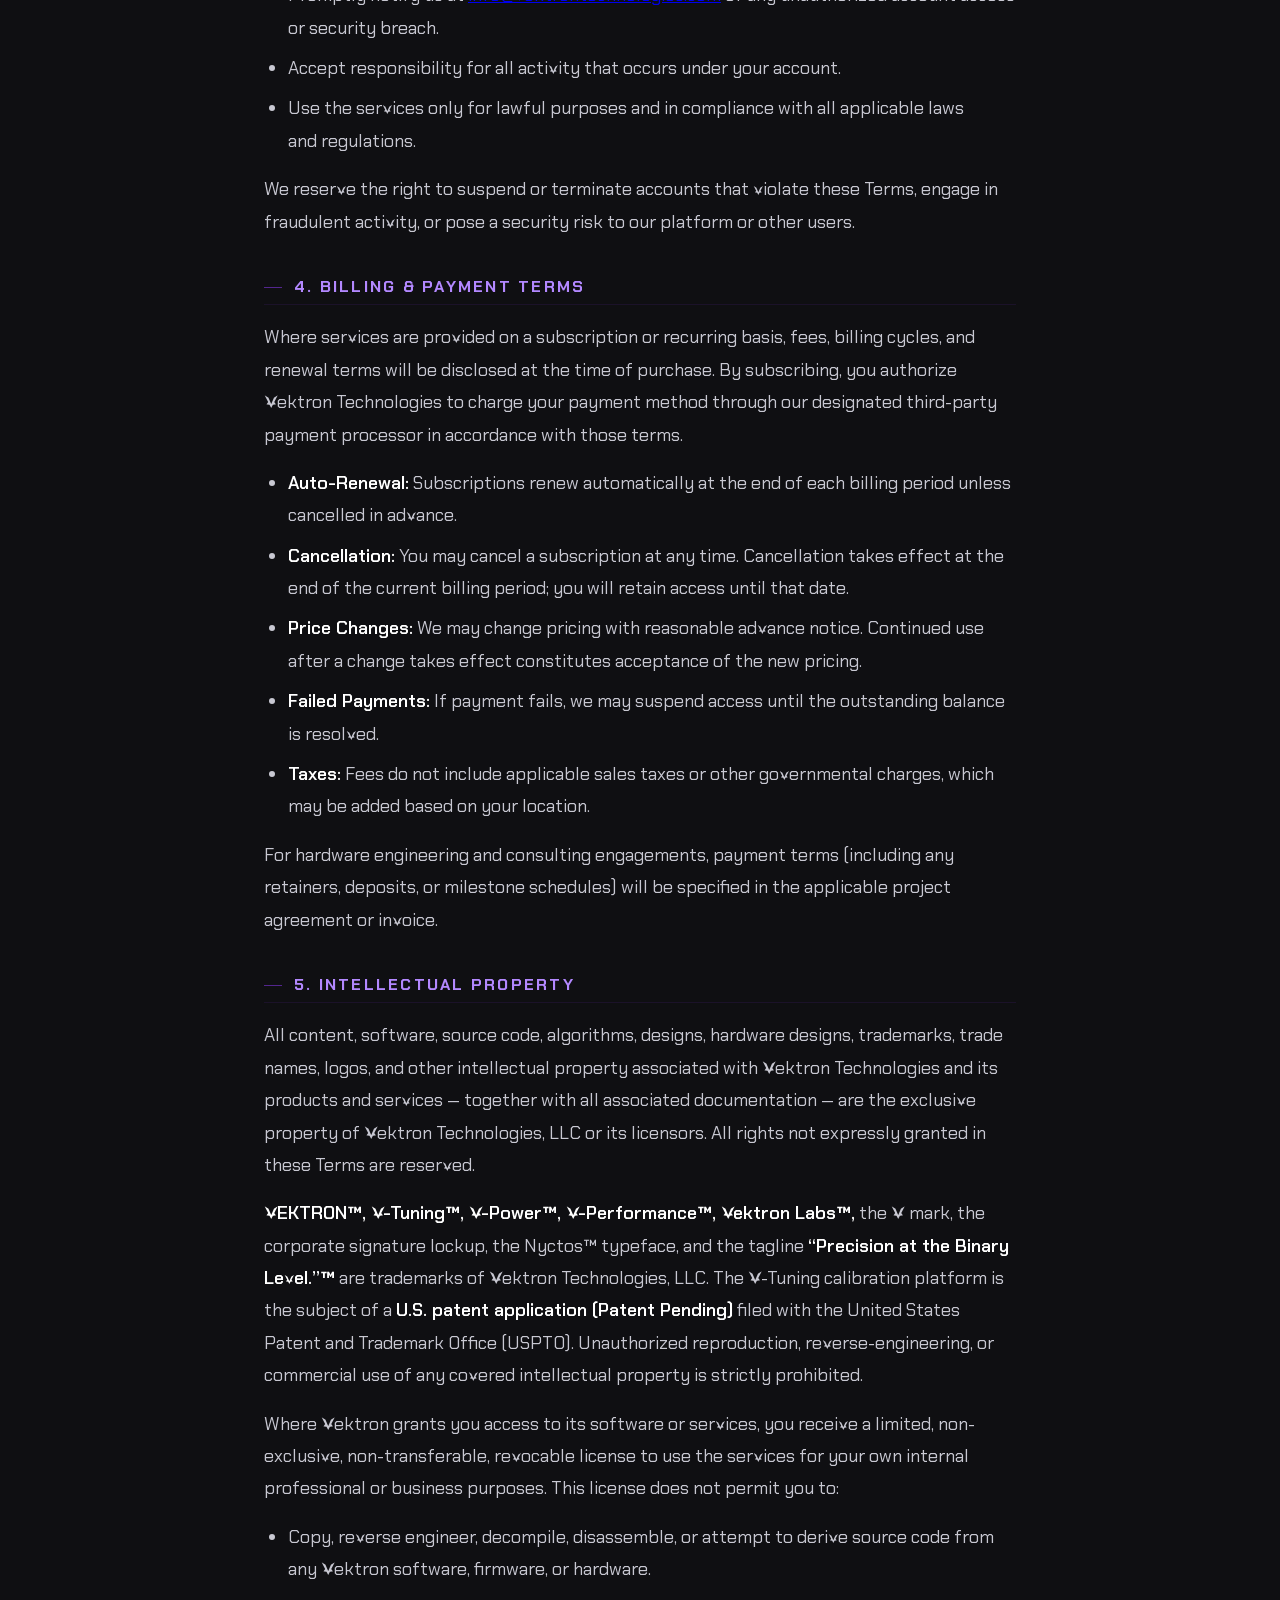
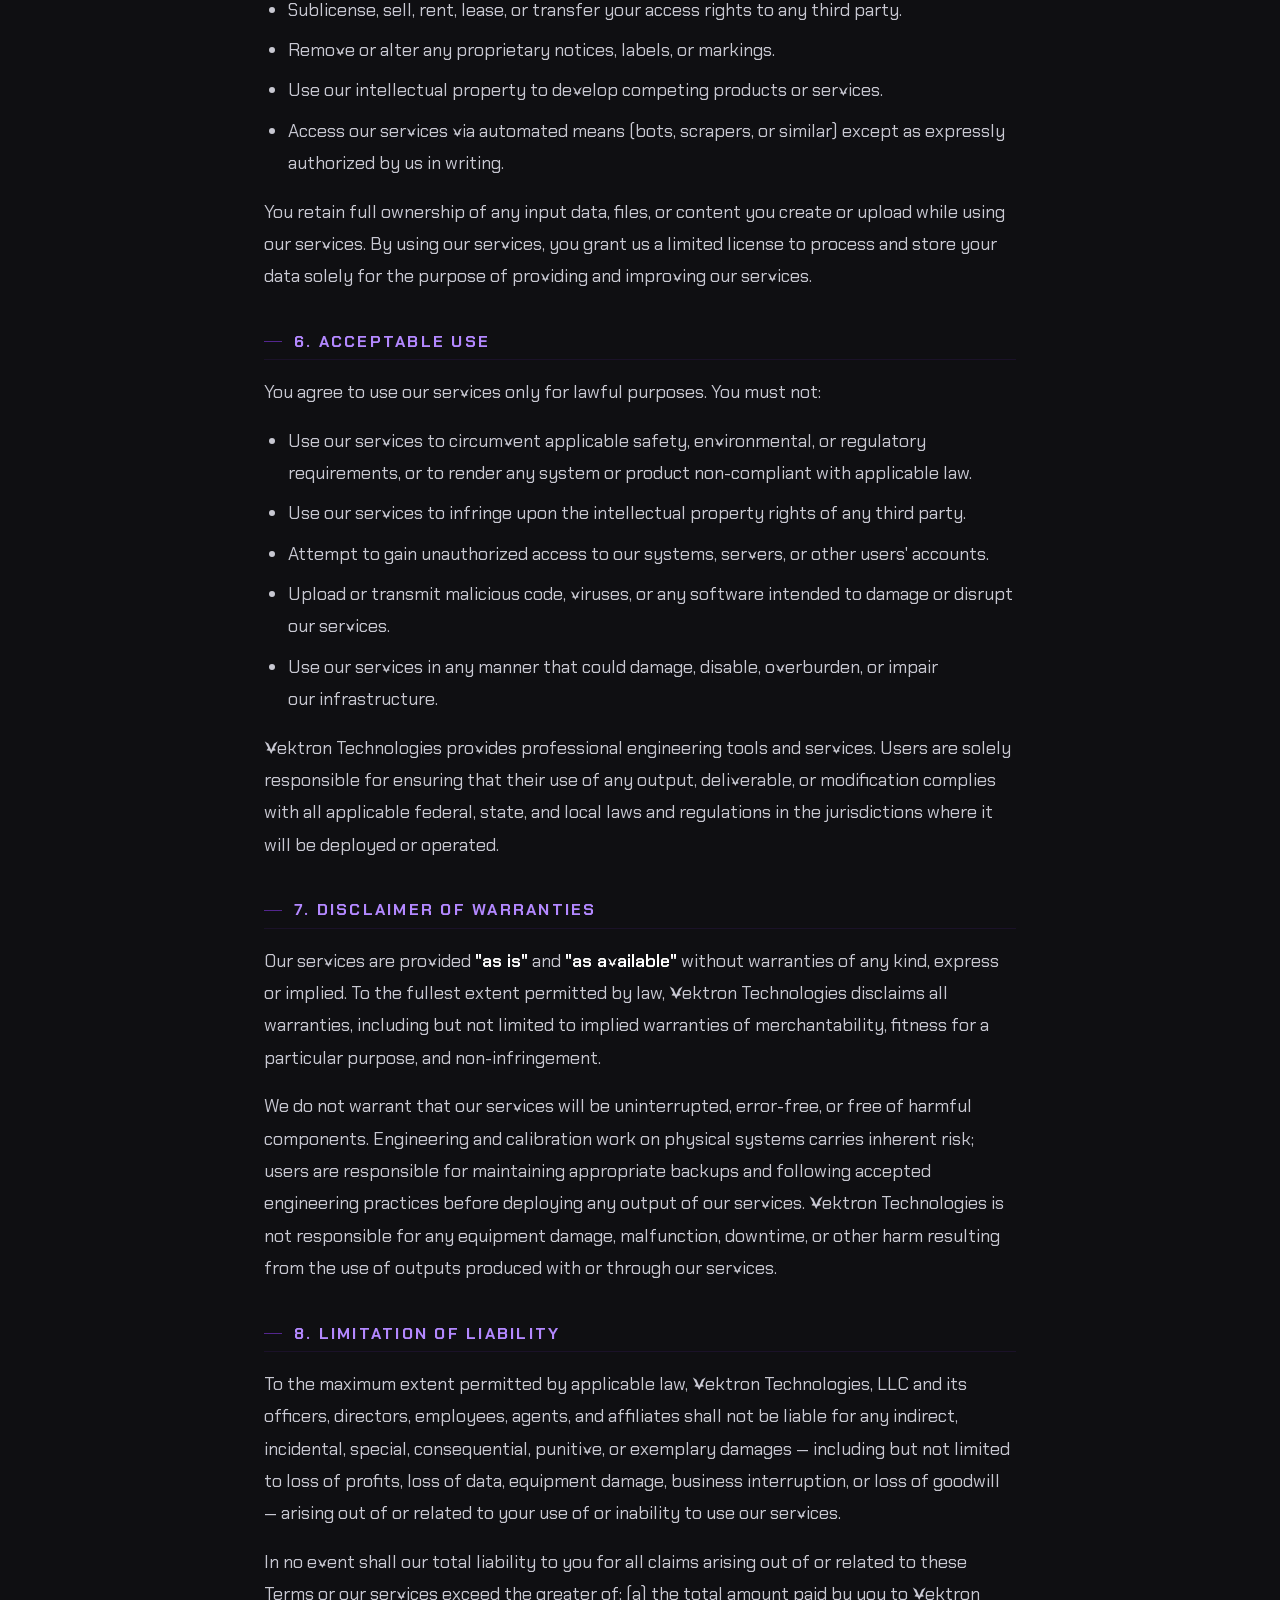
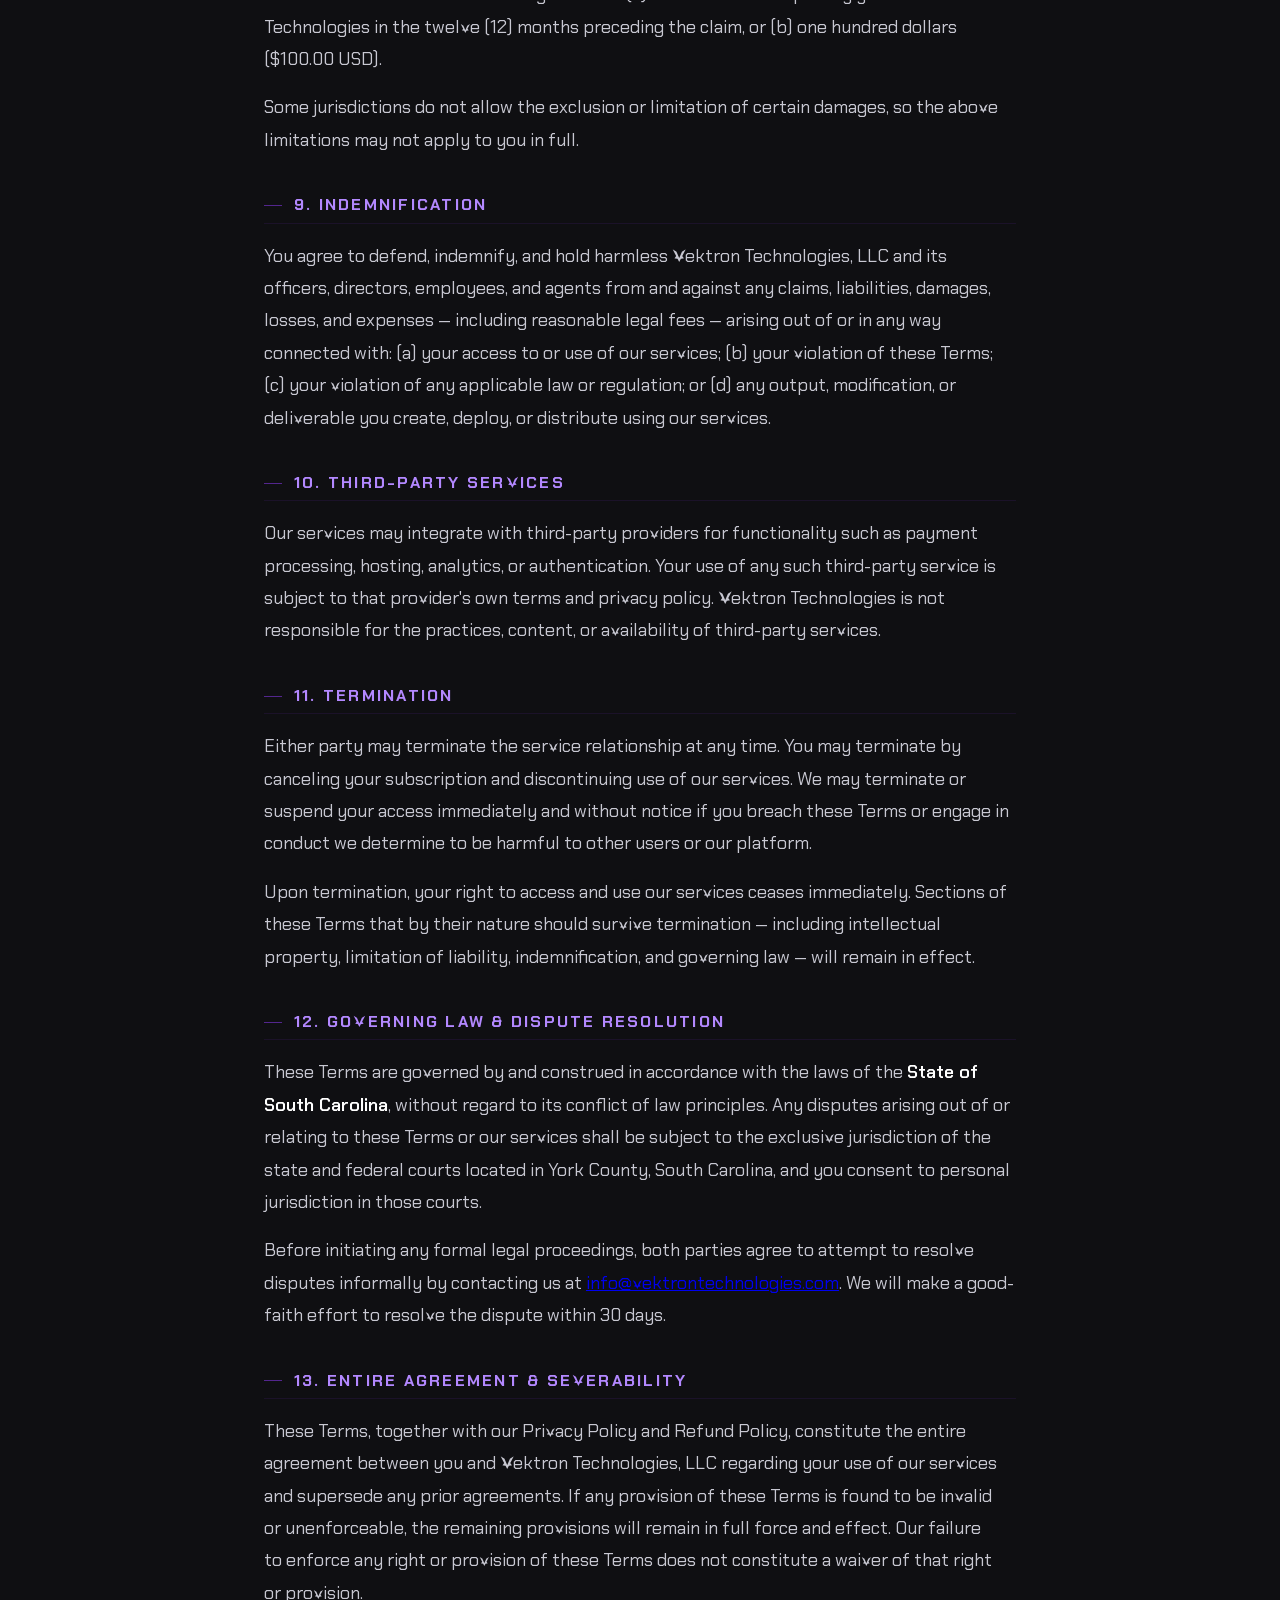
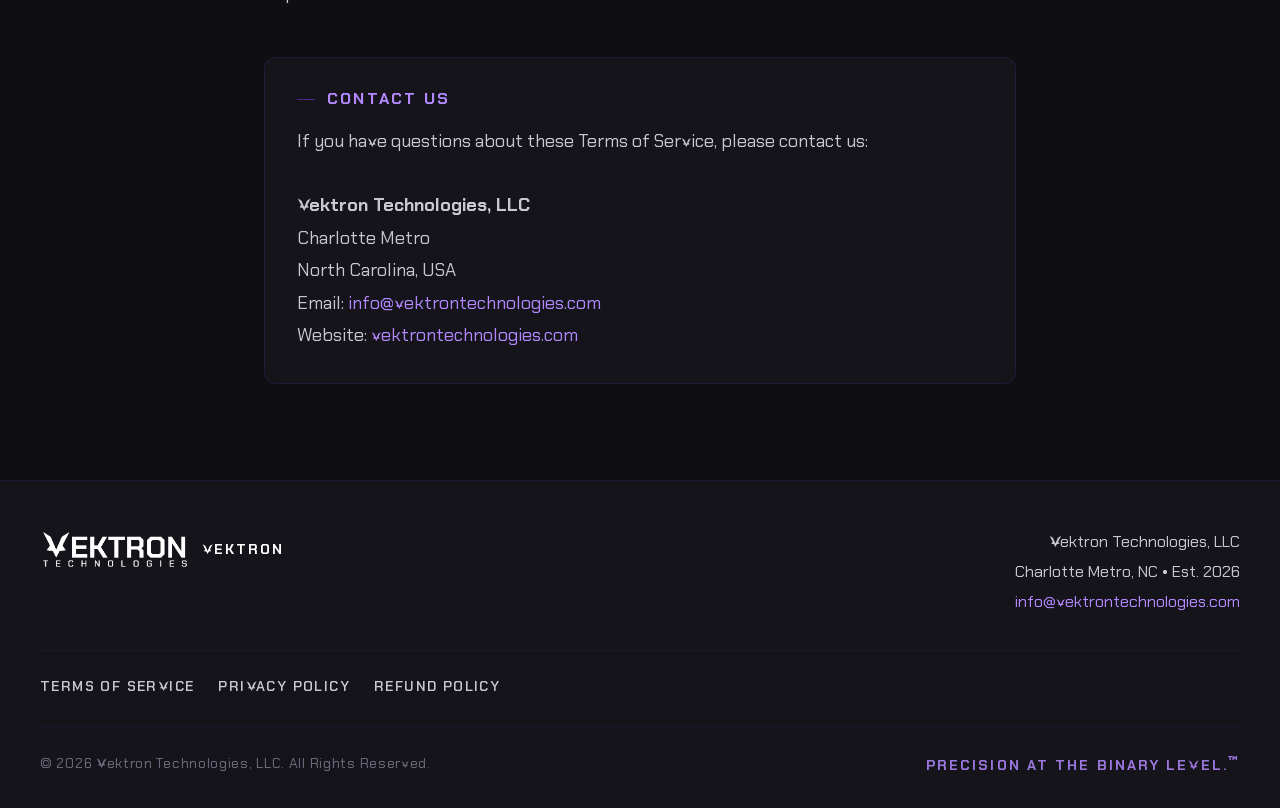
<file: terms.html>
<!DOCTYPE html>
<html lang="en" data-theme="dark">
<head>
<meta charset="UTF-8">
<meta name="viewport" content="width=device-width, initial-scale=1.0">
<title>Terms of Service — Vektron Technologies, LLC</title>
<meta name="description" content="Terms of Service for Vektron Technologies, LLC, governing access to our software, hardware engineering, and technical consulting services.">

<!-- Canonical -->
<link rel="canonical" href="https://vektrontechnologies.com/terms.html">

<!-- Open Graph -->
<meta property="og:title" content="Terms of Service — Vektron Technologies, LLC">
<meta property="og:description" content="Terms of Service governing access to software, hardware, and consulting services provided by Vektron Technologies, LLC.">
<meta property="og:type" content="website">
<meta property="og:url" content="https://vektrontechnologies.com/terms.html">
<meta property="og:site_name" content="VEKTRON Technologies">

<!-- Favicon -->
<link rel="icon" type="image/png" sizes="16x16" href="./assets/favicon/favicon-16.png">
<link rel="icon" type="image/png" sizes="32x32" href="./assets/favicon/favicon-32.png">
<link rel="icon" type="image/png" sizes="192x192" href="./assets/favicon/favicon-192.png">
<link rel="apple-touch-icon" sizes="180x180" href="./assets/favicon/apple-touch-icon.png">
<meta name="theme-color" content="#53268E">

<!-- Fonts -->
<link rel="preconnect" href="https://fonts.googleapis.com">
<link rel="preconnect" href="https://fonts.gstatic.com" crossorigin>
<link href="https://fonts.googleapis.com/css2?family=Inter:wght@300..800&display=swap" rel="stylesheet">

<!-- Stylesheets -->
<link rel="stylesheet" href="./base.css">
<link rel="stylesheet" href="./style.css?v=24">

<style>
  /* ── Legal Page Layout ── */
  .legal-page {
    padding-top: calc(var(--space-16) + 60px); /* clear fixed header */
    padding-bottom: var(--space-24);
    background: var(--color-bg);
    min-height: 100vh;
  }

  .legal-container {
    max-width: 800px;
    margin-inline: auto;
    padding-inline: var(--space-6);
  }

  /* Page header block */
  .legal-header {
    margin-bottom: var(--space-12);
    padding-bottom: var(--space-8);
    border-bottom: 1px solid var(--color-divider);
  }

  .legal-header .section-label {
    margin-bottom: var(--space-4);
  }

  .legal-page-title {
    font-family: var(--font-display);
    font-size: var(--text-2xl);
    font-weight: 800;
    letter-spacing: 0.06em;
    text-transform: uppercase;
    color: var(--color-text);
    margin-bottom: var(--space-4);
    line-height: 1.1;
  }

  .legal-meta {
    font-size: var(--text-xs);
    color: var(--color-text-faint);
    letter-spacing: 0.08em;
    text-transform: uppercase;
  }

  /* Section headings */
  .legal-section {
    margin-bottom: var(--space-10);
  }

  .legal-section h2 {
    font-family: var(--font-display);
    font-size: var(--text-sm);
    font-weight: 700;
    letter-spacing: 0.14em;
    text-transform: uppercase;
    color: var(--color-primary-glow);
    margin-bottom: var(--space-4);
    padding-bottom: var(--space-2);
    border-bottom: 1px solid var(--color-divider);
    display: flex;
    align-items: center;
    gap: var(--space-3);
  }

  .legal-section h2::before {
    content: '';
    width: 18px;
    height: 1px;
    background: var(--color-primary);
    flex-shrink: 0;
  }

  .legal-section p {
    font-size: var(--text-base);
    color: var(--color-text-muted);
    line-height: 1.8;
    margin-bottom: var(--space-4);
    max-width: none;
  }

  .legal-section p:last-child {
    margin-bottom: 0;
  }

  .legal-section ul,
  .legal-section ol {
    margin: var(--space-3) 0 var(--space-4) var(--space-6);
    color: var(--color-text-muted);
    font-size: var(--text-base);
    line-height: 1.8;
  }

  .legal-section li {
    margin-bottom: var(--space-2);
    max-width: none;
    text-wrap: pretty;
  }

  .legal-section strong {
    color: var(--color-text);
    font-weight: 600;
  }

  /* Contact block at bottom */
  .legal-contact-block {
    margin-top: var(--space-12);
    padding: var(--space-8);
    background: var(--color-surface);
    border: 1px solid var(--color-border);
    border-radius: var(--radius-lg);
  }

  .legal-contact-block h2 {
    font-family: var(--font-display);
    font-size: var(--text-sm);
    font-weight: 700;
    letter-spacing: 0.14em;
    text-transform: uppercase;
    color: var(--color-primary-glow);
    margin-bottom: var(--space-4);
    display: flex;
    align-items: center;
    gap: var(--space-3);
  }

  .legal-contact-block h2::before {
    content: '';
    width: 18px;
    height: 1px;
    background: var(--color-primary);
    flex-shrink: 0;
  }

  .legal-contact-block p {
    font-size: var(--text-base);
    color: var(--color-text-muted);
    line-height: 1.8;
    max-width: none;
  }

  .legal-contact-block a {
    color: var(--color-primary-glow);
    text-decoration: none;
    transition: color var(--transition-interactive);
  }

  .legal-contact-block a:hover {
    color: var(--color-cta);
  }

  /* Footer links row (not in style.css) */
  .footer-links {
    display: flex;
    flex-wrap: wrap;
    gap: var(--space-6);
    margin-bottom: var(--space-6);
  }

  .footer-links a {
    font-size: var(--text-xs);
    font-weight: 600;
    letter-spacing: 0.1em;
    text-transform: uppercase;
    color: var(--color-text-muted);
    text-decoration: none;
    transition: color var(--transition-interactive);
  }

  .footer-links a:hover {
    color: var(--color-primary-glow);
  }

  /* Simplified header nav for legal pages */
  .legal-nav {
    display: flex;
    align-items: center;
    gap: var(--space-6);
  }

  .legal-nav-back {
    font-size: var(--text-xs);
    font-weight: 600;
    letter-spacing: 0.12em;
    text-transform: uppercase;
    color: var(--color-text-muted);
    text-decoration: none;
    display: flex;
    align-items: center;
    gap: var(--space-2);
    transition: color var(--transition-interactive);
  }

  .legal-nav-back:hover {
    color: var(--color-primary-glow);
  }

  .legal-nav-back svg {
    width: 14px;
    height: 14px;
    flex-shrink: 0;
  }
</style>
</head>
<body>

  <!-- ========== HEADER (simplified) ========== -->
  <header class="site-header" role="banner">
    <div class="header-inner">
      <a href="./index.html" class="header-logo" aria-label="VEKTRON Technologies — Home">
        <img src="./assets/brand/signature_transparent_white.png" alt="VEKTRON Technologies" width="180" height="48">
      </a>

      <nav class="legal-nav" aria-label="Legal page navigation">
        <a href="./index.html" class="legal-nav-back">
          <svg viewBox="0 0 14 14" fill="none" stroke="currentColor" stroke-width="2" stroke-linecap="round" stroke-linejoin="round" aria-hidden="true">
            <path d="M9 2L4 7l5 5"/>
          </svg>
          Back to Home
        </a>
      </nav>
    </div>
  </header>


  <!-- ========== LEGAL CONTENT ========== -->
  <main class="legal-page" id="main-content">
    <div class="legal-container">

      <header class="legal-header">
        <div class="section-label" aria-hidden="true">Legal</div>
        <h1 class="legal-page-title">Terms of Service</h1>
        <p class="legal-meta">Last Updated: June 1, 2026</p>
      </header>

      <section class="legal-section">
        <p>
          These Terms of Service ("Terms") govern your access to and use of the products, services, software, and website operated by <strong>Vektron Technologies, LLC</strong> ("Vektron," "we," "us," or "our"), a limited liability company organized under the laws of South Carolina and headquartered in the Charlotte Metro area.
        </p>
        <p>
          By accessing our website at <strong>vektrontechnologies.com</strong>, creating an account, purchasing a subscription, or using any of our services, you acknowledge that you have read, understood, and agree to be bound by these Terms. If you do not agree, you must not use our services.
        </p>
      </section>

      <section class="legal-section">
        <h2>1. Acceptance of Terms</h2>
        <p>
          These Terms constitute a legally binding agreement between you ("User," "you," or "your") and Vektron Technologies, LLC. You must be at least 18 years of age and have the legal authority to enter into this agreement. If you are using our services on behalf of a business or organization, you represent and warrant that you have authority to bind that entity to these Terms.
        </p>
        <p>
          We reserve the right to modify these Terms at any time. We will notify users of material changes via email or through a prominent notice on our website. Continued use of our services after changes become effective constitutes your acceptance of the updated Terms.
        </p>
      </section>

      <section class="legal-section">
        <h2>2. Description of Services</h2>
        <p>
          Vektron Technologies provides software, hardware engineering, and professional consulting services to clients in the automotive and embedded systems sectors. Specific products, features, deliverables, and service offerings are described in individual order forms, statements of work, subscription agreements, or project agreements between Vektron and the client.
        </p>
        <p>
          We reserve the right to add, modify, suspend, or discontinue any product or service at any time, with reasonable notice to affected users where applicable.
        </p>
      </section>

      <section class="legal-section">
        <h2>3. Account Registration &amp; Responsibilities</h2>
        <p>
          To access certain services, you may be required to create an account. When registering, you agree to:
        </p>
        <ul>
          <li>Provide accurate, current, and complete information during registration.</li>
          <li>Maintain the security of your account credentials and not share your login information with others.</li>
          <li>Promptly notify us at <a href="mailto:info@vektrontechnologies.com">info@vektrontechnologies.com</a> of any unauthorized account access or security breach.</li>
          <li>Accept responsibility for all activity that occurs under your account.</li>
          <li>Use the services only for lawful purposes and in compliance with all applicable laws and regulations.</li>
        </ul>
        <p>
          We reserve the right to suspend or terminate accounts that violate these Terms, engage in fraudulent activity, or pose a security risk to our platform or other users.
        </p>
      </section>

      <section class="legal-section">
        <h2>4. Billing &amp; Payment Terms</h2>
        <p>
          Where services are provided on a subscription or recurring basis, fees, billing cycles, and renewal terms will be disclosed at the time of purchase. By subscribing, you authorize Vektron Technologies to charge your payment method through our designated third-party payment processor in accordance with those terms.
        </p>
        <ul>
          <li><strong>Auto-Renewal:</strong> Subscriptions renew automatically at the end of each billing period unless cancelled in advance.</li>
          <li><strong>Cancellation:</strong> You may cancel a subscription at any time. Cancellation takes effect at the end of the current billing period; you will retain access until that date.</li>
          <li><strong>Price Changes:</strong> We may change pricing with reasonable advance notice. Continued use after a change takes effect constitutes acceptance of the new pricing.</li>
          <li><strong>Failed Payments:</strong> If payment fails, we may suspend access until the outstanding balance is resolved.</li>
          <li><strong>Taxes:</strong> Fees do not include applicable sales taxes or other governmental charges, which may be added based on your location.</li>
        </ul>
        <p>
          For hardware engineering and consulting engagements, payment terms (including any retainers, deposits, or milestone schedules) will be specified in the applicable project agreement or invoice.
        </p>
      </section>

      <section class="legal-section">
        <h2>5. Intellectual Property</h2>
        <p>
          All content, software, source code, algorithms, designs, hardware designs, trademarks, trade names, logos, and other intellectual property associated with Vektron Technologies and its products and services — together with all associated documentation — are the exclusive property of Vektron Technologies, LLC or its licensors. All rights not expressly granted in these Terms are reserved.
        </p>
        <p>
          <strong>VEKTRON™, V-Tuning™, V-Power™, V-Performance™, Vektron Labs™,</strong> the V mark, the corporate signature lockup, the Nyctos™ typeface, and the tagline <strong>“Precision at the Binary Level.”™</strong> are trademarks of Vektron Technologies, LLC. The V-Tuning calibration platform is the subject of a <strong>U.S. patent application (Patent Pending)</strong> filed with the United States Patent and Trademark Office (USPTO). Unauthorized reproduction, reverse-engineering, or commercial use of any covered intellectual property is strictly prohibited.
        </p>
        <p>
          Where Vektron grants you access to its software or services, you receive a limited, non-exclusive, non-transferable, revocable license to use the services for your own internal professional or business purposes. This license does not permit you to:
        </p>
        <ul>
          <li>Copy, reverse engineer, decompile, disassemble, or attempt to derive source code from any Vektron software, firmware, or hardware.</li>
          <li>Sublicense, sell, rent, lease, or transfer your access rights to any third party.</li>
          <li>Remove or alter any proprietary notices, labels, or markings.</li>
          <li>Use our intellectual property to develop competing products or services.</li>
          <li>Access our services via automated means (bots, scrapers, or similar) except as expressly authorized by us in writing.</li>
        </ul>
        <p>
          You retain full ownership of any input data, files, or content you create or upload while using our services. By using our services, you grant us a limited license to process and store your data solely for the purpose of providing and improving our services.
        </p>
      </section>

      <section class="legal-section">
        <h2>6. Acceptable Use</h2>
        <p>You agree to use our services only for lawful purposes. You must not:</p>
        <ul>
          <li>Use our services to circumvent applicable safety, environmental, or regulatory requirements, or to render any system or product non-compliant with applicable law.</li>
          <li>Use our services to infringe upon the intellectual property rights of any third party.</li>
          <li>Attempt to gain unauthorized access to our systems, servers, or other users' accounts.</li>
          <li>Upload or transmit malicious code, viruses, or any software intended to damage or disrupt our services.</li>
          <li>Use our services in any manner that could damage, disable, overburden, or impair our infrastructure.</li>
        </ul>
        <p>
          Vektron Technologies provides professional engineering tools and services. Users are solely responsible for ensuring that their use of any output, deliverable, or modification complies with all applicable federal, state, and local laws and regulations in the jurisdictions where it will be deployed or operated.
        </p>
      </section>

      <section class="legal-section">
        <h2>7. Disclaimer of Warranties</h2>
        <p>
          Our services are provided <strong>"as is"</strong> and <strong>"as available"</strong> without warranties of any kind, express or implied. To the fullest extent permitted by law, Vektron Technologies disclaims all warranties, including but not limited to implied warranties of merchantability, fitness for a particular purpose, and non-infringement.
        </p>
        <p>
          We do not warrant that our services will be uninterrupted, error-free, or free of harmful components. Engineering and calibration work on physical systems carries inherent risk; users are responsible for maintaining appropriate backups and following accepted engineering practices before deploying any output of our services. Vektron Technologies is not responsible for any equipment damage, malfunction, downtime, or other harm resulting from the use of outputs produced with or through our services.
        </p>
      </section>

      <section class="legal-section">
        <h2>8. Limitation of Liability</h2>
        <p>
          To the maximum extent permitted by applicable law, Vektron Technologies, LLC and its officers, directors, employees, agents, and affiliates shall not be liable for any indirect, incidental, special, consequential, punitive, or exemplary damages — including but not limited to loss of profits, loss of data, equipment damage, business interruption, or loss of goodwill — arising out of or related to your use of or inability to use our services.
        </p>
        <p>
          In no event shall our total liability to you for all claims arising out of or related to these Terms or our services exceed the greater of: (a) the total amount paid by you to Vektron Technologies in the twelve (12) months preceding the claim, or (b) one hundred dollars ($100.00 USD).
        </p>
        <p>
          Some jurisdictions do not allow the exclusion or limitation of certain damages, so the above limitations may not apply to you in full.
        </p>
      </section>

      <section class="legal-section">
        <h2>9. Indemnification</h2>
        <p>
          You agree to defend, indemnify, and hold harmless Vektron Technologies, LLC and its officers, directors, employees, and agents from and against any claims, liabilities, damages, losses, and expenses — including reasonable legal fees — arising out of or in any way connected with: (a) your access to or use of our services; (b) your violation of these Terms; (c) your violation of any applicable law or regulation; or (d) any output, modification, or deliverable you create, deploy, or distribute using our services.
        </p>
      </section>

      <section class="legal-section">
        <h2>10. Third-Party Services</h2>
        <p>
          Our services may integrate with third-party providers for functionality such as payment processing, hosting, analytics, or authentication. Your use of any such third-party service is subject to that provider's own terms and privacy policy. Vektron Technologies is not responsible for the practices, content, or availability of third-party services.
        </p>
      </section>

      <section class="legal-section">
        <h2>11. Termination</h2>
        <p>
          Either party may terminate the service relationship at any time. You may terminate by canceling your subscription and discontinuing use of our services. We may terminate or suspend your access immediately and without notice if you breach these Terms or engage in conduct we determine to be harmful to other users or our platform.
        </p>
        <p>
          Upon termination, your right to access and use our services ceases immediately. Sections of these Terms that by their nature should survive termination — including intellectual property, limitation of liability, indemnification, and governing law — will remain in effect.
        </p>
      </section>

      <section class="legal-section">
        <h2>12. Governing Law &amp; Dispute Resolution</h2>
        <p>
          These Terms are governed by and construed in accordance with the laws of the <strong>State of South Carolina</strong>, without regard to its conflict of law principles. Any disputes arising out of or relating to these Terms or our services shall be subject to the exclusive jurisdiction of the state and federal courts located in York County, South Carolina, and you consent to personal jurisdiction in those courts.
        </p>
        <p>
          Before initiating any formal legal proceedings, both parties agree to attempt to resolve disputes informally by contacting us at <a href="mailto:info@vektrontechnologies.com">info@vektrontechnologies.com</a>. We will make a good-faith effort to resolve the dispute within 30 days.
        </p>
      </section>

      <section class="legal-section">
        <h2>13. Entire Agreement &amp; Severability</h2>
        <p>
          These Terms, together with our Privacy Policy and Refund Policy, constitute the entire agreement between you and Vektron Technologies, LLC regarding your use of our services and supersede any prior agreements. If any provision of these Terms is found to be invalid or unenforceable, the remaining provisions will remain in full force and effect. Our failure to enforce any right or provision of these Terms does not constitute a waiver of that right or provision.
        </p>
      </section>

      <div class="legal-contact-block">
        <h2>Contact Us</h2>
        <p>
          If you have questions about these Terms of Service, please contact us:<br><br>
          <strong>Vektron Technologies, LLC</strong><br>
          Charlotte Metro<br>North Carolina, USA<br>
          Email: <a href="mailto:info@vektrontechnologies.com">info@vektrontechnologies.com</a><br>
          Website: <a href="https://vektrontechnologies.com">vektrontechnologies.com</a>
        </p>
      </div>

    </div>
  </main>


  <!-- ========== FOOTER ========== -->
  <footer class="site-footer" role="contentinfo">
    <div class="footer-inner">

      <div class="footer-top">
        <div class="footer-brand">
          <img src="./assets/brand/signature_transparent_white.png" alt="VEKTRON Technologies" width="200" height="56" loading="lazy">
          <span class="footer-brand-text">VEKTRON</span>
        </div>
        <div class="footer-contact">
          <p>Vektron Technologies, LLC</p>
          <p>Charlotte Metro, NC &bull; Est. 2026</p>
          <p><a href="mailto:info@vektrontechnologies.com">info@vektrontechnologies.com</a></p>
        </div>
      </div>

      <div class="footer-divider"></div>

      <div class="footer-links">
        <a href="./terms.html" aria-current="page">Terms of Service</a>
        <a href="./privacy.html">Privacy Policy</a>
        <a href="./refund.html">Refund Policy</a>
      </div>

      <div class="footer-divider"></div>

      <div class="footer-bottom">
        <div class="footer-legal">&copy; 2026 Vektron Technologies, LLC. All Rights Reserved.</div>
        <div class="footer-classified">Precision at the Binary Level.<sup>™</sup></div>
      </div>

    </div>
  </footer>

</body>
</html>
</file>
<file: base.css>
/* base.css — VEKTRON Technologies foundational reset */
*, *::before, *::after { box-sizing: border-box; margin: 0; padding: 0; }

html {
  -moz-text-size-adjust: none;
  -webkit-text-size-adjust: none;
  text-size-adjust: none;
  -webkit-font-smoothing: antialiased;
  -moz-osx-font-smoothing: grayscale;
  text-rendering: optimizeLegibility;
  scroll-behavior: smooth;
  hanging-punctuation: first last;
  scroll-padding-top: var(--space-16);
}

body {
  min-height: 100dvh;
  line-height: 1.6;
  font-family: var(--font-body, sans-serif);
  font-size: var(--text-base);
  color: var(--color-text);
  background-color: var(--color-bg);
}

img, picture, video, canvas, svg { display: block; max-width: 100%; height: auto; }
ul[role="list"], ol[role="list"] { list-style: none; }
input, button, textarea, select { font: inherit; color: inherit; }

h1, h2, h3, h4, h5, h6 { text-wrap: balance; line-height: 1.15; }
p, li, figcaption { text-wrap: pretty; max-width: 72ch; }

::selection {
  background: rgba(83, 38, 142, 0.35);
  color: var(--color-text);
}

:focus-visible {
  outline: 2px solid var(--color-primary);
  outline-offset: 3px;
  border-radius: var(--radius-sm);
}

@media (prefers-reduced-motion: reduce) {
  *, *::before, *::after {
    animation-duration: 0.01ms !important;
    animation-iteration-count: 1 !important;
    transition-duration: 0.01ms !important;
    scroll-behavior: auto !important;
  }
}

button { cursor: pointer; background: none; border: none; }
table { border-collapse: collapse; width: 100%; }

a, button, [role="button"], [role="link"], input, textarea, select {
  transition: color var(--transition-interactive),
              background var(--transition-interactive),
              border-color var(--transition-interactive),
              box-shadow var(--transition-interactive);
}

.sr-only {
  position: absolute; width: 1px; height: 1px; padding: 0; margin: -1px;
  overflow: hidden; clip: rect(0, 0, 0, 0); white-space: nowrap; border-width: 0;
}
</file>
<file: style.css>
/* VEKTRON Technologies — Brand Standards v1.6.0 LOCKED
   Palette: Obsidian #0F0F12, Vektron Violet #53268E (primary), Plasma Glow accents, Command Amber CTA
   Typography: Nyctos v2.1.0 (Universal V Doctrine — every V is the wing mark) / Chakra Petch fallback
   Density: Spacious — landing experience with dramatic hero moments
   Authority: Markell Winters-Edwards, Founder/CEO */

/* ========================================
   NYCTOS — Universal Typeface
   ======================================== */

@font-face {
  font-family: 'Nyctos';
  src: url('./assets/fonts/Nyctos-Light.ttf') format('truetype');
  font-weight: 300;
  font-style: normal;
  font-display: swap;
}
@font-face {
  font-family: 'Nyctos';
  src: url('./assets/fonts/Nyctos-Regular.ttf') format('truetype');
  font-weight: 400;
  font-style: normal;
  font-display: swap;
}
@font-face {
  font-family: 'Nyctos';
  src: url('./assets/fonts/Nyctos-Medium.ttf') format('truetype');
  font-weight: 500;
  font-style: normal;
  font-display: swap;
}
@font-face {
  font-family: 'Nyctos';
  src: url('./assets/fonts/Nyctos-SemiBold.ttf') format('truetype');
  font-weight: 600;
  font-style: normal;
  font-display: swap;
}
@font-face {
  font-family: 'Nyctos';
  src: url('./assets/fonts/Nyctos-Bold.ttf') format('truetype');
  font-weight: 700;
  font-style: normal;
  font-display: swap;
}

/* ========================================
   DESIGN TOKENS
   ======================================== */

:root {
  /* Type Scale (fluid) */
  --text-xs:   clamp(0.75rem,  0.7rem  + 0.25vw, 0.875rem);
  --text-sm:   clamp(0.875rem, 0.8rem  + 0.35vw, 1rem);
  --text-base: clamp(1rem,     0.95rem + 0.25vw, 1.125rem);
  --text-lg:   clamp(1.125rem, 1rem    + 0.75vw, 1.5rem);
  --text-xl:   clamp(1.5rem,   1.2rem  + 1.25vw, 2.25rem);
  --text-2xl:  clamp(2rem,     1.2rem  + 2.5vw,  3.5rem);
  --text-3xl:  clamp(2.5rem,   1rem    + 4vw,    5rem);
  --text-hero: clamp(3rem,     0.5rem  + 7vw,    8rem);

  /* Spacing (4px base) */
  --space-1:  0.25rem;
  --space-2:  0.5rem;
  --space-3:  0.75rem;
  --space-4:  1rem;
  --space-5:  1.25rem;
  --space-6:  1.5rem;
  --space-8:  2rem;
  --space-10: 2.5rem;
  --space-12: 3rem;
  --space-16: 4rem;
  --space-20: 5rem;
  --space-24: 6rem;
  --space-32: 8rem;

  /* Fonts — Nyctos universal */
  --font-body: 'Nyctos', system-ui, -apple-system, sans-serif;
  --font-display: 'Nyctos', system-ui, -apple-system, sans-serif;

  /* Content widths */
  --content-narrow: 640px;
  --content-default: 960px;
  --content-wide: 1200px;
  --content-full: 100%;

  /* Radius */
  --radius-sm: 0.375rem;
  --radius-md: 0.5rem;
  --radius-lg: 0.75rem;
  --radius-xl: 1rem;
  --radius-full: 9999px;

  /* Transitions */
  --transition-interactive: 180ms cubic-bezier(0.16, 1, 0.3, 1);

  /* ===== VEKTRON v1.6.0 LOCKED PALETTE ===== */

  /* Surfaces */
  --color-bg:               #0F0F12;  /* Obsidian — canonical background */
  --color-surface:          #14141A;
  --color-surface-2:        #1A1A22;
  --color-surface-offset:   #20202C;
  --color-surface-dynamic:  #26263A;
  --color-gunmetal:         #2D2D32;
  --color-divider:          rgba(83, 38, 142, 0.18);
  --color-border:           rgba(83, 38, 142, 0.28);

  /* Text */
  --color-text:             #FFFFFF;  /* Foreground white */
  --color-text-muted:       #C8C8D2;  /* Dim White — tertiary */
  --color-text-faint:       #6E6E7E;
  --color-text-inverse:     #0F0F12;

  /* Primary: Vektron Violet #53268E (LOCKED — only canonical brand color) */
  --color-primary:          #53268E;
  --color-primary-hover:    #6633A8;
  --color-primary-active:   #401C70;

  /* Atmospheric accents (never the canonical mark fill) */
  --color-primary-glow:     #B388FF;  /* Plasma Glow */
  --color-ultraviolet:      #7B2FBE;
  --color-circuit-violet:   #9B5CE6;

  /* CTA: Command Amber */
  --color-cta:              #FFD54F;
  --color-cta-hover:        #FFE082;
  --color-cta-active:       #FFC107;

  /* Subsidiary Accent Colors (atmospheric only, all violet family) */
  --color-v-tuning:         #B388FF;
  --color-v-power:          #9B5CE6;
  --color-v-performance:    #7B2FBE;
  --color-defense:          #FFD54F;
  --color-labs:             #C8B4FF;

  /* Shadows */
  --shadow-sm: 0 1px 2px rgba(0, 0, 0, 0.3);
  --shadow-md: 0 4px 12px rgba(0, 0, 0, 0.4);
  --shadow-lg: 0 12px 32px rgba(0, 0, 0, 0.5);

  /* Glows (Vektron Violet) */
  --glow-primary: 0 0 20px rgba(83, 38, 142, 0.45);
  --glow-primary-intense: 0 0 30px rgba(83, 38, 142, 0.55), 0 0 60px rgba(83, 38, 142, 0.25);
}


/* ========================================
   GRID OVERLAY (Background texture)
   ======================================== */

.grid-overlay {
  position: absolute;
  inset: 0;
  pointer-events: none;
  overflow: hidden;
  z-index: 1;
}

.grid-overlay::before {
  content: '';
  position: absolute;
  inset: -50%;
  width: 200%;
  height: 200%;
  background-image:
    linear-gradient(rgba(83, 38, 142, 0.07) 1px, transparent 1px),
    linear-gradient(90deg, rgba(83, 38, 142, 0.07) 1px, transparent 1px);
  background-size: 60px 60px;
  animation: grid-drift 30s linear infinite;
}

@keyframes grid-drift {
  0% { transform: translate(0, 0); }
  100% { transform: translate(60px, 60px); }
}

/* Scan-line texture */
.scanlines::after {
  content: '';
  position: absolute;
  inset: 0;
  pointer-events: none;
  background: repeating-linear-gradient(
    0deg,
    transparent,
    transparent 2px,
    rgba(0, 0, 0, 0.03) 2px,
    rgba(0, 0, 0, 0.03) 4px
  );
  z-index: 2;
}


/* ========================================
   UTILITY CLASSES
   ======================================== */

.container {
  max-width: var(--content-wide);
  margin-inline: auto;
  padding-inline: var(--space-6);
}

.container--narrow {
  max-width: var(--content-default);
}

.section-label {
  font-size: var(--text-xs);
  font-weight: 700;
  letter-spacing: 0.2em;
  text-transform: uppercase;
  color: var(--color-primary-glow);
  margin-bottom: var(--space-4);
  display: flex;
  align-items: center;
  gap: var(--space-3);
}

.section-label::before {
  content: '::';
  display: inline-block;
  font-family: var(--font-display);
  font-weight: 700;
  letter-spacing: 0.08em;
  color: var(--color-primary);
  text-shadow: 0 0 12px rgba(83, 38, 142, 0.6);
  transform: translateY(-1px);
}

.section-title {
  font-family: var(--font-display);
  font-size: var(--text-2xl);
  font-weight: 800;
  letter-spacing: 0.06em;
  text-transform: uppercase;
  line-height: 1.1;
  color: var(--color-text);
  margin-bottom: var(--space-6);
}

.section-desc {
  font-size: var(--text-base);
  color: var(--color-text-muted);
  line-height: 1.7;
  max-width: 65ch;
}


/* ========================================
   HEADER / NAV
   ======================================== */

.site-header {
  position: fixed;
  top: 0;
  left: 0;
  right: 0;
  z-index: 100;
  padding: var(--space-4) var(--space-6);
  background: rgba(15, 15, 18, 0.85);
  backdrop-filter: blur(16px);
  -webkit-backdrop-filter: blur(16px);
  border-bottom: 1px solid var(--color-divider);
  transition: transform 0.3s cubic-bezier(0.16, 1, 0.3, 1),
              box-shadow 0.3s cubic-bezier(0.16, 1, 0.3, 1);
}

.header-inner {
  max-width: var(--content-wide);
  margin-inline: auto;
  display: flex;
  align-items: center;
  justify-content: space-between;
}

.header-logo {
  position: relative;
  display: flex;
  align-items: center;
  gap: var(--space-3);
  text-decoration: none;
  color: var(--color-text);
  isolation: isolate;
}

.header-logo img {
  height: 44px;
  width: auto;
  display: block;
  transition: filter 420ms cubic-bezier(0.22, 1, 0.36, 1);
  will-change: filter;
}

/* Smooth chromatic aberration on hover — no jitter, no rotation.
   Two opposite-direction Plasma/Ultraviolet drop-shadows plus a soft
   Plasma halo. Fades in/out via the filter transition. */
.header-logo:hover img,
.header-logo:focus-visible img {
  filter:
    drop-shadow(1.5px 0 0 rgba(179, 136, 255, 0.9))
    drop-shadow(-1.5px 0 0 rgba(123, 47, 190, 0.9))
    drop-shadow(0 0 14px rgba(179, 136, 255, 0.45));
}

/* Holographic sheen — a diagonal iridescent band that sweeps across the
   signature once on hover. color-dodge blends against the dark header
   so the band reads as foil light, not a paint stripe. */
.header-logo::after {
  content: '';
  position: absolute;
  inset: -4px -8px -4px -8px;
  border-radius: 6px;
  background-image: linear-gradient(
    115deg,
    transparent 38%,
    rgba(83, 38, 142, 0.25) 46%,
    rgba(179, 136, 255, 0.55) 50%,
    rgba(255, 255, 255, 0.35) 52%,
    rgba(123, 47, 190, 0.55) 54%,
    rgba(83, 38, 142, 0.25) 58%,
    transparent 66%
  );
  background-size: 250% 100%;
  background-position: 200% 0;
  background-repeat: no-repeat;
  mix-blend-mode: color-dodge;
  opacity: 0;
  pointer-events: none;
  z-index: 1;
  transition: opacity 320ms ease;
}

.header-logo:hover::after,
.header-logo:focus-visible::after {
  opacity: 0.9;
  animation: headerLogoSheen 1300ms cubic-bezier(0.22, 1, 0.36, 1) 1;
}

@keyframes headerLogoSheen {
  0%   { background-position: 200% 0; }
  100% { background-position: -120% 0; }
}

@media (prefers-reduced-motion: reduce) {
  .header-logo img,
  .header-logo:hover img,
  .header-logo:focus-visible img { filter: none; transition: none; }
  .header-logo::after { display: none; }
}

.header-logo-text {
  display: none; /* Composite signature already contains the wordmark */
}

.header-nav {
  display: flex;
  align-items: center;
  gap: var(--space-6);
  list-style: none;
}

.header-nav a {
  font-size: var(--text-xs);
  font-weight: 600;
  letter-spacing: 0.12em;
  text-transform: uppercase;
  color: var(--color-text-muted);
  text-decoration: none;
  padding: var(--space-2) 0;
  position: relative;
  transition: color var(--transition-interactive);
}

.header-nav a:hover {
  color: var(--color-primary-glow);
}

.header-nav a::after {
  content: '';
  position: absolute;
  bottom: 0;
  left: 0;
  width: 0;
  height: 1px;
  background: var(--color-primary-glow);
  transition: width 0.3s cubic-bezier(0.16, 1, 0.3, 1);
}

.header-nav a:hover::after {
  width: 100%;
}

/* Sign In CTA in the header nav — points to the V-Tuning app (app.vektrontech.dev).
   Themed Vektron Violet pill so it reads as the primary "get in" action without
   competing with the amber conversion CTAs. One Supabase account spans both domains. */
.header-nav .nav-signin {
  display: inline-flex;
  align-items: center;
  color: var(--color-text);
  background: var(--color-primary);
  border: 1px solid var(--color-primary);
  border-radius: var(--radius-full);
  padding: var(--space-2) var(--space-5);
  box-shadow: 0 0 0 0 rgba(83, 38, 142, 0);
  transition: background var(--transition-interactive),
              box-shadow var(--transition-interactive),
              border-color var(--transition-interactive),
              color var(--transition-interactive);
}
.header-nav .nav-signin:hover,
.header-nav .nav-signin:focus-visible {
  color: var(--color-text);
  background: #6a32b0;
  border-color: var(--color-primary-glow);
  box-shadow: 0 0 18px rgba(179, 136, 255, 0.55);
}
/* Suppress the underline-sweep used by the text links — the pill is its own affordance. */
.header-nav .nav-signin::after { display: none; }

/* Mobile nav toggle */
.nav-toggle {
  display: none;
  flex-direction: column;
  gap: 5px;
  padding: var(--space-2);
  cursor: pointer;
}

.nav-toggle span {
  width: 24px;
  height: 2px;
  background: var(--color-text);
  transition: transform var(--transition-interactive), opacity var(--transition-interactive);
}

@media (max-width: 768px) {
  /* Take the <nav> wrapper out of the flex flow so the empty wrapper does
     not consume horizontal space and shove the hamburger to the center. */
  .site-header nav { display: contents; }
  .nav-toggle {
    display: flex;
    margin-left: auto;
  }
  .header-nav {
    display: none;
    position: absolute;
    top: 100%;
    left: 0;
    right: 0;
    flex-direction: column;
    background: rgba(15, 15, 18, 0.95);
    backdrop-filter: blur(16px);
    -webkit-backdrop-filter: blur(16px);
    padding: var(--space-6);
    gap: var(--space-4);
    border-bottom: 1px solid var(--color-divider);
  }
  .header-nav.is-open { display: flex; }
  .header-nav a { font-size: var(--text-sm); }
  /* In the stacked mobile menu, make Sign In a centered full-width CTA. */
  .header-nav .nav-signin {
    justify-content: center;
    margin-top: var(--space-2);
    padding: var(--space-3) var(--space-5);
  }
}


/* ========================================
   HERO SECTION
   ======================================== */

.hero {
  position: relative;
  min-height: 100vh;
  display: flex;
  flex-direction: column;
  align-items: center;
  justify-content: center;
  text-align: center;
  padding: var(--space-32) var(--space-6) var(--space-16);
  overflow: hidden;
}

.hero-content {
  position: relative;
  z-index: 10;
  max-width: var(--content-default);
}

.hero-logo {
  width: clamp(280px, 50vw, 640px);
  height: auto;
  margin: 0 auto var(--space-8);
  filter: drop-shadow(0 0 48px rgba(83, 38, 142, 0.5));
  transform: translateZ(0);
  will-change: filter, transform;
  cursor: default;
}

/* Hero signature — burst on hover/focus, then recede to resting glow.
   Uses the canonical vMarkBurst vocabulary but tuned for the larger
   composite signature (smaller offsets relative to mark width).
   Slow tail so the lockup feels weighty and "powered on", not jittery. */
.hero-logo:hover,
.hero-logo:focus-visible {
  animation: heroLogoBurst 880ms cubic-bezier(0.16, 1, 0.3, 1) 1;
}

@keyframes heroLogoBurst {
  0%   { filter: drop-shadow(0 0 48px rgba(83, 38, 142, 0.5));
         transform: translate(0, 0) scale(1); }
  14%  { filter: drop-shadow(2px 0 0 #B388FF) drop-shadow(-2px 0 0 #7B2FBE)
                 drop-shadow(0 0 36px rgba(179, 136, 255, 0.55));
         transform: translate(1.5px, -0.5px) scale(1.005); }
  30%  { filter: drop-shadow(-4px 0 0 #B388FF) drop-shadow(4px 0 0 #7B2FBE)
                 drop-shadow(0 0 52px rgba(179, 136, 255, 0.75));
         transform: translate(-2px, 1px) scale(1.012); }
  46%  { filter: drop-shadow(-3px 0 0 #B388FF) drop-shadow(3px 0 0 #7B2FBE)
                 drop-shadow(0 0 44px rgba(179, 136, 255, 0.65));
         transform: translate(-1.5px, 0.5px) scale(1.01); }
  65%  { filter: drop-shadow(1px 0 0 #B388FF) drop-shadow(-1px 0 0 #7B2FBE)
                 drop-shadow(0 0 40px rgba(179, 136, 255, 0.45));
         transform: translate(0.5px, 0) scale(1.005); }
  100% { filter: drop-shadow(0 0 48px rgba(83, 38, 142, 0.5));
         transform: translate(0, 0) scale(1); }
}

.hero-title {
  font-family: var(--font-display);
  font-size: var(--text-2xl);
  font-weight: 700;
  letter-spacing: 0.12em;
  text-transform: uppercase;
  color: var(--color-text);
  margin-bottom: var(--space-4);
  padding-inline: var(--space-4);
}

.hero-cta-row {
  display: flex;
  flex-wrap: wrap;
  justify-content: center;
  gap: var(--space-4);
  margin-top: var(--space-10);
}

.hero-cta {
  display: inline-flex;
  align-items: center;
  justify-content: center;
  padding: var(--space-3) var(--space-8);
  font-family: var(--font-display);
  font-size: var(--text-sm);
  font-weight: 600;
  letter-spacing: 0.14em;
  text-transform: uppercase;
  text-decoration: none;
  border-radius: var(--radius-md);
  transition: transform var(--transition-interactive), background var(--transition-interactive), border-color var(--transition-interactive), color var(--transition-interactive), box-shadow var(--transition-interactive);
}

.hero-cta--primary {
  background: var(--color-primary);
  color: #FFFFFF;
  border: 1px solid var(--color-primary);
  box-shadow: 0 0 0 1px rgba(83, 38, 142, 0.4), var(--glow-primary);
}
.hero-cta--primary:hover {
  background: var(--color-primary-hover);
  border-color: var(--color-primary-hover);
  transform: translateY(-1px);
  box-shadow: var(--glow-primary-intense);
}

.hero-cta--ghost {
  background: rgba(255, 255, 255, 0.02);
  color: var(--color-text);
  border: 1px solid var(--color-border);
}
.hero-cta--ghost:hover {
  border-color: var(--color-primary-glow);
  color: var(--color-primary-glow);
  background: rgba(83, 38, 142, 0.08);
}

.hero-tagline {
  font-size: var(--text-lg);
  color: var(--color-text-muted);
  font-weight: 400;
  letter-spacing: 0.05em;
  margin-bottom: var(--space-10);
}

.hero-tagline em {
  color: var(--color-primary-glow);
  font-style: normal;
}

.hero-sub {
  font-size: var(--text-sm);
  color: var(--color-text-muted);
  font-weight: 400;
  letter-spacing: 0.03em;
  max-width: 52ch;
  margin: 0 auto;
}

.scroll-indicator {
  position: absolute;
  bottom: var(--space-8);
  left: 50%;
  transform: translateX(-50%);
  z-index: 10;
  display: flex;
  flex-direction: column;
  align-items: center;
  gap: var(--space-2);
  color: var(--color-text-faint);
  font-size: var(--text-xs);
  letter-spacing: 0.15em;
  text-transform: uppercase;
  animation: scroll-pulse 2s ease-in-out infinite;
}

.scroll-indicator svg {
  width: 20px;
  height: 20px;
  stroke: var(--color-text-faint);
}

@keyframes scroll-pulse {
  0%, 100% { opacity: 0.4; transform: translateX(-50%) translateY(0); }
  50% { opacity: 0.8; transform: translateX(-50%) translateY(6px); }
}

/* Keep the trademark glued to the last word so "Level.™" never
   wraps onto its own line on narrow viewports (Galaxy S21 et al). */
.hero-tagline .nowrap-tm {
  white-space: nowrap;
}

/* On phones the hero CTAs end up close to the bottom of the viewport
   and the absolutely-positioned scroll cue starts to fight the buttons
   for tap area. Hide it on small viewports — the cue is desktop-only
   polish, not load-bearing UX. */
@media (max-width: 768px), (max-height: 720px) {
  .scroll-indicator {
    display: none;
  }
}

/* Hero glow orb — subtle background */
.hero::before {
  content: '';
  position: absolute;
  top: 20%;
  left: 50%;
  transform: translateX(-50%);
  width: 600px;
  height: 600px;
  background: radial-gradient(circle, rgba(83, 38, 142, 0.12) 0%, transparent 70%);
  pointer-events: none;
  z-index: 0;
}


/* ========================================
   ABOUT / VISION SECTION
   ======================================== */

.about {
  padding: clamp(var(--space-12), 8vw, var(--space-24)) var(--space-6);
  position: relative;
}

.about-content {
  max-width: var(--content-wide);
  margin-inline: auto;
}

.stats-row {
  display: grid;
  grid-template-columns: repeat(4, 1fr);
  gap: var(--space-6);
  margin-top: var(--space-12);
  padding-top: var(--space-8);
  border-top: 1px solid var(--color-divider);
}

.stat-item {
  text-align: center;
}

.stat-value {
  font-family: var(--font-display);
  font-size: var(--text-xl);
  font-weight: 800;
  letter-spacing: 0.05em;
  color: var(--color-primary-glow);
  margin-bottom: var(--space-1);
}

.stat-label {
  font-size: var(--text-xs);
  font-weight: 600;
  letter-spacing: 0.12em;
  text-transform: uppercase;
  color: var(--color-text-muted);
}

@media (max-width: 640px) {
  .stats-row {
    grid-template-columns: repeat(2, 1fr);
    gap: var(--space-6);
  }
}


/* ========================================
   DIVISIONS SECTION
   ======================================== */

.divisions {
  padding: clamp(var(--space-12), 8vw, var(--space-24)) var(--space-6);
  position: relative;
  background: var(--color-surface);
}

.divisions-grid {
  display: grid;
  grid-template-columns: repeat(2, 1fr);
  gap: var(--space-6);
  max-width: var(--content-wide);
  margin-inline: auto;
  margin-top: var(--space-10);
}
@media (max-width: 760px) {
  .divisions-grid { grid-template-columns: 1fr; }
}

.division-card {
  background: var(--color-surface-2);
  border: 1px solid;
  border-radius: var(--radius-lg);
  padding: var(--space-8);
  position: relative;
  overflow: hidden;
  transition: box-shadow 0.35s cubic-bezier(0.16, 1, 0.3, 1),
              border-color 0.35s cubic-bezier(0.16, 1, 0.3, 1),
              transform 0.35s cubic-bezier(0.16, 1, 0.3, 1);
}

.division-card:hover {
  transform: translateY(-3px);
}

.division-card-logo {
  height: 64px;
  width: auto;
  margin-bottom: var(--space-5);
  object-fit: contain;
}

.division-card-name {
  font-family: var(--font-display);
  font-size: var(--text-lg);
  font-weight: 800;
  letter-spacing: 0.08em;
  text-transform: uppercase;
  margin-bottom: var(--space-1);
}

.division-card-subtitle {
  font-size: var(--text-xs);
  font-weight: 600;
  letter-spacing: 0.12em;
  text-transform: uppercase;
  margin-bottom: var(--space-4);
}

.division-card-desc {
  font-size: var(--text-sm);
  color: var(--color-text-muted);
  line-height: 1.7;
}

/* Division accents — LOCKED to violet family per brand standards v1.6.0 (no teal/green/red) */
.division-card {
  border-color: rgba(83, 38, 142, 0.22);
}
.division-card .division-card-name {
  color: var(--color-text);
}
.division-card .division-card-subtitle {
  color: var(--color-primary-glow);
}
.division-card:hover {
  border-color: rgba(83, 38, 142, 0.55);
  box-shadow: 0 0 32px rgba(83, 38, 142, 0.28), 0 0 60px rgba(123, 47, 190, 0.12), 0 8px 32px rgba(0,0,0,0.35);
}

/* Variant-specific tint of the subtitle for visual variety while staying on-brand */
.division-card--v-tuning .division-card-subtitle    { color: #B388FF; }
.division-card--v-power .division-card-subtitle     { color: #9B5CE6; }
.division-card--v-performance .division-card-subtitle { color: #7B2FBE; }
.division-card--labs .division-card-subtitle        { color: #C8B4FF; }


/* ========================================
   SERVICES SECTION
   ======================================== */

.services {
  padding: clamp(var(--space-12), 8vw, var(--space-24)) var(--space-6);
  position: relative;
}

.services-grid {
  display: grid;
  grid-template-columns: repeat(auto-fill, minmax(min(280px, 100%), 1fr));
  gap: var(--space-6);
  margin-top: var(--space-10);
}

.service-card {
  background: var(--color-surface);
  border: 1px solid var(--color-border);
  border-radius: var(--radius-lg);
  padding: var(--space-8);
  transition: border-color var(--transition-interactive),
              box-shadow var(--transition-interactive);
}

.service-card:hover {
  border-color: rgba(83, 38, 142, 0.35);
  box-shadow: 0 0 20px rgba(83, 38, 142, 0.15);
}

.service-icon {
  width: 44px;
  height: 44px;
  margin-bottom: var(--space-4);
  color: var(--color-primary-glow);
}

.service-icon svg {
  width: 100%;
  height: 100%;
}

.service-title {
  font-size: var(--text-sm);
  font-weight: 700;
  letter-spacing: 0.06em;
  text-transform: uppercase;
  color: var(--color-text);
  margin-bottom: var(--space-2);
}

.service-desc {
  font-size: var(--text-sm);
  color: var(--color-text-muted);
  line-height: 1.7;
  margin-bottom: var(--space-4);
}

.service-pricing {
  font-size: var(--text-xs);
  font-weight: 700;
  letter-spacing: 0.12em;
  text-transform: uppercase;
  color: var(--color-primary-glow);
  padding-top: var(--space-3);
  border-top: 1px solid var(--color-divider);
}

.service-badge {
  display: inline-block;
  font-size: 0.6875rem;
  font-weight: 700;
  letter-spacing: 0.14em;
  text-transform: uppercase;
  color: #ffd166;
  background: rgba(255, 209, 102, 0.08);
  border: 1px solid rgba(255, 209, 102, 0.35);
  border-radius: 999px;
  padding: 4px 10px;
  margin-bottom: var(--space-3);
}


/* ========================================
   CONTACT SECTION
   ======================================== */

.contact-section {
  padding: clamp(var(--space-12), 8vw, var(--space-24)) var(--space-6);
  position: relative;
  background: var(--color-bg);
}

.contact-grid {
  display: grid;
  grid-template-columns: repeat(auto-fill, minmax(min(240px, 100%), 1fr));
  gap: var(--space-6);
  margin-top: var(--space-10);
}

.contact-card {
  background: var(--color-surface);
  border: 1px solid var(--color-border);
  border-radius: var(--radius-lg);
  padding: var(--space-6) var(--space-4);
  text-align: center;
  min-width: 0;
  display: flex;
  flex-direction: column;
  align-items: center;
  justify-content: flex-start;
}

.contact-card-icon {
  width: 32px;
  height: 32px;
  margin: 0 auto var(--space-4);
  color: var(--color-primary-glow);
}

.contact-card-icon svg {
  width: 100%;
  height: 100%;
}

.contact-card-title {
  font-size: var(--text-sm);
  font-weight: 700;
  letter-spacing: 0.06em;
  text-transform: uppercase;
  color: var(--color-text);
  margin-bottom: var(--space-2);
}

.contact-card-link {
  display: block;
  width: 100%;
  max-width: 100%;
  margin: 0 auto;
  font-size: 0.8125rem;
  letter-spacing: -0.005em;
  color: var(--color-primary-glow);
  text-decoration: none;
  transition: color var(--transition-interactive);
  text-align: center;
  line-height: 1.5;
  overflow-wrap: anywhere;
  word-break: break-word;
}

/* Cloudflare email obfuscation wraps the link contents in a span — keep it centered */
.contact-card-link .__cf_email__,
.contact-card-link [data-cfemail] {
  display: inline-block;
  text-align: center;
}

.contact-card-link:hover {
  color: var(--color-cta);
}

.contact-card-text {
  font-size: var(--text-sm);
  color: var(--color-text-muted);
  line-height: 1.6;
}


/* ========================================
   FOOTER
   ======================================== */

.site-footer {
  background: var(--color-surface);
  border-top: 1px solid var(--color-divider);
  padding: var(--space-12) var(--space-6) var(--space-8);
}

.footer-inner {
  max-width: var(--content-wide);
  margin-inline: auto;
}

.footer-top {
  display: flex;
  justify-content: space-between;
  align-items: flex-start;
  gap: var(--space-8);
  margin-bottom: var(--space-8);
}

.footer-brand {
  position: relative;
  display: flex;
  align-items: center;
  gap: var(--space-3);
  text-decoration: none;
  color: var(--color-text);
  isolation: isolate;
  cursor: pointer;
}

.footer-brand img {
  height: 40px;
  width: auto;
  display: block;
  transition: filter 420ms cubic-bezier(0.22, 1, 0.36, 1);
  will-change: filter;
}

/* Same holographic vocabulary as the header signature — smooth chromatic
   aberration + Plasma halo on the img, foil sheen sweep via ::after. */
.footer-brand:hover img,
.footer-brand:focus-visible img {
  filter:
    drop-shadow(1.5px 0 0 rgba(179, 136, 255, 0.9))
    drop-shadow(-1.5px 0 0 rgba(123, 47, 190, 0.9))
    drop-shadow(0 0 14px rgba(179, 136, 255, 0.45));
}

.footer-brand::after {
  content: '';
  position: absolute;
  inset: -4px -8px -4px -8px;
  border-radius: 6px;
  background-image: linear-gradient(
    115deg,
    transparent 38%,
    rgba(83, 38, 142, 0.25) 46%,
    rgba(179, 136, 255, 0.55) 50%,
    rgba(255, 255, 255, 0.35) 52%,
    rgba(123, 47, 190, 0.55) 54%,
    rgba(83, 38, 142, 0.25) 58%,
    transparent 66%
  );
  background-size: 250% 100%;
  background-position: 200% 0;
  background-repeat: no-repeat;
  mix-blend-mode: color-dodge;
  opacity: 0;
  pointer-events: none;
  z-index: 1;
  transition: opacity 320ms ease;
}

.footer-brand:hover::after,
.footer-brand:focus-visible::after {
  opacity: 0.9;
  animation: headerLogoSheen 1300ms cubic-bezier(0.22, 1, 0.36, 1) 1;
}

@media (prefers-reduced-motion: reduce) {
  .footer-brand img,
  .footer-brand:hover img,
  .footer-brand:focus-visible img { filter: none; transition: none; }
  .footer-brand::after { display: none; }
}

.footer-brand-text {
  font-size: var(--text-xs);
  font-weight: 800;
  letter-spacing: 0.15em;
  text-transform: uppercase;
  color: var(--color-text);
}

.footer-contact {
  text-align: right;
}

.footer-contact p {
  font-size: var(--text-sm);
  color: var(--color-text-muted);
  margin-bottom: var(--space-1);
}

.footer-contact a {
  color: var(--color-primary-glow);
  text-decoration: none;
  transition: color var(--transition-interactive);
}

.footer-contact a:hover {
  color: var(--color-cta);
}

.footer-divider {
  height: 1px;
  background: var(--color-divider);
  margin-bottom: var(--space-6);
}

.footer-links {
  display: flex;
  flex-wrap: wrap;
  gap: var(--space-6);
  margin-bottom: var(--space-6);
}

/* Legal links — left-to-right Plasma scan-line underline plus a whisper
   of chromatic split on the text. HUD spec-sheet vibe, not marketing
   button. The scan animates from the left so it reads as a system
   acknowledging the cursor. */
.footer-links a {
  position: relative;
  font-size: var(--text-xs);
  font-weight: 600;
  letter-spacing: 0.08em;
  text-transform: uppercase;
  color: var(--color-text-muted);
  text-decoration: none;
  padding-bottom: 4px;
  transition: color 280ms ease, text-shadow 280ms ease;
}

.footer-links a::after {
  content: '';
  position: absolute;
  left: 0;
  bottom: 0;
  height: 1.5px;
  width: 100%;
  background: linear-gradient(90deg,
    rgba(179, 136, 255, 0.95) 0%,
    rgba(83, 38, 142, 0.6) 100%);
  transform-origin: left center;
  transform: scaleX(0);
  transition: transform 380ms cubic-bezier(0.22, 1, 0.36, 1);
}

.footer-links a:hover,
.footer-links a:focus-visible {
  color: var(--color-primary-glow);
  text-shadow:
    0.75px 0 rgba(179, 136, 255, 0.7),
    -0.75px 0 rgba(123, 47, 190, 0.7);
  outline: none;
}

.footer-links a:hover::after,
.footer-links a:focus-visible::after {
  transform: scaleX(1);
}

@media (prefers-reduced-motion: reduce) {
  .footer-links a,
  .footer-links a::after { transition: none; }
  .footer-links a:hover::after,
  .footer-links a:focus-visible::after { transform: scaleX(1); }
}

.footer-bottom {
  display: flex;
  flex-wrap: wrap;
  justify-content: space-between;
  align-items: center;
  gap: var(--space-4);
}

.footer-legal {
  font-size: var(--text-xs);
  color: var(--color-text-faint);
  letter-spacing: 0.05em;
}

/* Footer brand tagline — Plasma Glow #B388FF (atmospheric accent, on-brand).
   Was Command Amber, which is locked as CTA-only per brand standards. */
.footer-classified {
  font-size: var(--text-xs);
  font-weight: 700;
  letter-spacing: 0.15em;
  text-transform: uppercase;
  color: var(--color-primary-glow);
  opacity: 0.85;
  transition: opacity 240ms ease, text-shadow 320ms ease;
  cursor: default;
}
.footer-classified:hover {
  opacity: 1;
  animation: chromaticBurstText 780ms cubic-bezier(0.16, 1, 0.3, 1) 1;
}

.footer-attribution {
  font-size: var(--text-xs);
  color: var(--color-text-faint);
}

.footer-attribution a {
  color: var(--color-text-muted);
  text-decoration: none;
  transition: color var(--transition-interactive);
}

.footer-attribution a:hover {
  color: var(--color-primary-glow);
}

@media (max-width: 640px) {
  .footer-top {
    flex-direction: column;
    align-items: flex-start;
  }
  .footer-contact { text-align: left; }
  .footer-bottom {
    flex-direction: column;
    align-items: flex-start;
    gap: var(--space-3);
  }
  .footer-classified {
    font-size: clamp(0.6rem, 2.5vw, var(--text-xs));
    word-break: break-word;
  }
}


/* ========================================
   SCROLL REVEAL ANIMATIONS
   ======================================== */

.reveal {
  opacity: 1;
}

@supports (animation-timeline: scroll()) {
  .reveal {
    opacity: 0;
    animation: reveal-fade linear both;
    animation-timeline: view();
    animation-range: entry 0% entry 35%;
  }
}

@keyframes reveal-fade {
  to { opacity: 1; }
}

.reveal-clip {
  opacity: 1;
}

@supports (animation-timeline: scroll()) {
  .reveal-clip {
    clip-path: inset(100% 0 0 0);
    opacity: 0;
    animation: reveal-clip-anim linear both;
    animation-timeline: view();
    animation-range: entry 0% entry 40%;
  }
}

@keyframes reveal-clip-anim {
  to { clip-path: inset(0 0 0 0); opacity: 1; }
}


/* ========================================
   HERO PARTICLES / AMBIENT EFFECTS
   ======================================== */

.hero-ambient {
  position: absolute;
  inset: 0;
  z-index: 0;
  pointer-events: none;
}

/* Horizontal scan lines at very low opacity */
.hero-ambient::before {
  content: '';
  position: absolute;
  inset: 0;
  background: repeating-linear-gradient(
    0deg,
    transparent,
    transparent 3px,
    rgba(83, 38, 142, 0.015) 3px,
    rgba(83, 38, 142, 0.015) 6px
  );
}

/* Subtle radial vignette */
.hero-ambient::after {
  content: '';
  position: absolute;
  inset: 0;
  background: radial-gradient(ellipse at center, transparent 30%, rgba(15, 15, 18, 0.6) 100%);
}


/* ========================================
   PLATFORM SECTION (V-Tuning showcase)
   ======================================== */

.platform {
  position: relative;
  padding: var(--space-32) 0;
  background:
    radial-gradient(ellipse at 20% 0%, rgba(83, 38, 142, 0.10) 0%, transparent 55%),
    radial-gradient(ellipse at 80% 100%, rgba(123, 47, 190, 0.06) 0%, transparent 50%),
    var(--color-bg);
  overflow: hidden;
}

.platform::before {
  content: '';
  position: absolute;
  inset: 0;
  background-image:
    linear-gradient(rgba(83, 38, 142, 0.05) 1px, transparent 1px),
    linear-gradient(90deg, rgba(83, 38, 142, 0.05) 1px, transparent 1px);
  background-size: 80px 80px;
  pointer-events: none;
  mask-image: radial-gradient(ellipse at center, black 0%, transparent 80%);
}

.platform-grid {
  position: relative;
  display: grid;
  grid-template-columns: 1.4fr 1fr;
  gap: var(--space-16);
  align-items: center;
}

@media (max-width: 900px) {
  .platform-grid { grid-template-columns: 1fr; gap: var(--space-12); }
}

.platform-features {
  list-style: none;
  margin-top: var(--space-8);
  display: flex;
  flex-direction: column;
  gap: var(--space-5);
  padding-left: var(--space-2);
}

.platform-features li {
  display: grid;
  grid-template-columns: 18px 1fr;
  gap: var(--space-4);
  align-items: start;
}

.feature-bullet {
  width: 10px;
  height: 10px;
  margin: 6px 0 0 4px;
  background: var(--color-primary);
  border-radius: 2px;
  box-shadow: 0 0 12px rgba(83, 38, 142, 0.7);
  transform: rotate(45deg);
}

.platform-features strong {
  display: block;
  font-family: var(--font-display);
  font-size: var(--text-base);
  font-weight: 600;
  letter-spacing: 0.04em;
  color: var(--color-text);
  margin-bottom: var(--space-1);
  text-transform: uppercase;
}

.platform-features span {
  display: block;
  font-size: var(--text-sm);
  color: var(--color-text-muted);
  line-height: 1.65;
}

/* feature-bullet defined above with .platform-features */

.platform-meta {
  margin-top: var(--space-10);
  display: flex;
  flex-wrap: wrap;
  gap: var(--space-3);
}

.platform-badge {
  display: inline-flex;
  align-items: center;
  padding: var(--space-2) var(--space-4);
  font-family: var(--font-display);
  font-size: var(--text-xs);
  font-weight: 600;
  letter-spacing: 0.16em;
  text-transform: uppercase;
  background: rgba(83, 38, 142, 0.18);
  color: var(--color-primary-glow);
  border: 1px solid rgba(83, 38, 142, 0.5);
  border-radius: var(--radius-full);
  box-shadow: 0 0 18px rgba(83, 38, 142, 0.25);
}

.platform-badge--soft {
  background: rgba(255, 255, 255, 0.03);
  color: var(--color-text-muted);
  border-color: rgba(255, 255, 255, 0.1);
  box-shadow: none;
}

.platform-card {
  position: relative;
  padding: var(--space-10) var(--space-8);
  background: linear-gradient(180deg, rgba(83, 38, 142, 0.18) 0%, rgba(20, 20, 26, 0.95) 100%);
  border: 1px solid rgba(83, 38, 142, 0.4);
  border-radius: var(--radius-xl);
  text-align: center;
  box-shadow:
    0 30px 60px rgba(0, 0, 0, 0.5),
    inset 0 1px 0 rgba(255, 255, 255, 0.05);
  overflow: hidden;
}

.platform-card::before {
  content: '';
  position: absolute;
  top: -1px; left: -1px; right: -1px;
  height: 1px;
  background: linear-gradient(90deg, transparent, var(--color-primary-glow), transparent);
}

.platform-card-mark {
  position: relative;
  display: flex;
  justify-content: center;
  margin-bottom: var(--space-6);
  filter: drop-shadow(0 0 24px rgba(83, 38, 142, 0.6));
}

.platform-card-mark img {
  width: 120px;
  height: auto;
  position: relative;
  z-index: 2;
}

/* =====================================================================
   CHROMATIC BURST — the canonical VEKTRON hover language.

   Doctrine: the mid-burst chromatic-aberration state of the V mark is the
   brand's signature "interactive" beat. We extend it to any element a user
   might hover or focus — CTAs, section labels, stat values, nav links —
   so the whole site "reacts" with the same vocabulary. Hit it, it ignites,
   it relaxes. No scan-sweeps, no parked glare, no ambient flicker.

   Two animation flavors:
   - vMarkBurst : drop-shadow chromatic offsets, for the V mark IMAGE
   - chromaticBurst : text-shadow chromatic offsets, for TEXT elements
   ===================================================================== */

/* --- V-Tuning V mark --- */
.platform-card-mark--glitch {
  position: relative;
  display: flex;
  justify-content: center;
  align-items: center;
  margin-bottom: var(--space-6);
  cursor: pointer;
}

.platform-card-mark--glitch img {
  width: 120px;
  height: auto;
  position: relative;
  z-index: 2;
  filter: drop-shadow(0 0 24px rgba(83, 38, 142, 0.55));
  transform: translateZ(0);
  will-change: filter, transform;
}

.platform-card-mark--glitch:hover img,
.platform-card-mark--glitch:focus-visible img {
  animation: vMarkBurst 760ms cubic-bezier(0.16, 1, 0.3, 1) 1;
}

@keyframes vMarkBurst {
  /* Ignite → hold the chromatic peak → recede to clean resting state. */
  0%   { filter: drop-shadow(0 0 24px rgba(83, 38, 142, 0.55));
         transform: translate(0, 0) scale(1); }
  12%  { filter: drop-shadow(2px 0 0 #B388FF) drop-shadow(-2px 0 0 #7B2FBE)
                 drop-shadow(0 0 18px rgba(179, 136, 255, 0.6));
         transform: translate(2px, -1px) scale(1.02); }
  28%  { filter: drop-shadow(-3.5px 0 0 #B388FF) drop-shadow(3.5px 0 0 #7B2FBE)
                 drop-shadow(0 0 26px rgba(179, 136, 255, 0.85));
         transform: translate(-2.5px, 1.5px) scale(1.04); }
  42%  { filter: drop-shadow(-3px 0 0 #B388FF) drop-shadow(3px 0 0 #7B2FBE)
                 drop-shadow(0 0 24px rgba(179, 136, 255, 0.78));
         transform: translate(-2px, 1px) scale(1.035); }
  60%  { filter: drop-shadow(1.5px 0 0 #B388FF) drop-shadow(-1.5px 0 0 #7B2FBE)
                 drop-shadow(0 0 20px rgba(179, 136, 255, 0.5));
         transform: translate(0.5px, 0) scale(1.015); }
  80%  { filter: drop-shadow(0 0 26px rgba(83, 38, 142, 0.65));
         transform: translate(0, 0) scale(1.005); }
  100% { filter: drop-shadow(0 0 24px rgba(83, 38, 142, 0.55));
         transform: translate(0, 0) scale(1); }
}

/* --- Text chromatic burst (reusable across the site) ---
   v3 doctrine: bring back the JUMP. A small, fast translate gives the
   power-up energy the V mark burst has; without it the text-shadow
   alone reads as slide/blur. Offsets are wider (up to 3.5px) and crisp
   — NO heavy glow halo — so chromatic aberration registers as a sharp
   color split, not a haze. Short total duration keeps it punchy. */
@keyframes chromaticBurstText {
  0%   { transform: translate(0, 0);
         text-shadow: none; }
  10%  { transform: translate(-1px, -1px);
         text-shadow: 2px 0 #B388FF, -2px 0 #7B2FBE; }
  24%  { transform: translate(2px, 1px);
         text-shadow: 3.5px 0 #B388FF, -3.5px 0 #7B2FBE,
                       0 0 5px rgba(179, 136, 255, 0.40); }
  40%  { transform: translate(-1.5px, 0);
         text-shadow: 3px 0 #B388FF, -3px 0 #7B2FBE,
                       0 0 4px rgba(179, 136, 255, 0.32); }
  58%  { transform: translate(1px, 0);
         text-shadow: 2px 0 #B388FF, -2px 0 #7B2FBE; }
  78%  { transform: translate(0, 0);
         text-shadow: 1px 0 #B388FF, -1px 0 #7B2FBE; }
  100% { transform: translate(0, 0);
         text-shadow: none; }
}

/* Subtle variant — nav chrome only. Same chromatic vocabulary, but
   movement is near-imperceptible (≤0.5px) so it reads as premium
   polish rather than a button doing aerobics. Future-facing, not jittery. */
@keyframes chromaticBurstTextSubtle {
  0%   { transform: translate(0, 0);
         text-shadow: none; }
  20%  { transform: translate(-0.5px, 0);
         text-shadow: 1.25px 0 #B388FF, -1.25px 0 #7B2FBE; }
  45%  { transform: translate(0.5px, 0);
         text-shadow: 2px 0 #B388FF, -2px 0 #7B2FBE; }
  70%  { transform: translate(0, 0);
         text-shadow: 1px 0 #B388FF, -1px 0 #7B2FBE; }
  100% { transform: translate(0, 0);
         text-shadow: none; }
}

/* Hero CTA buttons — chromatic on the label when hovered/focused. */
.hero-cta {
  position: relative;
  isolation: isolate;
  will-change: text-shadow;
}
.hero-cta:hover,
.hero-cta:focus-visible {
  animation: chromaticBurstText 560ms cubic-bezier(0.22, 1, 0.36, 1) 1;
}

/* Section labels (:: ABOUT US, :: FLAGSHIP PLATFORM, etc.) */
.section-label {
  display: inline-block;
  cursor: default;
  will-change: text-shadow;
}
.section-label:hover {
  animation: chromaticBurstText 520ms cubic-bezier(0.22, 1, 0.36, 1) 1;
}

/* Stat values — hover the number, it ignites. */
.stat-value {
  display: inline-block;
  cursor: default;
  will-change: text-shadow;
}
.stat-item:hover .stat-value,
.stat-value:hover {
  animation: chromaticBurstText 560ms cubic-bezier(0.22, 1, 0.36, 1) 1;
}

/* Header nav links */
.header-nav a {
  display: inline-block;
  will-change: text-shadow;
}
.header-nav a:hover,
.header-nav a:focus-visible {
  animation: chromaticBurstTextSubtle 540ms cubic-bezier(0.22, 1, 0.36, 1) 1;
}

/* Platform badge (Patent Pending :: USPTO) */
.platform-badge {
  display: inline-flex;
  will-change: text-shadow;
}
.platform-badge:hover {
  animation: chromaticBurstText 540ms cubic-bezier(0.22, 1, 0.36, 1) 1;
}

/* Founder pull-quote: hover affordance is now the opacity ramp on the
   giant decorative quote glyphs (see .founder-quote::before/::after).
   The old chromatic burst targeted the small ":: FOUNDER" label, which
   no longer exists — leaving this stub for documentation only. */

/* Hero tagline em ("Precision at the Binary Level.") — ignite on hover */
.hero-tagline em {
  display: inline-block;
  cursor: default;
  will-change: text-shadow;
}
.hero-tagline em:hover {
  animation: chromaticBurstText 580ms cubic-bezier(0.22, 1, 0.36, 1) 1;
}

/* Honor reduced-motion across all burst variants. */
@media (prefers-reduced-motion: reduce) {
  .platform-card-mark--glitch:hover img,
  .platform-card-mark--glitch:focus-visible img,
  .hero-logo:hover, .hero-logo:focus-visible,
  .hero-cta:hover, .hero-cta:focus-visible,
  .hero-tagline em:hover,
  .section-label:hover,
  .stat-item:hover .stat-value, .stat-value:hover,
  .header-nav a:hover, .header-nav a:focus-visible,
  .platform-badge:hover,
  .footer-classified:hover {
    animation: none;
  }
  .founder-quote:hover::before,
  .founder-quote:hover::after {
    width: 22px;
    height: 22px;
    transition: none;
  }
}

/* :: separator chip used throughout the platform card and meta */
.cyber-sep {
  color: var(--color-primary-glow);
  font-weight: 700;
  letter-spacing: 0.1em;
  margin: 0 var(--space-2);
  opacity: 0.9;
}

.platform-card-name {
  font-family: var(--font-display);
  font-size: var(--text-xl);
  font-weight: 700;
  letter-spacing: 0.08em;
  text-transform: uppercase;
  color: var(--color-text);
  margin-bottom: var(--space-2);
}

.platform-card-name .cyber-sep {
  font-size: 0.7em;
  vertical-align: 0.15em;
}

.platform-card-tagline {
  font-size: var(--text-sm);
  font-weight: 400;
  font-style: italic;
  color: var(--color-primary-glow);
  letter-spacing: 0.04em;
  margin-bottom: var(--space-8);
}

.platform-card-stack {
  display: grid;
  grid-template-columns: 1fr 1fr;
  gap: var(--space-4);
  text-align: left;
  border-top: 1px solid rgba(83, 38, 142, 0.25);
  padding-top: var(--space-6);
}

.platform-card-stack > div {
  display: flex;
  flex-direction: column;
  gap: var(--space-1);
}

.platform-card-stack span {
  font-family: var(--font-display);
  font-size: 0.625rem;
  font-weight: 600;
  letter-spacing: 0.18em;
  text-transform: uppercase;
  color: var(--color-text-faint);
}

.platform-card-stack strong {
  font-family: var(--font-display);
  font-size: var(--text-sm);
  font-weight: 600;
  color: var(--color-text);
  letter-spacing: 0.02em;
}


/* ========================================
   DIVISIONS — mark + badge additions
   ======================================== */

.division-card-mark {
  display: flex;
  margin-bottom: var(--space-5);
  filter: drop-shadow(0 0 18px rgba(83, 38, 142, 0.5));
}

.division-card-mark img {
  height: 36px;
  width: auto;
}

.division-card-badge {
  display: inline-block;
  margin-top: var(--space-4);
  padding: var(--space-1) var(--space-3);
  font-family: var(--font-display);
  font-size: 0.625rem;
  font-weight: 600;
  letter-spacing: 0.18em;
  text-transform: uppercase;
  background: rgba(255, 213, 79, 0.1);
  color: var(--color-cta);
  border: 1px solid rgba(255, 213, 79, 0.35);
  border-radius: var(--radius-full);
}


/* ========================================
   FOUNDER SECTION
   ======================================== */

.founder {
  padding: var(--space-32) 0;
  background:
    radial-gradient(ellipse at 85% 30%, rgba(83, 38, 142, 0.08) 0%, transparent 55%),
    var(--color-bg);
}

.founder-grid {
  display: grid;
  grid-template-columns: 0.85fr 1.2fr;
  gap: var(--space-16);
  align-items: center;
}

@media (max-width: 900px) {
  .founder-grid {
    grid-template-columns: 1fr;
    gap: var(--space-10);
  }
}

/* ============================================================
   FOUNDER PHOTO — Holographic-card easter egg
   ------------------------------------------------------------
   Mousemove tilts the portrait on a perspective stage, while three
   overlay layers (iridescent diagonal sheen, cursor-following radial
   glare, chromatic violet edge) light up to evoke a holographic
   trading card. Palette is locked to VEKTRON Violet / Plasma /
   Ultraviolet — no rainbow, no off-brand spectra. Reduced-motion
   users get a static, calm portrait.
   ============================================================ */
.founder-photo {
  position: relative;
  border-radius: var(--radius-xl);
  overflow: hidden;
  border: 1px solid var(--color-border);
  perspective: 1200px;
  transform-style: preserve-3d;
  /* Browser hands off ALL touch gestures over the card so the holo
     tilt isn't fighting the page scroll. Users scroll past the card
     by starting their swipe above or below it. */
  touch-action: none;
  --tilt-x: 0deg;
  --tilt-y: 0deg;
  --glare-x: 50%;
  --glare-y: 50%;
  --shine-pos: 50%;
  --holo-intensity: 0;
  box-shadow:
    0 30px 60px rgba(0, 0, 0, 0.5),
    0 0 60px rgba(83, 38, 142, 0.18);
  transition: box-shadow 600ms cubic-bezier(0.16, 1, 0.3, 1);
  cursor: pointer;
}

.founder-photo[data-holo].is-active {
  box-shadow:
    0 30px 60px rgba(0, 0, 0, 0.5),
    0 0 60px rgba(83, 38, 142, 0.35),
    0 0 110px rgba(179, 136, 255, 0.22);
}

.founder-photo img {
  width: 100%;
  height: auto;
  display: block;
  transform: rotateY(var(--tilt-x)) rotateX(var(--tilt-y));
  transform-origin: center center;
  transition: transform 600ms cubic-bezier(0.16, 1, 0.3, 1);
  will-change: transform;
  position: relative;
  z-index: 1;
}

.founder-photo[data-holo].is-active img {
  transition: transform 80ms linear;
}

/* Existing bottom darkening — keep above the photo for readability
   but below the holo layers so it doesn't fight the sheen. */
.founder-photo::after {
  content: '';
  position: absolute;
  inset: 0;
  background: linear-gradient(180deg, transparent 60%, rgba(15, 15, 18, 0.7) 100%);
  pointer-events: none;
  z-index: 2;
}

/* Iridescent diagonal sheen — VEKTRON-themed (violet → plasma → ultraviolet).
   Position scans with the cursor. color-dodge over the portrait gives the
   metallic "foil" pop without recoloring skin tones. */
.founder-photo-shine {
  content: '';
  position: absolute;
  inset: 0;
  pointer-events: none;
  background: linear-gradient(
    115deg,
    transparent 0%,
    transparent calc(var(--shine-pos) - 32%),
    rgba(83, 38, 142, 0.22) calc(var(--shine-pos) - 16%),
    rgba(179, 136, 255, 0.55) calc(var(--shine-pos) - 4%),
    rgba(255, 255, 255, 0.38) var(--shine-pos),
    rgba(123, 47, 190, 0.55) calc(var(--shine-pos) + 4%),
    rgba(83, 38, 142, 0.22) calc(var(--shine-pos) + 16%),
    transparent calc(var(--shine-pos) + 32%),
    transparent 100%
  );
  mix-blend-mode: color-dodge;
  opacity: 0;
  transition: opacity 500ms cubic-bezier(0.16, 1, 0.3, 1);
  z-index: 3;
}

.founder-photo[data-holo].is-active .founder-photo-shine {
  opacity: var(--holo-intensity, 0.85);
  transition: opacity 120ms linear;
}

/* Cursor-following radial glare — screen blend so it brightens highlights
   without staining shadows. The radius (240px) is sized for the 520-wide
   portrait — large enough to feel like a real specular hot spot. */
.founder-photo-glare {
  content: '';
  position: absolute;
  inset: 0;
  pointer-events: none;
  background: radial-gradient(
    circle 240px at var(--glare-x) var(--glare-y),
    rgba(255, 255, 255, 0.55) 0%,
    rgba(179, 136, 255, 0.30) 28%,
    transparent 62%
  );
  mix-blend-mode: screen;
  opacity: 0;
  transition: opacity 500ms cubic-bezier(0.16, 1, 0.3, 1);
  z-index: 4;
}

.founder-photo[data-holo].is-active .founder-photo-glare {
  opacity: var(--holo-intensity, 0.75);
  transition: opacity 100ms linear;
}

/* Chromatic Plasma edge — inset 1px line + soft inner glow that ignites
   on hover. Lives above everything so it reads as the card's metallic rim. */
.founder-photo-edge {
  content: '';
  position: absolute;
  inset: 0;
  pointer-events: none;
  border-radius: inherit;
  box-shadow:
    inset 0 0 0 1px rgba(179, 136, 255, 0),
    inset 0 0 40px rgba(83, 38, 142, 0);
  transition: box-shadow 500ms cubic-bezier(0.16, 1, 0.3, 1);
  z-index: 5;
}

.founder-photo[data-holo].is-active .founder-photo-edge {
  box-shadow:
    inset 0 0 0 1px rgba(179, 136, 255, 0.5),
    inset 0 0 70px rgba(83, 38, 142, 0.4);
}

/* Reduced motion — calm portrait, no tilt, no sheen. Keep the soft
   violet shadow that the card always had. */
@media (prefers-reduced-motion: reduce) {
  .founder-photo[data-holo] img { transform: none !important; transition: none; }
  .founder-photo-shine,
  .founder-photo-glare { display: none; }
  .founder-photo[data-holo].is-active { box-shadow:
    0 30px 60px rgba(0, 0, 0, 0.5),
    0 0 60px rgba(83, 38, 142, 0.18); }
  .founder-photo[data-holo].is-active .founder-photo-edge { box-shadow:
    inset 0 0 0 1px rgba(179, 136, 255, 0.25),
    inset 0 0 30px rgba(83, 38, 142, 0.18); }
}

.founder-meta {
  margin-top: var(--space-8);
  display: flex;
  flex-wrap: wrap;
  gap: var(--space-4);
  align-items: center;
  font-size: var(--text-sm);
}

.founder-link {
  color: var(--color-primary-glow);
  font-family: var(--font-display);
  font-weight: 600;
  letter-spacing: 0.08em;
  text-transform: uppercase;
  text-decoration: none;
  border-bottom: 1px solid rgba(179, 136, 255, 0.4);
  padding-bottom: 2px;
  transition: color var(--transition-interactive), border-color var(--transition-interactive);
}

.founder-link:hover {
  color: var(--color-text);
  border-color: var(--color-text);
}

.founder-divider {
  width: 24px;
  height: 1px;
  background: var(--color-border);
}

.founder-location {
  font-family: var(--font-display);
  font-weight: 500;
  letter-spacing: 0.12em;
  text-transform: uppercase;
  color: var(--color-text-muted);
}


/* ========================================
   FOOTER — trademark micro-text
   ======================================== */

.footer-tm {
  display: block;
  margin-top: var(--space-2);
  font-size: 0.6875rem;
  color: var(--color-text-faint);
  max-width: 64ch;
  line-height: 1.6;
}


/* ========================================
   FOUNDER PULL QUOTE
   ======================================== */

.founder-quote {
  position: relative;
  margin: var(--space-6) 0 var(--space-8) 0;
  padding: var(--space-10) var(--space-9) var(--space-9) var(--space-9);
  background: linear-gradient(180deg, rgba(83, 38, 142, 0.10) 0%, rgba(83, 38, 142, 0.02) 100%);
  border: 1px solid rgba(83, 38, 142, 0.35);
  border-radius: 6px;
  overflow: visible;
}

/* HUD corner brackets — top-left and bottom-right. Drawn from CSS borders
   (no glyphs), so they're sharp at every DPI, scale perfectly, and can't
   overlap the body text. Reads as a defense/spec callout, not a yearbook
   pullquote. Plasma color matches the rest of the HUD chrome. */
.founder-quote::before {
  content: '';
  position: absolute;
  top: -1px;
  left: -1px;
  width: 22px;
  height: 22px;
  border-top: 2px solid var(--color-primary-glow);
  border-left: 2px solid var(--color-primary-glow);
  border-top-left-radius: 4px;
  opacity: 0.9;
  pointer-events: none;
  transition: opacity 320ms ease, width 320ms cubic-bezier(0.22, 1, 0.36, 1), height 320ms cubic-bezier(0.22, 1, 0.36, 1);
}

.founder-quote::after {
  content: '';
  position: absolute;
  bottom: -1px;
  right: -1px;
  width: 22px;
  height: 22px;
  border-bottom: 2px solid var(--color-primary-glow);
  border-right: 2px solid var(--color-primary-glow);
  border-bottom-right-radius: 4px;
  opacity: 0.9;
  pointer-events: none;
  transition: opacity 320ms ease, width 320ms cubic-bezier(0.22, 1, 0.36, 1), height 320ms cubic-bezier(0.22, 1, 0.36, 1);
}

/* Brackets extend on hover — a HUD targeting motion. */
.founder-quote:hover::before,
.founder-quote:hover::after {
  width: 34px;
  height: 34px;
  opacity: 1;
}

.founder-quote p {
  position: relative;
  z-index: 1;
  font-family: var(--font-display);
  font-size: 1.0625rem;
  line-height: 1.6;
  color: var(--color-text);
  font-style: italic;
  font-weight: 400;
  margin: 0 auto var(--space-5) auto;
  max-width: 58ch;
  letter-spacing: 0.005em;
}

.founder-quote cite {
  position: relative;
  z-index: 1;
  display: block;
  text-align: center;
  font-family: var(--font-display);
  font-size: var(--text-xs);
  font-weight: 600;
  font-style: normal;
  letter-spacing: 0.16em;
  text-transform: uppercase;
  color: var(--color-primary-glow);
}

/* Mobile: tighter padding, smaller quote glyphs, slightly smaller body
   so the 300-word quote doesn't feel like a wall of text on an S21. */
@media (max-width: 640px) {
  /* iPhone-16-Plus feedback: the quote panel felt cramped against the
     section heading and the body paragraph below. Open up vertical air,
     bump internal padding, and make the panel itself feel like a real
     callout (stronger border + soft outer Plasma glow) instead of a
     thin purple line. */
  .founder-quote {
    padding: var(--space-9) var(--space-6) var(--space-8) var(--space-6);
    margin: var(--space-9) 0 var(--space-10) 0;
    border-color: rgba(83, 38, 142, 0.5);
    box-shadow:
      0 14px 40px rgba(0, 0, 0, 0.35),
      0 0 50px rgba(83, 38, 142, 0.18);
  }
  .founder-quote::before,
  .founder-quote::after {
    width: 20px;
    height: 20px;
  }
  .founder-quote:hover::before,
  .founder-quote:hover::after {
    width: 26px;
    height: 26px;
  }
  .founder-quote p {
    font-size: 0.95rem;
    line-height: 1.6;
    margin-bottom: var(--space-5);
  }
}


/* ============================================================
   SITE UPGRADE v22 — Structure / Breadth / Wow-entrance
   VEKTRON-native vocabulary only. No Perplexity-style numerals.
   Diamond nodes = the 45deg feature-bullet motif. Chromatic-burst
   + holographic sheen reused throughout. Honors prefers-reduced-motion.
   ============================================================ */

/* ---- Scroll Progress Meter (thin Plasma rail under the header) ---- */
.scroll-progress {
  position: absolute;
  left: 0;
  right: 0;
  bottom: -1px;
  height: 2px;
  background: transparent;
  overflow: hidden;
  pointer-events: none;
}
.scroll-progress-bar {
  display: block;
  height: 100%;
  width: 100%;
  transform: scaleX(0);
  transform-origin: left center;
  background: linear-gradient(90deg,
    var(--color-primary) 0%,
    var(--color-circuit-violet) 55%,
    var(--color-primary-glow) 100%);
  box-shadow: 0 0 10px rgba(179, 136, 255, 0.5);
  will-change: transform;
}

/* ---- Chapter Index Rail (desktop vertical waypoint nav) ----
   Sits in the right margin. Diamond nodes (rotate 45deg) echo the
   brand's feature-bullet. Active section = filled violet node + glow,
   label fades in. NOT a numbered TOC. */
.chapter-rail {
  position: fixed;
  top: 50%;
  right: clamp(var(--space-4), 2.2vw, var(--space-10));
  transform: translateY(-50%);
  z-index: 90;
  display: none;
}
.chapter-rail ul {
  list-style: none;
  display: flex;
  flex-direction: column;
  gap: var(--space-5);
  position: relative;
}
/* Connective hairline that threads the nodes together */
.chapter-rail ul::before {
  content: '';
  position: absolute;
  left: 5px;
  top: 4px;
  bottom: 4px;
  width: 1px;
  background: linear-gradient(180deg,
    transparent 0%,
    var(--color-divider) 12%,
    var(--color-divider) 88%,
    transparent 100%);
  pointer-events: none;
}
.chapter-rail a {
  position: relative;
  display: flex;
  align-items: center;
  gap: var(--space-3);
  text-decoration: none;
  padding: 2px 0;
  isolation: isolate;
}
.rail-node {
  width: 11px;
  height: 11px;
  flex: 0 0 auto;
  border-radius: 2px;
  transform: rotate(45deg);
  background: transparent;
  border: 1.5px solid rgba(179, 136, 255, 0.45);
  transition: background 0.35s cubic-bezier(0.16, 1, 0.3, 1),
              border-color 0.35s cubic-bezier(0.16, 1, 0.3, 1),
              box-shadow 0.35s cubic-bezier(0.16, 1, 0.3, 1),
              transform 0.35s cubic-bezier(0.16, 1, 0.3, 1);
}
.rail-label {
  font-size: var(--text-xs);
  font-weight: 700;
  letter-spacing: 0.16em;
  text-transform: uppercase;
  color: var(--color-text-muted);
  opacity: 0;
  transform: translateX(6px);
  transition: opacity 0.3s ease, transform 0.3s cubic-bezier(0.16, 1, 0.3, 1), color 0.3s ease;
  white-space: nowrap;
}
.chapter-rail a:hover .rail-node,
.chapter-rail a:focus-visible .rail-node {
  border-color: var(--color-primary-glow);
  box-shadow: 0 0 10px rgba(179, 136, 255, 0.55);
}
.chapter-rail a:hover .rail-label,
.chapter-rail a:focus-visible .rail-label {
  opacity: 1;
  transform: translateX(0);
  color: var(--color-text);
}
/* Active state — set by IntersectionObserver in app.js */
.chapter-rail a.is-active .rail-node {
  background: var(--color-primary);
  border-color: var(--color-primary-glow);
  box-shadow: 0 0 14px rgba(83, 38, 142, 0.8), 0 0 24px rgba(179, 136, 255, 0.35);
  transform: rotate(45deg) scale(1.18);
}
.chapter-rail a.is-active .rail-label {
  opacity: 1;
  transform: translateX(0);
  color: var(--color-primary-glow);
}
.chapter-rail a:focus-visible {
  outline: 2px solid var(--color-primary);
  outline-offset: 4px;
  border-radius: var(--radius-sm);
}
/* Only show the rail when there is room in the side margin */
@media (min-width: 1180px) {
  .chapter-rail { display: block; }
}
@media (prefers-reduced-motion: reduce) {
  .rail-node, .rail-label { transition: none; }
  .chapter-rail a.is-active .rail-node { transform: rotate(45deg); }
}

/* ---- Staged Hero Reveal-on-load ----
   Extends the existing chromatic/heroLogoBurst vocabulary. Children
   rise + fade in a deliberate cascade once the page is interactive.
   JS adds .is-revealed; CSS does the motion. Reduced-motion = instant. */
[data-hero-stage] > * {
  opacity: 1;
}
[data-hero-stage].stage-armed > *:not(.sr-only) {
  opacity: 0;
  transform: translateY(18px);
}
[data-hero-stage].is-revealed > *:not(.sr-only) {
  opacity: 1;
  transform: translateY(0);
  transition: opacity 0.7s cubic-bezier(0.22, 1, 0.36, 1),
              transform 0.7s cubic-bezier(0.22, 1, 0.36, 1);
}
[data-hero-stage].is-revealed > .hero-logo      { transition-delay: 0.05s; }
[data-hero-stage].is-revealed > .hero-tagline   { transition-delay: 0.22s; }
[data-hero-stage].is-revealed > .hero-sub       { transition-delay: 0.36s; }
[data-hero-stage].is-revealed > .hero-cta-row   { transition-delay: 0.50s; }
@media (prefers-reduced-motion: reduce) {
  [data-hero-stage].stage-armed > *:not(.sr-only),
  [data-hero-stage].is-revealed > *:not(.sr-only) {
    opacity: 1;
    transform: none;
    transition: none;
  }
}

/* ============================================================
   TECHNOLOGY / CAPABILITIES SECTION
   Models on .platform / .division-card vocabulary.
   ============================================================ */
.technology {
  position: relative;
  padding: var(--space-32) var(--space-6);
  background:
    radial-gradient(ellipse at 80% 0%, rgba(83, 38, 142, 0.10) 0%, transparent 55%),
    radial-gradient(ellipse at 10% 100%, rgba(123, 47, 190, 0.06) 0%, transparent 50%),
    var(--color-bg);
  overflow: hidden;
}
.technology .section-desc {
  max-width: 70ch;
}
.tech-grid {
  display: grid;
  grid-template-columns: repeat(2, 1fr);
  gap: var(--space-6);
  margin-top: var(--space-12);
}
@media (max-width: 760px) {
  .tech-grid { grid-template-columns: 1fr; }
}
.tech-card {
  position: relative;
  background: var(--color-surface-2);
  border: 1px solid rgba(83, 38, 142, 0.22);
  border-radius: var(--radius-lg);
  padding: var(--space-8);
  overflow: hidden;
  transition: box-shadow 0.35s cubic-bezier(0.16, 1, 0.3, 1),
              border-color 0.35s cubic-bezier(0.16, 1, 0.3, 1),
              transform 0.35s cubic-bezier(0.16, 1, 0.3, 1);
}
/* Diamond corner accent — the 45deg motif, top-right */
.tech-card::before {
  content: '';
  position: absolute;
  top: 18px;
  right: 18px;
  width: 8px;
  height: 8px;
  border-radius: 1px;
  background: var(--color-primary);
  box-shadow: 0 0 10px rgba(83, 38, 142, 0.7);
  transform: rotate(45deg);
  opacity: 0.5;
  transition: opacity 0.35s ease, box-shadow 0.35s ease;
}
.tech-card:hover {
  transform: translateY(-3px);
  border-color: rgba(83, 38, 142, 0.55);
  box-shadow: 0 0 32px rgba(83, 38, 142, 0.28),
              0 0 60px rgba(123, 47, 190, 0.12),
              0 8px 32px rgba(0,0,0,0.35);
}
.tech-card:hover::before {
  opacity: 1;
  box-shadow: 0 0 14px rgba(179, 136, 255, 0.8);
}
.tech-card-mark {
  width: 44px;
  height: 44px;
  display: flex;
  align-items: center;
  justify-content: center;
  margin-bottom: var(--space-5);
  color: var(--color-primary-glow);
  border: 1px solid var(--color-border);
  border-radius: var(--radius-md);
  background: rgba(83, 38, 142, 0.10);
  transition: color 0.35s ease, border-color 0.35s ease, box-shadow 0.35s ease;
}
.tech-card-mark svg {
  width: 24px;
  height: 24px;
}
.tech-card:hover .tech-card-mark {
  color: #fff;
  border-color: rgba(179, 136, 255, 0.55);
  box-shadow: 0 0 18px rgba(83, 38, 142, 0.45);
}
.tech-card-title {
  font-family: var(--font-display);
  font-size: var(--text-lg);
  font-weight: 800;
  letter-spacing: 0.05em;
  text-transform: uppercase;
  color: var(--color-text);
  line-height: 1.15;
  margin-bottom: var(--space-3);
}
.tech-card-desc {
  font-size: var(--text-sm);
  color: var(--color-text-muted);
  line-height: 1.7;
}
/* Closing statement banner */
.tech-statement {
  margin-top: var(--space-12);
  padding: var(--space-8) var(--space-10);
  border: 1px solid var(--color-border);
  border-left: 3px solid var(--color-primary);
  border-radius: var(--radius-lg);
  background:
    linear-gradient(120deg, rgba(83, 38, 142, 0.10) 0%, transparent 60%),
    var(--color-surface);
  max-width: 80ch;
}
.tech-statement p {
  font-size: var(--text-lg);
  line-height: 1.6;
  color: var(--color-text-muted);
  max-width: none;
}
.tech-statement strong {
  color: var(--color-text);
  font-weight: 700;
}
@media (max-width: 640px) {
  .tech-statement { padding: var(--space-6); }
}

/* ============================================================
   SITEMAP FOOTER — full Company / Platform / Resources / Connect
   Replaces the old two-column footer-top layout.
   ============================================================ */
.footer-top {
  display: grid;
  grid-template-columns: minmax(260px, 1.4fr) 2fr;
  gap: var(--space-12);
  align-items: start;
}
.footer-brand-col {
  max-width: 42ch;
}
.footer-brand-blurb {
  margin-top: var(--space-4);
  font-size: var(--text-sm);
  line-height: 1.7;
  color: var(--color-text-muted);
}
.footer-brand-loc {
  margin-top: var(--space-4);
  font-size: var(--text-xs);
  letter-spacing: 0.08em;
  text-transform: uppercase;
  color: var(--color-text-faint);
}
.footer-nav {
  display: grid;
  grid-template-columns: repeat(4, 1fr);
  gap: var(--space-8);
}
.footer-col-title {
  font-family: var(--font-display);
  font-size: var(--text-xs);
  font-weight: 800;
  letter-spacing: 0.16em;
  text-transform: uppercase;
  color: var(--color-primary-glow);
  margin-bottom: var(--space-4);
}
.footer-col ul {
  list-style: none;
  display: flex;
  flex-direction: column;
  gap: var(--space-3);
}
.footer-col a {
  position: relative;
  display: inline-block;
  font-size: var(--text-sm);
  color: var(--color-text-muted);
  text-decoration: none;
  width: fit-content;
  transition: color 240ms ease, text-shadow 240ms ease, transform 240ms ease;
}
.footer-col a::before {
  content: '';
  position: absolute;
  left: -14px;
  top: 50%;
  width: 6px;
  height: 6px;
  border-radius: 1px;
  background: var(--color-primary);
  box-shadow: 0 0 8px rgba(83, 38, 142, 0.7);
  transform: translateY(-50%) rotate(45deg) scale(0);
  transition: transform 280ms cubic-bezier(0.22, 1, 0.36, 1);
}
.footer-col a:hover,
.footer-col a:focus-visible {
  color: var(--color-text);
  transform: translateX(4px);
  outline: none;
}
.footer-col a:hover::before,
.footer-col a:focus-visible::before {
  transform: translateY(-50%) rotate(45deg) scale(1);
}
@media (prefers-reduced-motion: reduce) {
  .footer-col a,
  .footer-col a::before { transition: none; }
  .footer-col a:hover,
  .footer-col a:focus-visible { transform: none; }
}
/* Footer responsive — collapse the sitemap gracefully */
@media (max-width: 900px) {
  .footer-top {
    grid-template-columns: 1fr;
    gap: var(--space-10);
  }
  .footer-brand-col { max-width: none; }
}
@media (max-width: 560px) {
  .footer-nav {
    grid-template-columns: repeat(2, 1fr);
    gap: var(--space-8) var(--space-6);
  }
}


/* ============================================================
   SUBPAGE FRAME — shared by newsroom.html & brand.html
   ============================================================ */
.subpage-hero {
  position: relative;
  padding: calc(var(--space-24) + 64px) var(--space-6) var(--space-16);
  background:
    radial-gradient(ellipse at 70% 0%, rgba(83, 38, 142, 0.16) 0%, transparent 55%),
    var(--color-bg);
  overflow: hidden;
}
.subpage-hero .container { position: relative; z-index: 2; }
.subpage-eyebrow {
  font-size: var(--text-xs);
  font-weight: 700;
  letter-spacing: 0.2em;
  text-transform: uppercase;
  color: var(--color-primary-glow);
  margin-bottom: var(--space-4);
  display: flex;
  align-items: center;
  gap: var(--space-3);
}
.subpage-eyebrow::before {
  content: '::';
  font-family: var(--font-display);
  font-weight: 700;
  color: var(--color-primary);
  text-shadow: 0 0 12px rgba(83, 38, 142, 0.6);
}
.subpage-title {
  font-family: var(--font-display);
  font-size: var(--text-3xl);
  font-weight: 800;
  letter-spacing: 0.04em;
  text-transform: uppercase;
  line-height: 1.05;
  color: var(--color-text);
  margin-bottom: var(--space-6);
  max-width: 18ch;
}
.subpage-lead {
  font-size: var(--text-lg);
  color: var(--color-text-muted);
  line-height: 1.65;
  max-width: 60ch;
}
.subpage-body {
  padding: var(--space-16) var(--space-6) var(--space-24);
  background: var(--color-bg);
}

/* ---- Newsroom: status strip ---- */
.status-strip {
  display: flex;
  flex-wrap: wrap;
  gap: var(--space-4);
  margin-top: var(--space-8);
}
.status-pill {
  display: inline-flex;
  align-items: center;
  gap: var(--space-2);
  padding: var(--space-2) var(--space-4);
  border: 1px solid var(--color-border);
  border-radius: var(--radius-full);
  font-size: var(--text-xs);
  font-weight: 600;
  letter-spacing: 0.08em;
  text-transform: uppercase;
  color: var(--color-text-muted);
  background: rgba(83, 38, 142, 0.08);
}
.status-pill .dot {
  width: 7px;
  height: 7px;
  border-radius: 1px;
  transform: rotate(45deg);
  background: var(--color-primary-glow);
  box-shadow: 0 0 8px rgba(179, 136, 255, 0.7);
}

/* ---- Build-in-Public timeline ---- */
.timeline {
  position: relative;
  max-width: 820px;
  margin-inline: auto;
  margin-top: var(--space-8);
  padding-left: var(--space-8);
}
.timeline::before {
  content: '';
  position: absolute;
  left: 5px;
  top: 6px;
  bottom: 6px;
  width: 1px;
  background: linear-gradient(180deg,
    transparent 0%,
    var(--color-divider) 8%,
    var(--color-divider) 92%,
    transparent 100%);
}
.timeline-entry {
  position: relative;
  padding-bottom: var(--space-10);
}
.timeline-entry:last-child { padding-bottom: 0; }
.timeline-entry::before {
  content: '';
  position: absolute;
  left: calc(-1 * var(--space-8) + 1px);
  top: 6px;
  width: 9px;
  height: 9px;
  border-radius: 1px;
  transform: rotate(45deg);
  background: var(--color-primary);
  box-shadow: 0 0 10px rgba(83, 38, 142, 0.7);
}
.timeline-date {
  font-size: var(--text-xs);
  font-weight: 700;
  letter-spacing: 0.14em;
  text-transform: uppercase;
  color: var(--color-primary-glow);
  margin-bottom: var(--space-2);
}
.timeline-title {
  font-family: var(--font-display);
  font-size: var(--text-lg);
  font-weight: 800;
  letter-spacing: 0.04em;
  text-transform: uppercase;
  color: var(--color-text);
  line-height: 1.2;
  margin-bottom: var(--space-3);
}
.timeline-body {
  font-size: var(--text-base);
  color: var(--color-text-muted);
  line-height: 1.7;
}
.timeline-body p { margin-bottom: var(--space-3); }
.timeline-body p:last-child { margin-bottom: 0; }

/* ---- Newsroom: follow CTA card ---- */
.follow-card {
  margin-top: var(--space-16);
  padding: var(--space-10);
  border: 1px solid var(--color-border);
  border-left: 3px solid var(--color-primary);
  border-radius: var(--radius-lg);
  background:
    linear-gradient(120deg, rgba(83, 38, 142, 0.12) 0%, transparent 60%),
    var(--color-surface);
  max-width: 820px;
  margin-inline: auto;
  text-align: center;
}
.follow-card h2 {
  font-family: var(--font-display);
  font-size: var(--text-xl);
  font-weight: 800;
  letter-spacing: 0.04em;
  text-transform: uppercase;
  color: var(--color-text);
  margin-bottom: var(--space-3);
}
.follow-card p {
  font-size: var(--text-base);
  color: var(--color-text-muted);
  line-height: 1.7;
  margin-inline: auto;
  margin-bottom: var(--space-6);
}

/* ---- Subpage back-link ---- */
.subpage-back {
  display: inline-flex;
  align-items: center;
  gap: var(--space-2);
  margin-bottom: var(--space-6);
  font-size: var(--text-sm);
  font-weight: 600;
  letter-spacing: 0.06em;
  text-transform: uppercase;
  color: var(--color-text-muted);
  text-decoration: none;
  transition: color 240ms ease, transform 240ms ease;
}
.subpage-back:hover,
.subpage-back:focus-visible {
  color: var(--color-primary-glow);
  transform: translateX(-3px);
  outline: none;
}
@media (prefers-reduced-motion: reduce) {
  .subpage-back { transition: none; }
  .subpage-back:hover, .subpage-back:focus-visible { transform: none; }
}

/* ============================================================
   BRAND / PRESS PAGE
   ============================================================ */
.brand-section {
  margin-bottom: var(--space-16);
  max-width: var(--content-wide);
  margin-inline: auto;
}
.brand-section-head {
  margin-bottom: var(--space-8);
}
.brand-grid-2 {
  display: grid;
  grid-template-columns: repeat(auto-fill, minmax(min(300px, 100%), 1fr));
  gap: var(--space-6);
}
/* Color swatches */
.swatch-grid {
  display: grid;
  grid-template-columns: repeat(auto-fill, minmax(min(180px, 100%), 1fr));
  gap: var(--space-5);
}
.swatch {
  border: 1px solid var(--color-border);
  border-radius: var(--radius-lg);
  overflow: hidden;
  background: var(--color-surface-2);
}
.swatch-chip {
  height: 110px;
  width: 100%;
}
.swatch-meta {
  padding: var(--space-4);
}
.swatch-name {
  font-family: var(--font-display);
  font-size: var(--text-sm);
  font-weight: 700;
  letter-spacing: 0.06em;
  text-transform: uppercase;
  color: var(--color-text);
  margin-bottom: var(--space-1);
}
.swatch-hex {
  font-size: var(--text-xs);
  letter-spacing: 0.1em;
  color: var(--color-text-muted);
}
.swatch-role {
  display: block;
  margin-top: var(--space-2);
  font-size: var(--text-xs);
  color: var(--color-text-faint);
  line-height: 1.5;
}
/* Logo display tiles */
.logo-tile {
  display: flex;
  align-items: center;
  justify-content: center;
  min-height: 180px;
  padding: var(--space-8);
  border: 1px solid var(--color-border);
  border-radius: var(--radius-lg);
  background: var(--color-surface-2);
}
.logo-tile img { max-height: 96px; width: auto; }
.logo-tile--obsidian { background: var(--color-bg); }
.logo-tile--violet  { background: var(--color-primary); }
.logo-caption {
  margin-top: var(--space-3);
  font-size: var(--text-xs);
  letter-spacing: 0.06em;
  text-transform: uppercase;
  color: var(--color-text-muted);
}
/* Usage do/don't */
.rules-grid {
  display: grid;
  grid-template-columns: repeat(auto-fill, minmax(min(280px, 100%), 1fr));
  gap: var(--space-6);
}
.rule-card {
  padding: var(--space-6);
  border: 1px solid var(--color-border);
  border-radius: var(--radius-lg);
  background: var(--color-surface-2);
}
.rule-card h3 {
  font-family: var(--font-display);
  font-size: var(--text-base);
  font-weight: 800;
  letter-spacing: 0.06em;
  text-transform: uppercase;
  margin-bottom: var(--space-4);
}
.rule-card--do h3 { color: var(--color-primary-glow); }
.rule-card--dont h3 { color: var(--color-text-muted); }
.rule-card ul {
  list-style: none;
  display: flex;
  flex-direction: column;
  gap: var(--space-3);
}
.rule-card li {
  position: relative;
  padding-left: var(--space-5);
  font-size: var(--text-sm);
  color: var(--color-text-muted);
  line-height: 1.6;
}
.rule-card li::before {
  content: '';
  position: absolute;
  left: 0;
  top: 8px;
  width: 7px;
  height: 7px;
  border-radius: 1px;
  transform: rotate(45deg);
  background: var(--color-primary);
  box-shadow: 0 0 7px rgba(83, 38, 142, 0.6);
}
.rule-card--dont li::before {
  background: transparent;
  border: 1.5px solid var(--color-text-faint);
  box-shadow: none;
}
/* Fact sheet */
.fact-sheet {
  display: grid;
  grid-template-columns: repeat(auto-fill, minmax(min(260px, 100%), 1fr));
  gap: var(--space-5);
}
.fact-row {
  padding: var(--space-5);
  border: 1px solid var(--color-border);
  border-radius: var(--radius-md);
  background: var(--color-surface-2);
}
.fact-row dt {
  font-size: var(--text-xs);
  font-weight: 700;
  letter-spacing: 0.12em;
  text-transform: uppercase;
  color: var(--color-primary-glow);
  margin-bottom: var(--space-2);
}
.fact-row dd {
  font-size: var(--text-base);
  color: var(--color-text);
  line-height: 1.5;
}
</file>
